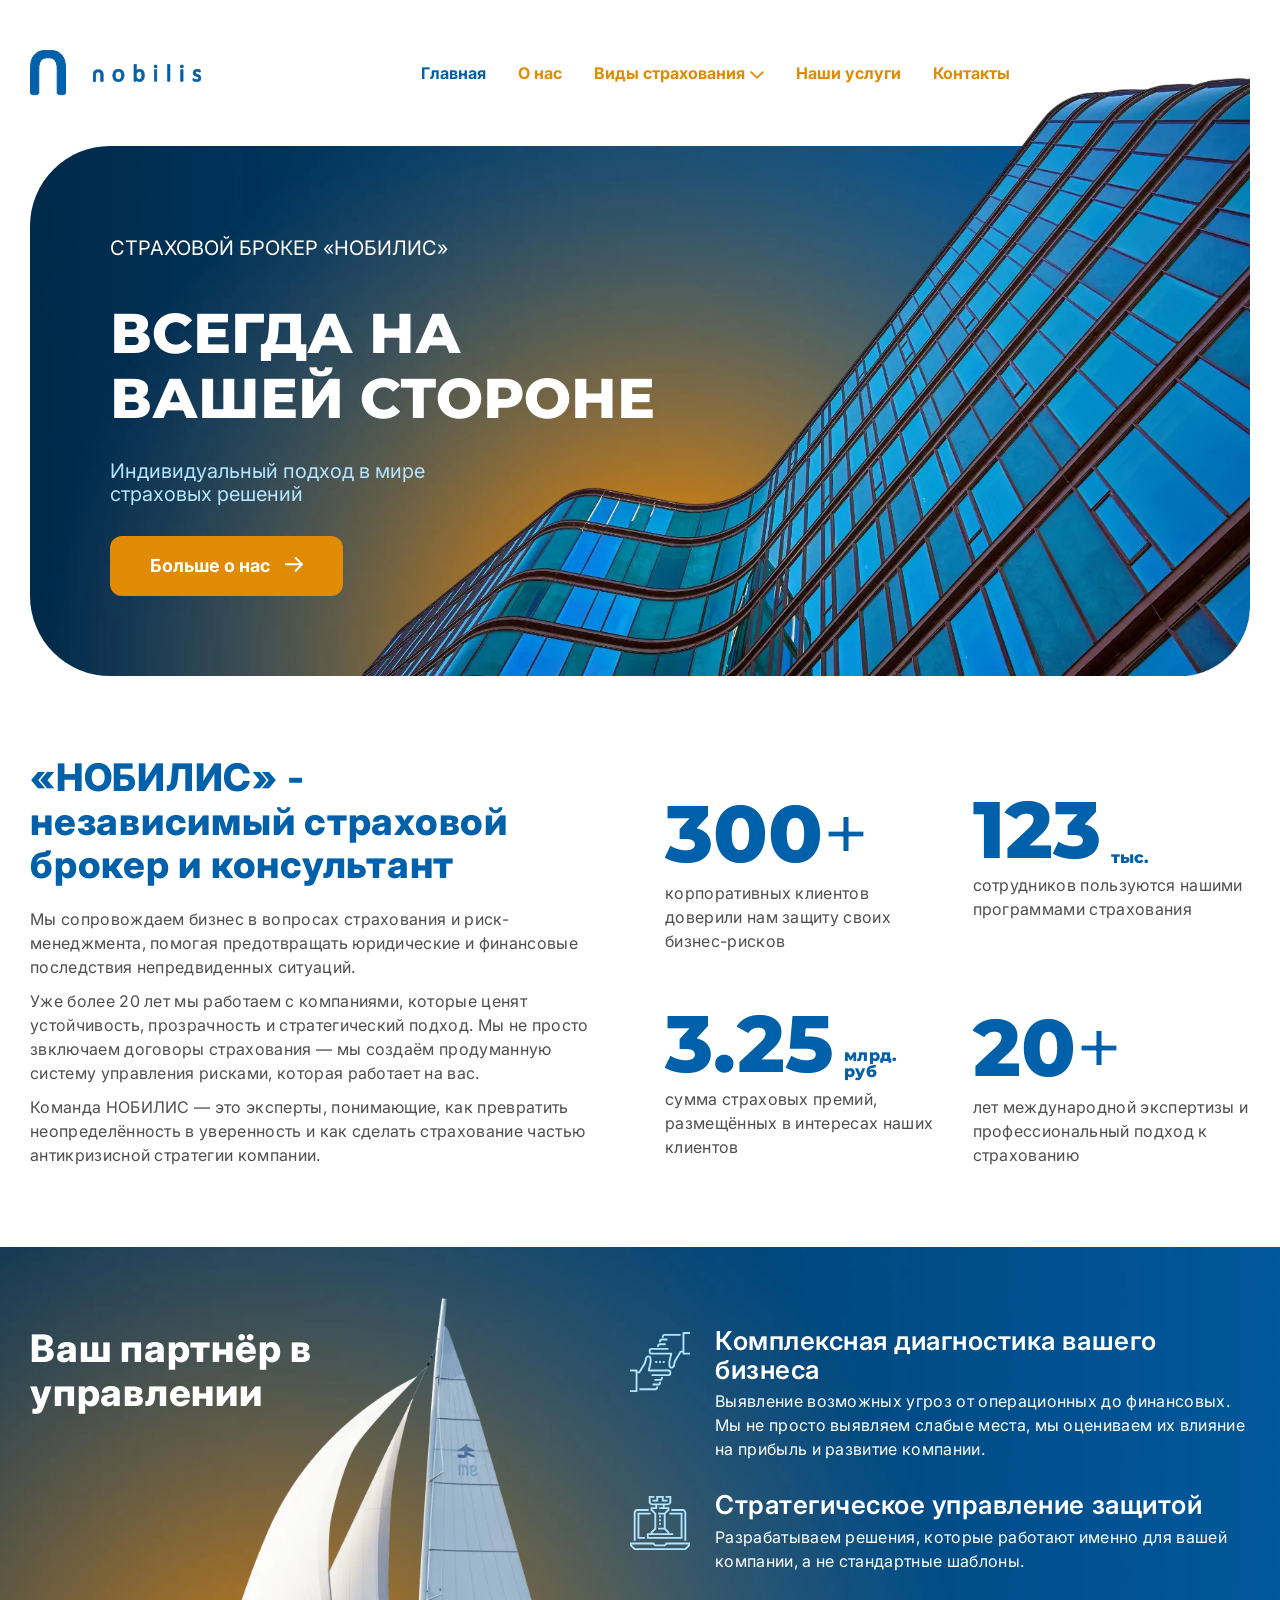
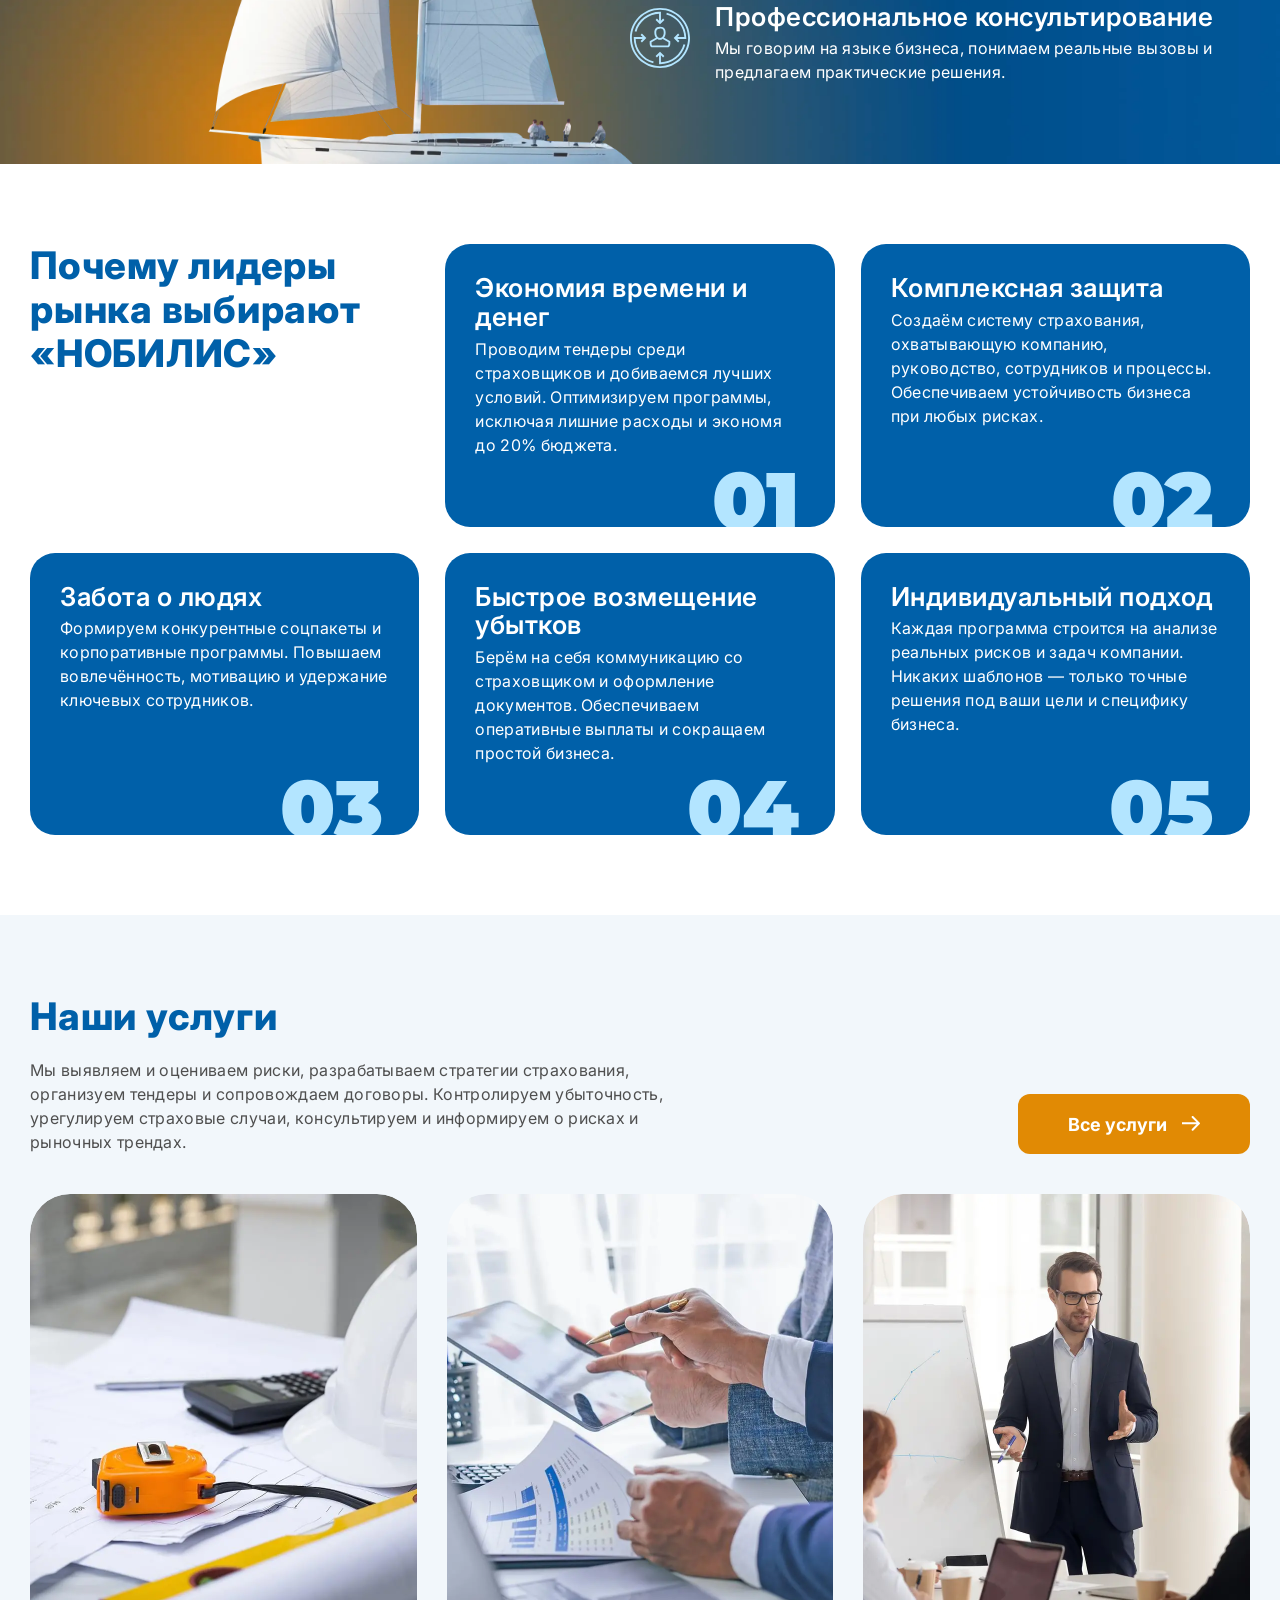
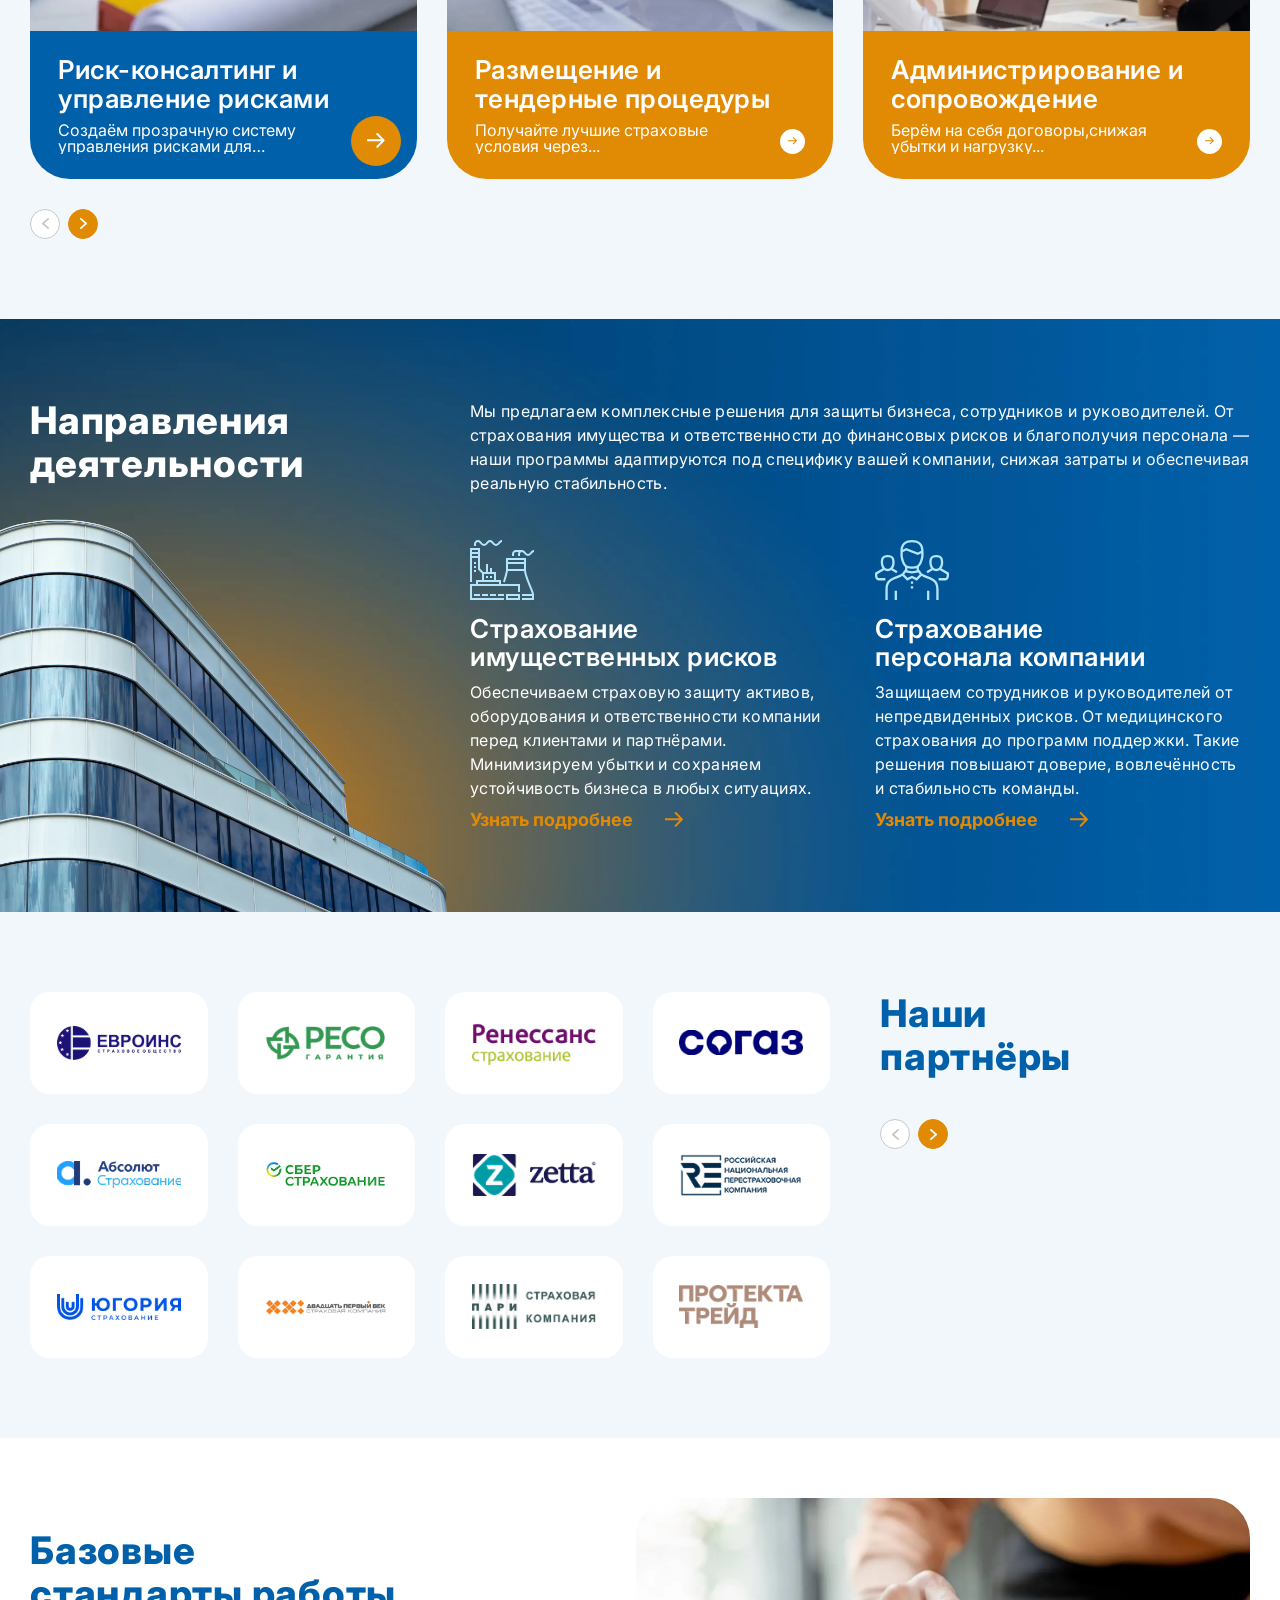
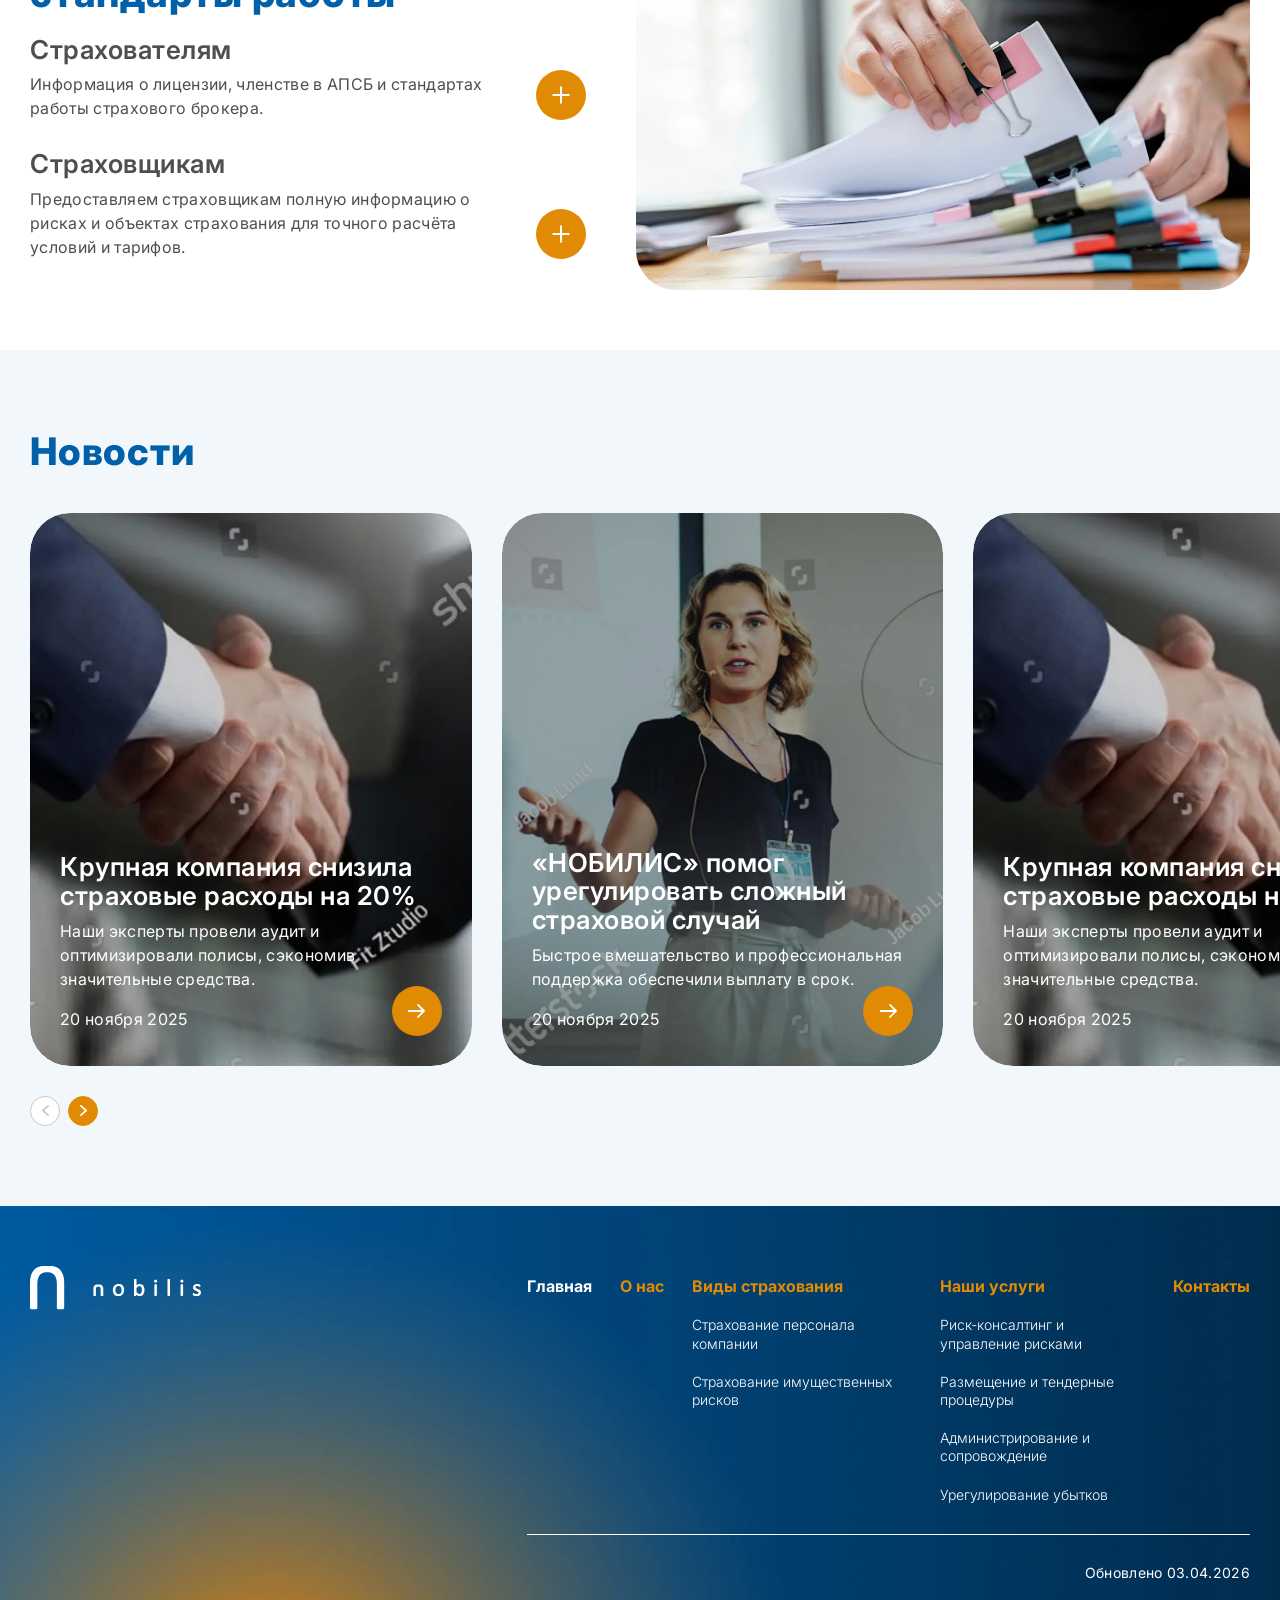
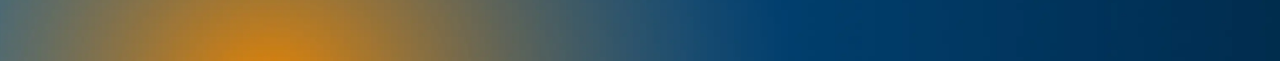
<file: index.html>
<!DOCTYPE html>
<html lang="en">

<head>
	<meta charset="UTF-8">
	<meta name="viewport" content="width=device-width, initial-scale=1.0">
	<meta name="keywords" content="">
	<link rel="stylesheet" href="css/libs.min.css">
	<link rel="stylesheet" href="css/style.min.css">
	<script src="https://api-maps.yandex.ru/2.1/?lang=ru_RU&apikey=9133eb49-3a97-4b2d-90be-6b80a97a5036" type="text/javascript"></script>
	<title>Главная</title>
</head>


<body>
	<div class="wrapper">
		<header class="header">
    <div class="container">
        <div class="header__inner">
            <a class="header__logo" href="index.html">
                <img src="img/logo.svg" alt="">
            </a>
            <ul class="header__list">
                <li><a class="active" href="index.html">Главная</a></li>
                <li><a href="about.html">О нас</a></li>
                <li class="has-dropdown">
                    <a href="#" class="dropdown-show">
                        Виды страхования
                        <span class="dropdown-arrow">
                            <svg width="14" height="8" viewBox="0 0 14 8" fill="none"
                                xmlns="http://www.w3.org/2000/svg">
                                <path d="M7 8L0 1.21555L1.25417 0L7 5.59717L12.7458 0.0282681L14 1.24382L7 8Z"
                                    fill="#E18A04" />
                            </svg>

                        </span>
                    </a>
                    <ul class="dropdown">
                        <li><a href="services2.html">Страхование имущественных рисков</a></li>
                        <li><a href="services3.html">Страхование персонала компании</a></li>
                    </ul>
                </li>
                <li><a href="services.html">Наши услуги</a></li>
                <li><a href="contacts.html">Контакты</a></li>
            </ul>
            <div class="burger">
                <span></span>
                <span></span>
                <span></span>
            </div>
        </div>
    </div>
</header>
		<main class="content">
			<section class="main">
				<div class="container">
					<div class="main__inner">
						<div class="main__desc">
							<div class="main__subtitle">Страховой брокер «Нобилис»</div>
							<h1 class="main__title">всегда на <br> вашей стороне
							</h1>
							<div class="main__text">Индивидуальный подход в мире <br> страховых решений</div>
							<a class="main__btn btn btn-orange" href="">
								<span class="btn-text">Больше о нас</span>
								<span class="btn-icon">
									<svg width="18" height="15" viewBox="0 0 18 15" fill="none" xmlns="http://www.w3.org/2000/svg">
										<path
											d="M17.7071 8.07106C18.0976 7.68054 18.0976 7.04737 17.7071 6.65685L11.3431 0.292885C10.9526 -0.0976396 10.3195 -0.0976396 9.92893 0.292885C9.53841 0.683409 9.53841 1.31657 9.92893 1.7071L15.5858 7.36395L9.92893 13.0208C9.53841 13.4113 9.53841 14.0445 9.92893 14.435C10.3195 14.8255 10.9526 14.8255 11.3431 14.435L17.7071 8.07106ZM0 7.36395V8.36395H17V7.36395V6.36395H0V7.36395Z"
											fill="white" />
									</svg>
								</span>
							</a>
						</div>
						<div class="main__img">
							<img src="img/main-img.webp" alt="">
						</div>
					</div>
				</div>
			</section>
			<section class="info">
				<div class="container">
					<div class="info__inner">
						<div class="info__left">
							<h2 class="info__title h2">«НОБИЛИС» - независимый страховой брокер и консультант</h2>
							<div class="info__text">
								<p>Мы сопровождаем бизнес в вопросах страхования и риск-менеджмента, помогая предотвращать юридические и
									финансовые последствия непредвиденных ситуаций.</p>
								<p>Уже более 20 лет мы работаем с компаниями, которые ценят устойчивость, прозрачность и стратегический
									подход. Мы не просто звключаем договоры страхования — мы создаём продуманную систему управления
									рисками,
									которая работает на вас.</p>
								<p>Команда НОБИЛИС — это эксперты, понимающие, как превратить неопределённость в уверенность и как
									сделать страхование частью антикризисной стратегии компании.</p>
							</div>
						</div>
						<div class="info__right">
							<div class="info__items">
								<div class="info__item">
									<div class="info__item-title">
										<p>300<span class="plus">+</span></p>
									</div>
									<div class="info__item-text">
										<p>корпоративных клиентов доверили нам защиту своих бизнес-рисков</p>
									</div>
								</div>
								<div class="info__item">
									<div class="info__item-title">123 <sup>тыс.</sup></div>
									<div class="info__item-text">
										<p>сотрудников пользуются нашими программами страхования</p>
									</div>
								</div>
								<div class="info__item">
									<div class="info__item-title">3.25 <sup>млрд. <br> руб</sup></div>
									<div class="info__item-text">
										<p>сумма страховых премий, размещённых в интересах наших клиентов</p>
									</div>
								</div>
								<div class="info__item">
									<div class="info__item-title">
										<p>20<span class="plus">+</span></p>
									</div>
									<div class="info__item-text">
										<p>лет международной экспертизы и профессиональный подход к страхованию</p>
									</div>
								</div>
							</div>
						</div>
					</div>
				</div>
			</section>
			<section class="partner">
				<div class="container">
					<div class="partner__inner">
						<h2 class="partner__title h2">Ваш партнёр в <br> управлении</h2>
						<div class="partner__items">
							<div class="partner__item">
								<div class="partner__item-icon">
									<img src="img/partner-icon.svg" alt="">
								</div>
								<div class="partner__item-desc">
									<div class="partner__item-title text26">Комплексная диагностика вашего бизнеса</div>
									<div class="partner__item-text">Выявление возможных угроз от операционных до финансовых. Мы не просто
										выявляем слабые места, мы оцениваем их влияние на прибыль и развитие компании.</div>
								</div>
							</div>
							<div class="partner__item">
								<div class="partner__item-icon">
									<img src="img/partner-icon2.svg" alt="">
								</div>
								<div class="partner__item-desc">
									<div class="partner__item-title text26">Стратегическое управление защитой</div>
									<div class="partner__item-text">Разрабатываем решения, которые работают именно для вашей компании, а
										не стандартные шаблоны.</div>
								</div>
							</div>
							<div class="partner__item">
								<div class="partner__item-icon">
									<img src="img/partner-icon3.svg" alt="">
								</div>
								<div class="partner__item-desc">
									<div class="partner__item-title text26">Профессиональное консультирование</div>
									<div class="partner__item-text">Мы говорим на языке бизнеса, понимаем реальные вызовы и предлагаем
										практические решения.</div>
								</div>
							</div>
						</div>
						<div class="partner__img">
							<img src="img/partner-img--1.webp" alt="">
						</div>
					</div>
				</div>
			</section>
			<section class="advantages">
				<div class="container">
					<div class="advantages__inner">
						<div class="advantages__items">
							<div class="advantages__item">
								<h2 class="advantages__title h2">Почему лидеры <br> рынка выбирают <br> «НОБИЛИС»</h2>
							</div>
							<div class="advantages__item">
								<div class="advantages__item-title text26">Экономия времени и денег</div>
								<div class="advantages__item-text">Проводим тендеры среди страховщиков и добиваемся лучших условий.
									Оптимизируем программы, исключая лишние расходы и экономя до 20% бюджета.</div>
								<div class="advantages__item-number">01</div>
							</div>
							<div class="advantages__item">
								<div class="advantages__item-title text26">Комплексная защита</div>
								<div class="advantages__item-text">Создаём систему страхования, охватывающую компанию, руководство,
									сотрудников и процессы. Обеспечиваем устойчивость бизнеса при любых рисках.</div>
								<div class="advantages__item-number">02</div>
							</div>
							<div class="advantages__item">
								<div class="advantages__item-title text26">Забота о людях</div>
								<div class="advantages__item-text">Формируем конкурентные соцпакеты и корпоративные программы. Повышаем
									вовлечённость, мотивацию и удержание ключевых сотрудников.</div>
								<div class="advantages__item-number">03</div>
							</div>
							<div class="advantages__item">
								<div class="advantages__item-title text26">Быстрое возмещение убытков</div>
								<div class="advantages__item-text">Берём на себя коммуникацию со страховщиком и оформление документов.
									Обеспечиваем оперативные выплаты и сокращаем простой бизнеса.</div>
								<div class="advantages__item-number">04</div>
							</div>
							<div class="advantages__item">
								<div class="advantages__item-title text26">Индивидуальный подход</div>
								<div class="advantages__item-text">Каждая программа строится на анализе реальных рисков и задач
									компании. Никаких шаблонов — только точные решения под ваши цели и специфику бизнеса.</div>
								<div class="advantages__item-number">05</div>
							</div>
						</div>
					</div>
				</div>
			</section>
			<section class="services">
				<div class="container">
					<div class="services__inner">
						<div class="services-top">
							<div class="services__group">
								<h2 class="services__title h2">Наши услуги</h2>
								<div class="services__text">Мы выявляем и оцениваем риски, разрабатываем стратегии страхования,
									организуем тендеры и сопровождаем договоры. Контролируем убыточность, урегулируем страховые случаи,
									консультируем и информируем о рисках и рыночных трендах.</div>
							</div>
							<a class="services__btn btn btn-orange" href="">
								<span class="btn-text">Все услуги</span>
								<span class="btn-icon">
									<svg width="18" height="15" viewBox="0 0 18 15" fill="none" xmlns="http://www.w3.org/2000/svg">
										<path
											d="M17.7071 8.07106C18.0976 7.68054 18.0976 7.04737 17.7071 6.65685L11.3431 0.292885C10.9526 -0.0976396 10.3195 -0.0976396 9.92893 0.292885C9.53841 0.683409 9.53841 1.31657 9.92893 1.7071L15.5858 7.36395L9.92893 13.0208C9.53841 13.4113 9.53841 14.0445 9.92893 14.435C10.3195 14.8255 10.9526 14.8255 11.3431 14.435L17.7071 8.07106ZM0 7.36395V8.36395H17V7.36395V6.36395H0V7.36395Z"
											fill="white"></path>
									</svg>
								</span>
							</a>
						</div>
						<div class="services__slider">
							<div class="swiper mySwiper">
								<div class="swiper-wrapper">
									<div class="swiper-slide service-card">
										<div class="service-card__wrap">
											<a href="" class="service-card__img">
												<img src="img/services-img.webp" alt="">
											</a>
											<div class="service-card__desc">
												<a class="service-card__title text26" href="">Риск-консалтинг и <br> управление рисками</a>
												<div class="service-card__group">
													<div class="service-card__text">Создаём прозрачную систему управления рисками для уверенных
														решений бизнеса.</div>
													<a class="service-card__btn" href="">
														<svg width="9" height="8" viewBox="0 0 9 8" fill="none" xmlns="http://www.w3.org/2000/svg">
															<path
																d="M8.68689 4.03544C8.88215 3.84018 8.88215 3.52359 8.68689 3.32833L5.50491 0.146351C5.30964 -0.0489113 4.99306 -0.0489113 4.7978 0.146351C4.60254 0.341613 4.60254 0.658195 4.7978 0.853458L7.62623 3.68188L4.7978 6.51031C4.60254 6.70557 4.60254 7.02216 4.7978 7.21742C4.99306 7.41268 5.30964 7.41268 5.50491 7.21742L8.68689 4.03544ZM0 3.68188V4.18188H8.33333V3.68188V3.18188H0V3.68188Z"
																fill="#E18A04" />
														</svg>
													</a>
												</div>
											</div>
										</div>
									</div>
									<div class="swiper-slide service-card">
										<div class="service-card__wrap">
											<a href="" class="service-card__img">
												<img src="img/services-img2.webp" alt="">
											</a>
											<div class="service-card__desc">
												<a class="service-card__title text26" href="">Размещение и <br> тендерные процедуры</a>
												<div class="service-card__group">
													<div class="service-card__text">Получайте лучшие страховые условия через...</div>
													<a class="service-card__btn" href="">
														<svg width="9" height="8" viewBox="0 0 9 8" fill="none" xmlns="http://www.w3.org/2000/svg">
															<path
																d="M8.68689 4.03544C8.88215 3.84018 8.88215 3.52359 8.68689 3.32833L5.50491 0.146351C5.30964 -0.0489113 4.99306 -0.0489113 4.7978 0.146351C4.60254 0.341613 4.60254 0.658195 4.7978 0.853458L7.62623 3.68188L4.7978 6.51031C4.60254 6.70557 4.60254 7.02216 4.7978 7.21742C4.99306 7.41268 5.30964 7.41268 5.50491 7.21742L8.68689 4.03544ZM0 3.68188V4.18188H8.33333V3.68188V3.18188H0V3.68188Z"
																fill="#E18A04" />
														</svg>
													</a>
												</div>
											</div>
										</div>
									</div>
									<div class="swiper-slide service-card">
										<div class="service-card__wrap">
											<a href="" class="service-card__img">
												<img src="img/services-img3.webp" alt="">
											</a>
											<div class="service-card__desc">
												<a class="service-card__title text26" href="">Администрирование и сопровождение</a>
												<div class="service-card__group">
													<div class="service-card__text">Берём на себя договоры,снижая убытки и нагрузку...</div>
													<a class="service-card__btn" href="">
														<svg width="9" height="8" viewBox="0 0 9 8" fill="none" xmlns="http://www.w3.org/2000/svg">
															<path
																d="M8.68689 4.03544C8.88215 3.84018 8.88215 3.52359 8.68689 3.32833L5.50491 0.146351C5.30964 -0.0489113 4.99306 -0.0489113 4.7978 0.146351C4.60254 0.341613 4.60254 0.658195 4.7978 0.853458L7.62623 3.68188L4.7978 6.51031C4.60254 6.70557 4.60254 7.02216 4.7978 7.21742C4.99306 7.41268 5.30964 7.41268 5.50491 7.21742L8.68689 4.03544ZM0 3.68188V4.18188H8.33333V3.68188V3.18188H0V3.68188Z"
																fill="#E18A04" />
														</svg>
													</a>
												</div>
											</div>
										</div>
									</div>
									<div class="swiper-slide service-card">
										<div class="service-card__wrap">
											<a href="" class="service-card__img">
												<img src="img/services-img4.webp" alt="">
											</a>
											<div class="service-card__desc">
												<a class="service-card__title text26" href="">Урегулирование <br> убытков</a>
												<div class="service-card__group">
													<div class="service-card__text">Максимальные выплаты без задержек и спорных отказов.</div>
													<a class="service-card__btn" href="">
														<svg width="9" height="8" viewBox="0 0 9 8" fill="none" xmlns="http://www.w3.org/2000/svg">
															<path
																d="M8.68689 4.03544C8.88215 3.84018 8.88215 3.52359 8.68689 3.32833L5.50491 0.146351C5.30964 -0.0489113 4.99306 -0.0489113 4.7978 0.146351C4.60254 0.341613 4.60254 0.658195 4.7978 0.853458L7.62623 3.68188L4.7978 6.51031C4.60254 6.70557 4.60254 7.02216 4.7978 7.21742C4.99306 7.41268 5.30964 7.41268 5.50491 7.21742L8.68689 4.03544ZM0 3.68188V4.18188H8.33333V3.68188V3.18188H0V3.68188Z"
																fill="#E18A04" />
														</svg>
													</a>
												</div>
											</div>
										</div>
									</div>
								</div>
							</div>
						</div>
						<div class="slider-nav">
							<div class="swiper-button-prev">
								<svg width="7" height="11" viewBox="0 0 7 11" fill="none" xmlns="http://www.w3.org/2000/svg">
									<path
										d="M2.2423 5.50074L6.68586 9.38027C6.86322 9.53636 6.97432 9.75973 6.99483 10.0015C7.01534 10.2432 6.94358 10.4836 6.79527 10.67C6.64696 10.8564 6.43419 10.9737 6.20355 10.9961C5.97291 11.0185 5.7432 10.9442 5.56472 10.7895L0.314475 6.20538C0.216029 6.1192 0.136841 6.01143 0.0825019 5.88968C0.0281631 5.76792 -7.03515e-07 5.63515 -7.2114e-07 5.50074C-7.38766e-07 5.36634 0.028163 5.23357 0.0825018 5.11181C0.13684 4.99006 0.216029 4.88229 0.314475 4.79611L5.56472 0.211987C5.74312 0.0565598 5.97311 -0.0183151 6.20416 0.00381007C6.43522 0.0259343 6.64845 0.14325 6.797 0.329984C6.94556 0.516718 7.0173 0.7576 6.99646 0.999716C6.97562 1.24183 6.8639 1.46538 6.68586 1.62125L2.2423 5.50074Z"
										fill="white" />
								</svg>
							</div>
							<div class="swiper-button-next">
								<svg width="7" height="11" viewBox="0 0 7 11" fill="none" xmlns="http://www.w3.org/2000/svg">
									<path
										d="M2.2423 5.50074L6.68586 9.38027C6.86322 9.53636 6.97432 9.75973 6.99483 10.0015C7.01534 10.2432 6.94358 10.4836 6.79527 10.67C6.64696 10.8564 6.43419 10.9737 6.20355 10.9961C5.97291 11.0185 5.7432 10.9442 5.56472 10.7895L0.314475 6.20538C0.216029 6.1192 0.136841 6.01143 0.0825019 5.88968C0.0281631 5.76792 -7.03515e-07 5.63515 -7.2114e-07 5.50074C-7.38766e-07 5.36634 0.028163 5.23357 0.0825018 5.11181C0.13684 4.99006 0.216029 4.88229 0.314475 4.79611L5.56472 0.211987C5.74312 0.0565598 5.97311 -0.0183151 6.20416 0.00381007C6.43522 0.0259343 6.64845 0.14325 6.797 0.329984C6.94556 0.516718 7.0173 0.7576 6.99646 0.999716C6.97562 1.24183 6.8639 1.46538 6.68586 1.62125L2.2423 5.50074Z"
										fill="white" />
								</svg>
							</div>
						</div>
					</div>
				</div>
			</section>
			<section class="areas">
				<div class="container">
					<div class="areas__inner">
						<h2 class="areas__title h2">Направления <br> деятельности</h2>
						<div class="areas__group">
							<div class="areas__text">
								<p>
									Мы предлагаем комплексные решения для защиты бизнеса, сотрудников и руководителей. От страхования
									имущества и
									ответственности до финансовых рисков и благополучия персонала — наши программы адаптируются под
									специфику вашей
									компании, снижая затраты и обеспечивая реальную стабильность.
								</p>
							</div>
							<div class="areas__items">
								<div class="areas__item">
									<div class="areas__item-icon">
										<img src="img/areas-icon.svg" alt="">
									</div>
									<div class="areas__item-title text26">Страхование <br> имущественных рисков</div>
									<div class="areas__item-text">
										<p>
											Обеспечиваем страховую защиту активов, оборудования и ответственности компании перед клиентами и
											партнёрами.
											Минимизируем убытки и сохраняем устойчивость бизнеса в любых ситуациях.
										</p>
									</div>
									<a href="" class="areas__item-link">
										Узнать подробнее
										<svg width="18" height="15" viewBox="0 0 18 15" fill="none" xmlns="http://www.w3.org/2000/svg">
											<path
												d="M17.7071 8.07088C18.0976 7.68035 18.0976 7.04719 17.7071 6.65666L11.3431 0.292702C10.9526 -0.0978227 10.3195 -0.0978227 9.92893 0.292702C9.53841 0.683226 9.53841 1.31639 9.92893 1.70692L15.5858 7.36377L9.92893 13.0206C9.53841 13.4111 9.53841 14.0443 9.92893 14.4348C10.3195 14.8254 10.9526 14.8254 11.3431 14.4348L17.7071 8.07088ZM0 7.36377V8.36377H17V7.36377V6.36377H0V7.36377Z"
												fill="#E18A04" />
										</svg>
									</a>
								</div>
								<div class="areas__item">
									<div class="areas__item-icon">
										<img src="img/areas-icon2.svg" alt="">
									</div>
									<div class="areas__item-title text26">Страхование <br> персонала компании</div>
									<div class="areas__item-text">
										<p>
											Защищаем сотрудников и руководителей от непредвиденных рисков. От медицинского страхования до
											программ поддержки. Такие
											решения повышают доверие, вовлечённость и стабильность команды.
										</p>
									</div>
									<a href="" class="areas__item-link">
										Узнать подробнее
										<svg width="18" height="15" viewBox="0 0 18 15" fill="none" xmlns="http://www.w3.org/2000/svg">
											<path
												d="M17.7071 8.07088C18.0976 7.68035 18.0976 7.04719 17.7071 6.65666L11.3431 0.292702C10.9526 -0.0978227 10.3195 -0.0978227 9.92893 0.292702C9.53841 0.683226 9.53841 1.31639 9.92893 1.70692L15.5858 7.36377L9.92893 13.0206C9.53841 13.4111 9.53841 14.0443 9.92893 14.4348C10.3195 14.8254 10.9526 14.8254 11.3431 14.4348L17.7071 8.07088ZM0 7.36377V8.36377H17V7.36377V6.36377H0V7.36377Z"
												fill="#E18A04" />
										</svg>
									</a>
								</div>
							</div>
						</div>
					</div>
				</div>
				<div class="areas__img">
					<img src="img/areas-img.webp" alt="">
				</div>
			</section>
			<section class="partners">
				<div class="container">
					<div class="partners__inner">
						<div class="partners__group">
							<h2 class="partners__title h2">Наши <br> партнёры</h2>
							<div class="slider-nav">
								<div class="swiper-button-prev">
									<svg width="7" height="11" viewBox="0 0 7 11" fill="none" xmlns="http://www.w3.org/2000/svg">
										<path
											d="M2.2423 5.50074L6.68586 9.38027C6.86322 9.53636 6.97432 9.75973 6.99483 10.0015C7.01534 10.2432 6.94358 10.4836 6.79527 10.67C6.64696 10.8564 6.43419 10.9737 6.20355 10.9961C5.97291 11.0185 5.7432 10.9442 5.56472 10.7895L0.314475 6.20538C0.216029 6.1192 0.136841 6.01143 0.0825019 5.88968C0.0281631 5.76792 -7.03515e-07 5.63515 -7.2114e-07 5.50074C-7.38766e-07 5.36634 0.028163 5.23357 0.0825018 5.11181C0.13684 4.99006 0.216029 4.88229 0.314475 4.79611L5.56472 0.211987C5.74312 0.0565598 5.97311 -0.0183151 6.20416 0.00381007C6.43522 0.0259343 6.64845 0.14325 6.797 0.329984C6.94556 0.516718 7.0173 0.7576 6.99646 0.999716C6.97562 1.24183 6.8639 1.46538 6.68586 1.62125L2.2423 5.50074Z"
											fill="white" />
									</svg>
								</div>
								<div class="swiper-button-next">
									<svg width="7" height="11" viewBox="0 0 7 11" fill="none" xmlns="http://www.w3.org/2000/svg">
										<path
											d="M2.2423 5.50074L6.68586 9.38027C6.86322 9.53636 6.97432 9.75973 6.99483 10.0015C7.01534 10.2432 6.94358 10.4836 6.79527 10.67C6.64696 10.8564 6.43419 10.9737 6.20355 10.9961C5.97291 11.0185 5.7432 10.9442 5.56472 10.7895L0.314475 6.20538C0.216029 6.1192 0.136841 6.01143 0.0825019 5.88968C0.0281631 5.76792 -7.03515e-07 5.63515 -7.2114e-07 5.50074C-7.38766e-07 5.36634 0.028163 5.23357 0.0825018 5.11181C0.13684 4.99006 0.216029 4.88229 0.314475 4.79611L5.56472 0.211987C5.74312 0.0565598 5.97311 -0.0183151 6.20416 0.00381007C6.43522 0.0259343 6.64845 0.14325 6.797 0.329984C6.94556 0.516718 7.0173 0.7576 6.99646 0.999716C6.97562 1.24183 6.8639 1.46538 6.68586 1.62125L2.2423 5.50074Z"
											fill="white" />
									</svg>
								</div>
							</div>
						</div>
						<div class="partners__slider">
							<div class="swiper mySwiper">
								<div class="swiper-wrapper">
									<div class="swiper-slide partner-card">
										<img src="img/partner-img2.png" alt="">
									</div>
									<div class="swiper-slide partner-card">
										<img src="img/partner-img3.png" alt="">
									</div>
									<div class="swiper-slide partner-card">
										<img src="img/partner-img4.png" alt="">
									</div>
									<div class="swiper-slide partner-card">
										<img src="img/partner-img5.png" alt="">
									</div>
									<div class="swiper-slide partner-card">
										<img src="img/partner-img6.png" alt="">
									</div>
									<div class="swiper-slide partner-card">
										<img src="img/partner-img7.png" alt="">
									</div>
									<div class="swiper-slide partner-card">
										<img src="img/partner-img8.png" alt="">
									</div>
									<div class="swiper-slide partner-card">
										<img src="img/partner-img9.png" alt="">
									</div>
									<div class="swiper-slide partner-card">
										<img src="img/partner-img10.png" alt="">
									</div>
									<div class="swiper-slide partner-card">
										<img src="img/partner-img11.png" alt="">
									</div>
									<div class="swiper-slide partner-card">
										<img src="img/partner-img12.png" alt="">
									</div>
									<div class="swiper-slide partner-card">
										<img src="img/partner-img13.png" alt="">
									</div>
									<div class="swiper-slide partner-card">
										<img src="img/partner-img14.png" alt="">
									</div>
									<div class="swiper-slide partner-card">
										<img src="img/partner-img15.png" alt="">
									</div>
									<div class="swiper-slide partner-card">
										<img src="img/partner-img16.png" alt="">
									</div>
									<div class="swiper-slide partner-card">
										<img src="img/partner-img17.png" alt="">
									</div>
									<div class="swiper-slide partner-card">
										<img src="img/partner-img18.png" alt="">
									</div>
									<div class="swiper-slide partner-card">
										<img src="img/partner-img19.png" alt="">
									</div>
									<div class="swiper-slide partner-card">
										<img src="img/partner-img20.png" alt="">
									</div>
									<div class="swiper-slide partner-card">
										<img src="img/partner-img21.png" alt="">
									</div>
									<div class="swiper-slide partner-card">
										<img src="img/partner-img22.png" alt="">
									</div>
									<div class="swiper-slide partner-card">
										<img src="img/partner-img23.png" alt="">
									</div>
									<div class="swiper-slide partner-card">
										<img src="img/partner-img24.png" alt="">
									</div>
									<div class="swiper-slide partner-card">
										<img src="img/partner-img25.png" alt="">
									</div>
									<div class="swiper-slide partner-card">
										<img src="img/partner-img26.png" alt="">
									</div>
								</div>
							</div>
						</div>
					</div>
				</div>
			</section>
			<section class="faq">
				<div class="container">
					<div class="faq__inner">
						<div class="faq__desc">
							<h2 class="faq__title h2">Базовые <br> стандарты работы</h2>
							<div class="faq__items">
								<div class="item">
									<div class="item-show">
										<div class="item-group">
											<div class="item-title text26">Страхователям</div>
											<div class="item-subtitle">Информация о лицензии, членстве в АПСБ и стандартах работы страхового
												брокера.</div>
										</div>
										<div class="item-btn"></div>
									</div>
									<div class="item-hidden">
										<div class="item-text">
											<p>
												ООО «Нобилис Страховые Брокеры» осуществляет деятельность и оказывает услуги в соответствии с
												Законом РФ «Об организации страхового дела в Российской Федерации», Федеральным законом от
												13.07.2014 № 223-ФЗ «О саморегулируемых организациях в сфере финансового рынка и о внесении
												изменений в статьи 2 и 6 Федерального закона «О внесении изменений в отдельные законодательные
												акты Российской Федерации», утвержденными в соответствии с законодательством стандартами
												профессиональной деятельности страховых брокеров.
												<br>
												Информация о компании
												Орган страхового надзора – <a href="">Центральный Банк Российской Федерации.</a>
												ООО «Нобилис Страховые Брокеры» действует на основании <a href="">лицензии ЦБ РФ № 4072 от
													21.04.2023</a> и является членом
												<a href="">Ассоциации Профессиональных Страховых Брокеров (АПСБ).</a>
												<br>
												ООО «Нобилис Страховые брокеры» — независимый страховой посредник, не участвующий в капитале
												какого-либо страховщика (страховщиков) и не осуществляющий страхование в интересах какого-либо
												страховщика (страховщиков). Страховые компании не участвуют в капитале ООО «Нобилис Страховые
												брокеры».
												<br>
												Направить обращение страховому брокеру можно по адресу электронной почты
												office@nobilisbrokers.ru, по телефону +7 495 645 4531 или письменным обращением по почте по
												адресу Москва, 129626, Проспект Мира, 102 стр. 16.
												<br>
												Реквизиты компании
											</p>
										</div>
									</div>
								</div>
								<div class="item">
									<div class="item-show">
										<div class="item-group">
											<div class="item-title text26">Страховщикам</div>
											<div class="item-subtitle">Предоставляем страховщикам полную информацию о рисках и объектах
												страхования для точного расчёта условий и тарифов.</div>
										</div>
										<div class="item-btn"></div>
									</div>
									<div class="item-hidden">
										<div class="item-text">
											<p>Предоставляем страховщикам полную информацию о рисках и объектах страхования для точного
												расчёта условий и тарифов.</p>
											<p>Для формирования и оказания качественных и максимально приспособленных к потребностям клиентов
												условий страхования ООО «Нобилис Страховые брокеры» предоставляет Страховщикам подробную
												информацию о рисках, особенностях объектов страхования, отдельных видах деятельности, структуре
												портфелей по отдельным линиям страхового бизнеса, группам договоров страхования и т.п., в том
												числе, инженерные отчеты, основные показатели экономической деятельности, меры по улучшению
												противопожарной безопасности и условий труда. Мы также готовим обзоры по истории страховых
												случаев и статистику убыточности. По запросу Страховщика мы предоставляем иные информацию и
												документы, связанные с заключением и сопровождением договоров страхования, исполнением
												обязанностей сторонами договора, в порядке и в объеме, которые установлены законодательством
												Российской Федерации и договором между страховщиком и страховым брокером.</p>
										</div>
									</div>
								</div>
							</div>
						</div>
						<div class="faq__img">
							<img src="img/faq-img.webp" alt="">
						</div>
					</div>
				</div>
			</section>
			<section class="news">
				<div class="container">
					<div class="news__inner">
						<h2 class="news__title h2">Новости</h2>
						<div class="news__slider">
							<div class="swiper mySwiper">
								<div class="swiper-wrapper">
									<div class="swiper-slide news-card">
										<a href="" class="news-card__img">
											<img src="img/news-img.webp" alt="">
										</a>
										<div class="news-card__desc">
											<a class="news-card__title text26" href="">Крупная компания снизила страховые расходы на 20%</a>
											<div class="news-card__text">
												<p>Наши эксперты провели аудит и оптимизировали полисы, сэкономив значительные средства.</p>
											</div>
											<div class="news-card__date">20 ноября 2025</div>
											<a class="news-card__btn" href="">
												<svg width="18" height="15" viewBox="0 0 18 15" fill="none" xmlns="http://www.w3.org/2000/svg">
													<path
														d="M17.7071 8.07088C18.0976 7.68035 18.0976 7.04719 17.7071 6.65666L11.3431 0.292702C10.9526 -0.0978227 10.3195 -0.0978227 9.92893 0.292702C9.53841 0.683226 9.53841 1.31639 9.92893 1.70692L15.5858 7.36377L9.92893 13.0206C9.53841 13.4111 9.53841 14.0443 9.92893 14.4348C10.3195 14.8254 10.9526 14.8254 11.3431 14.4348L17.7071 8.07088ZM0 7.36377V8.36377H17V7.36377V6.36377H0V7.36377Z"
														fill="white" />
												</svg>
											</a>
										</div>
									</div>
									<div class="swiper-slide news-card">
										<a href="" class="news-card__img">
											<img src="img/news-img2.webp" alt="">
										</a>
										<div class="news-card__desc">
											<a class="news-card__title text26" href="">«НОБИЛИС» помог урегулировать сложный страховой
												случай</a>
											<div class="news-card__text">
												<p>Быстрое вмешательство и профессиональная поддержка обеспечили выплату в срок.</p>
											</div>
											<div class="news-card__date">20 ноября 2025</div>
											<a class="news-card__btn" href="">
												<svg width="18" height="15" viewBox="0 0 18 15" fill="none" xmlns="http://www.w3.org/2000/svg">
													<path
														d="M17.7071 8.07088C18.0976 7.68035 18.0976 7.04719 17.7071 6.65666L11.3431 0.292702C10.9526 -0.0978227 10.3195 -0.0978227 9.92893 0.292702C9.53841 0.683226 9.53841 1.31639 9.92893 1.70692L15.5858 7.36377L9.92893 13.0206C9.53841 13.4111 9.53841 14.0443 9.92893 14.4348C10.3195 14.8254 10.9526 14.8254 11.3431 14.4348L17.7071 8.07088ZM0 7.36377V8.36377H17V7.36377V6.36377H0V7.36377Z"
														fill="white" />
												</svg>
											</a>
										</div>
									</div>
									<div class="swiper-slide news-card">
										<a href="" class="news-card__img">
											<img src="img/news-img.webp" alt="">
										</a>
										<div class="news-card__desc">
											<a class="news-card__title text26" href="">Крупная компания снизила страховые расходы на 20%</a>
											<div class="news-card__text">
												<p>Наши эксперты провели аудит и оптимизировали полисы, сэкономив значительные средства.</p>
											</div>
											<div class="news-card__date">20 ноября 2025</div>
											<a class="news-card__btn" href="">
												<svg width="18" height="15" viewBox="0 0 18 15" fill="none" xmlns="http://www.w3.org/2000/svg">
													<path
														d="M17.7071 8.07088C18.0976 7.68035 18.0976 7.04719 17.7071 6.65666L11.3431 0.292702C10.9526 -0.0978227 10.3195 -0.0978227 9.92893 0.292702C9.53841 0.683226 9.53841 1.31639 9.92893 1.70692L15.5858 7.36377L9.92893 13.0206C9.53841 13.4111 9.53841 14.0443 9.92893 14.4348C10.3195 14.8254 10.9526 14.8254 11.3431 14.4348L17.7071 8.07088ZM0 7.36377V8.36377H17V7.36377V6.36377H0V7.36377Z"
														fill="white" />
												</svg>
											</a>
										</div>
									</div>
									<div class="swiper-slide news-card">
										<a href="" class="news-card__img">
											<img src="img/news-img2.webp" alt="">
										</a>
										<div class="news-card__desc">
											<a class="news-card__title text26" href="">«НОБИЛИС» помог урегулировать сложный страховой
												случай</a>
											<div class="news-card__text">
												<p>Быстрое вмешательство и профессиональная поддержка обеспечили выплату в срок.</p>
											</div>
											<div class="news-card__date">20 ноября 2025</div>
											<a class="news-card__btn" href="">
												<svg width="18" height="15" viewBox="0 0 18 15" fill="none" xmlns="http://www.w3.org/2000/svg">
													<path
														d="M17.7071 8.07088C18.0976 7.68035 18.0976 7.04719 17.7071 6.65666L11.3431 0.292702C10.9526 -0.0978227 10.3195 -0.0978227 9.92893 0.292702C9.53841 0.683226 9.53841 1.31639 9.92893 1.70692L15.5858 7.36377L9.92893 13.0206C9.53841 13.4111 9.53841 14.0443 9.92893 14.4348C10.3195 14.8254 10.9526 14.8254 11.3431 14.4348L17.7071 8.07088ZM0 7.36377V8.36377H17V7.36377V6.36377H0V7.36377Z"
														fill="white" />
												</svg>
											</a>
										</div>
									</div>
									<div class="swiper-slide news-card">
										<a href="" class="news-card__img">
											<img src="img/news-img.webp" alt="">
										</a>
										<div class="news-card__desc">
											<a class="news-card__title text26" href="">Крупная компания снизила страховые расходы на 20%</a>
											<div class="news-card__text">
												<p>Наши эксперты провели аудит и оптимизировали полисы, сэкономив значительные средства.</p>
											</div>
											<div class="news-card__date">20 ноября 2025</div>
											<a class="news-card__btn" href="">
												<svg width="18" height="15" viewBox="0 0 18 15" fill="none" xmlns="http://www.w3.org/2000/svg">
													<path
														d="M17.7071 8.07088C18.0976 7.68035 18.0976 7.04719 17.7071 6.65666L11.3431 0.292702C10.9526 -0.0978227 10.3195 -0.0978227 9.92893 0.292702C9.53841 0.683226 9.53841 1.31639 9.92893 1.70692L15.5858 7.36377L9.92893 13.0206C9.53841 13.4111 9.53841 14.0443 9.92893 14.4348C10.3195 14.8254 10.9526 14.8254 11.3431 14.4348L17.7071 8.07088ZM0 7.36377V8.36377H17V7.36377V6.36377H0V7.36377Z"
														fill="white" />
												</svg>
											</a>
										</div>
									</div>
									<div class="swiper-slide news-card">
										<a href="" class="news-card__img">
											<img src="img/news-img2.webp" alt="">
										</a>
										<div class="news-card__desc">
											<a class="news-card__title text26" href="">«НОБИЛИС» помог урегулировать сложный страховой
												случай</a>
											<div class="news-card__text">
												<p>Быстрое вмешательство и профессиональная поддержка обеспечили выплату в срок.</p>
											</div>
											<div class="news-card__date">20 ноября 2025</div>
											<a class="news-card__btn" href="">
												<svg width="18" height="15" viewBox="0 0 18 15" fill="none" xmlns="http://www.w3.org/2000/svg">
													<path
														d="M17.7071 8.07088C18.0976 7.68035 18.0976 7.04719 17.7071 6.65666L11.3431 0.292702C10.9526 -0.0978227 10.3195 -0.0978227 9.92893 0.292702C9.53841 0.683226 9.53841 1.31639 9.92893 1.70692L15.5858 7.36377L9.92893 13.0206C9.53841 13.4111 9.53841 14.0443 9.92893 14.4348C10.3195 14.8254 10.9526 14.8254 11.3431 14.4348L17.7071 8.07088ZM0 7.36377V8.36377H17V7.36377V6.36377H0V7.36377Z"
														fill="white" />
												</svg>
											</a>
										</div>
									</div>
								</div>
							</div>
							<div class="slider-nav">
								<div class="swiper-button-prev">
									<svg width="7" height="11" viewBox="0 0 7 11" fill="none" xmlns="http://www.w3.org/2000/svg">
										<path
											d="M2.2423 5.50074L6.68586 9.38027C6.86322 9.53636 6.97432 9.75973 6.99483 10.0015C7.01534 10.2432 6.94358 10.4836 6.79527 10.67C6.64696 10.8564 6.43419 10.9737 6.20355 10.9961C5.97291 11.0185 5.7432 10.9442 5.56472 10.7895L0.314475 6.20538C0.216029 6.1192 0.136841 6.01143 0.0825019 5.88968C0.0281631 5.76792 -7.03515e-07 5.63515 -7.2114e-07 5.50074C-7.38766e-07 5.36634 0.028163 5.23357 0.0825018 5.11181C0.13684 4.99006 0.216029 4.88229 0.314475 4.79611L5.56472 0.211987C5.74312 0.0565598 5.97311 -0.0183151 6.20416 0.00381007C6.43522 0.0259343 6.64845 0.14325 6.797 0.329984C6.94556 0.516718 7.0173 0.7576 6.99646 0.999716C6.97562 1.24183 6.8639 1.46538 6.68586 1.62125L2.2423 5.50074Z"
											fill="white" />
									</svg>
								</div>
								<div class="swiper-button-next">
									<svg width="7" height="11" viewBox="0 0 7 11" fill="none" xmlns="http://www.w3.org/2000/svg">
										<path
											d="M2.2423 5.50074L6.68586 9.38027C6.86322 9.53636 6.97432 9.75973 6.99483 10.0015C7.01534 10.2432 6.94358 10.4836 6.79527 10.67C6.64696 10.8564 6.43419 10.9737 6.20355 10.9961C5.97291 11.0185 5.7432 10.9442 5.56472 10.7895L0.314475 6.20538C0.216029 6.1192 0.136841 6.01143 0.0825019 5.88968C0.0281631 5.76792 -7.03515e-07 5.63515 -7.2114e-07 5.50074C-7.38766e-07 5.36634 0.028163 5.23357 0.0825018 5.11181C0.13684 4.99006 0.216029 4.88229 0.314475 4.79611L5.56472 0.211987C5.74312 0.0565598 5.97311 -0.0183151 6.20416 0.00381007C6.43522 0.0259343 6.64845 0.14325 6.797 0.329984C6.94556 0.516718 7.0173 0.7576 6.99646 0.999716C6.97562 1.24183 6.8639 1.46538 6.68586 1.62125L2.2423 5.50074Z"
											fill="white" />
									</svg>
								</div>
							</div>
						</div>
					</div>
				</div>
			</section>
		</main>
		<footer class="footer">
    <div class="container">
        <div class="footer__inner">
            <a class="footer__logo" href="index.html">
                <img src="img/logo2.svg" alt="">
            </a>
            <div class="footer__group">
                <ul class="footer__list">
                    <li><a class="active" href="index.html">Главная</a></li>
                    <li><a href="about.html">О нас</a></li>
                    <li>
                        <a href="services7.html">Виды страхования</a>
                        <ul>
                            <li><a href="services3.html">Страхование персонала <br> компании</a></li>
                            <li><a href="services2.html">Страхование имущественных рисков</a></li>
                        </ul>
                    </li>
                    <li>
                        <a href="services.html">Наши услуги</a>
                        <ul style="max-width: 205px">
                            <li><a href="services5.html">Риск-консалтинг и управление рисками</a></li>
                            <li><a href="services4.html">Размещение и тендерные процедуры</a></li>
                            <li><a href="services6.html">Администрирование и сопровождение</a></li>
                            <li><a href="services7.html">Урегулирование убытков</a></li>
                        </ul>
                    </li>
                    <li><a href="contacts.html">Контакты</a></li>
                </ul>
                <div class="footer__text">Обновлено 03.04.2026</div>
            </div>
        </div>
    </div>
</footer>
	</div>
	<script src="js/libs.min.js"></script>
<script src="js/main.min.js"></script>

</body>

</html>
</file>
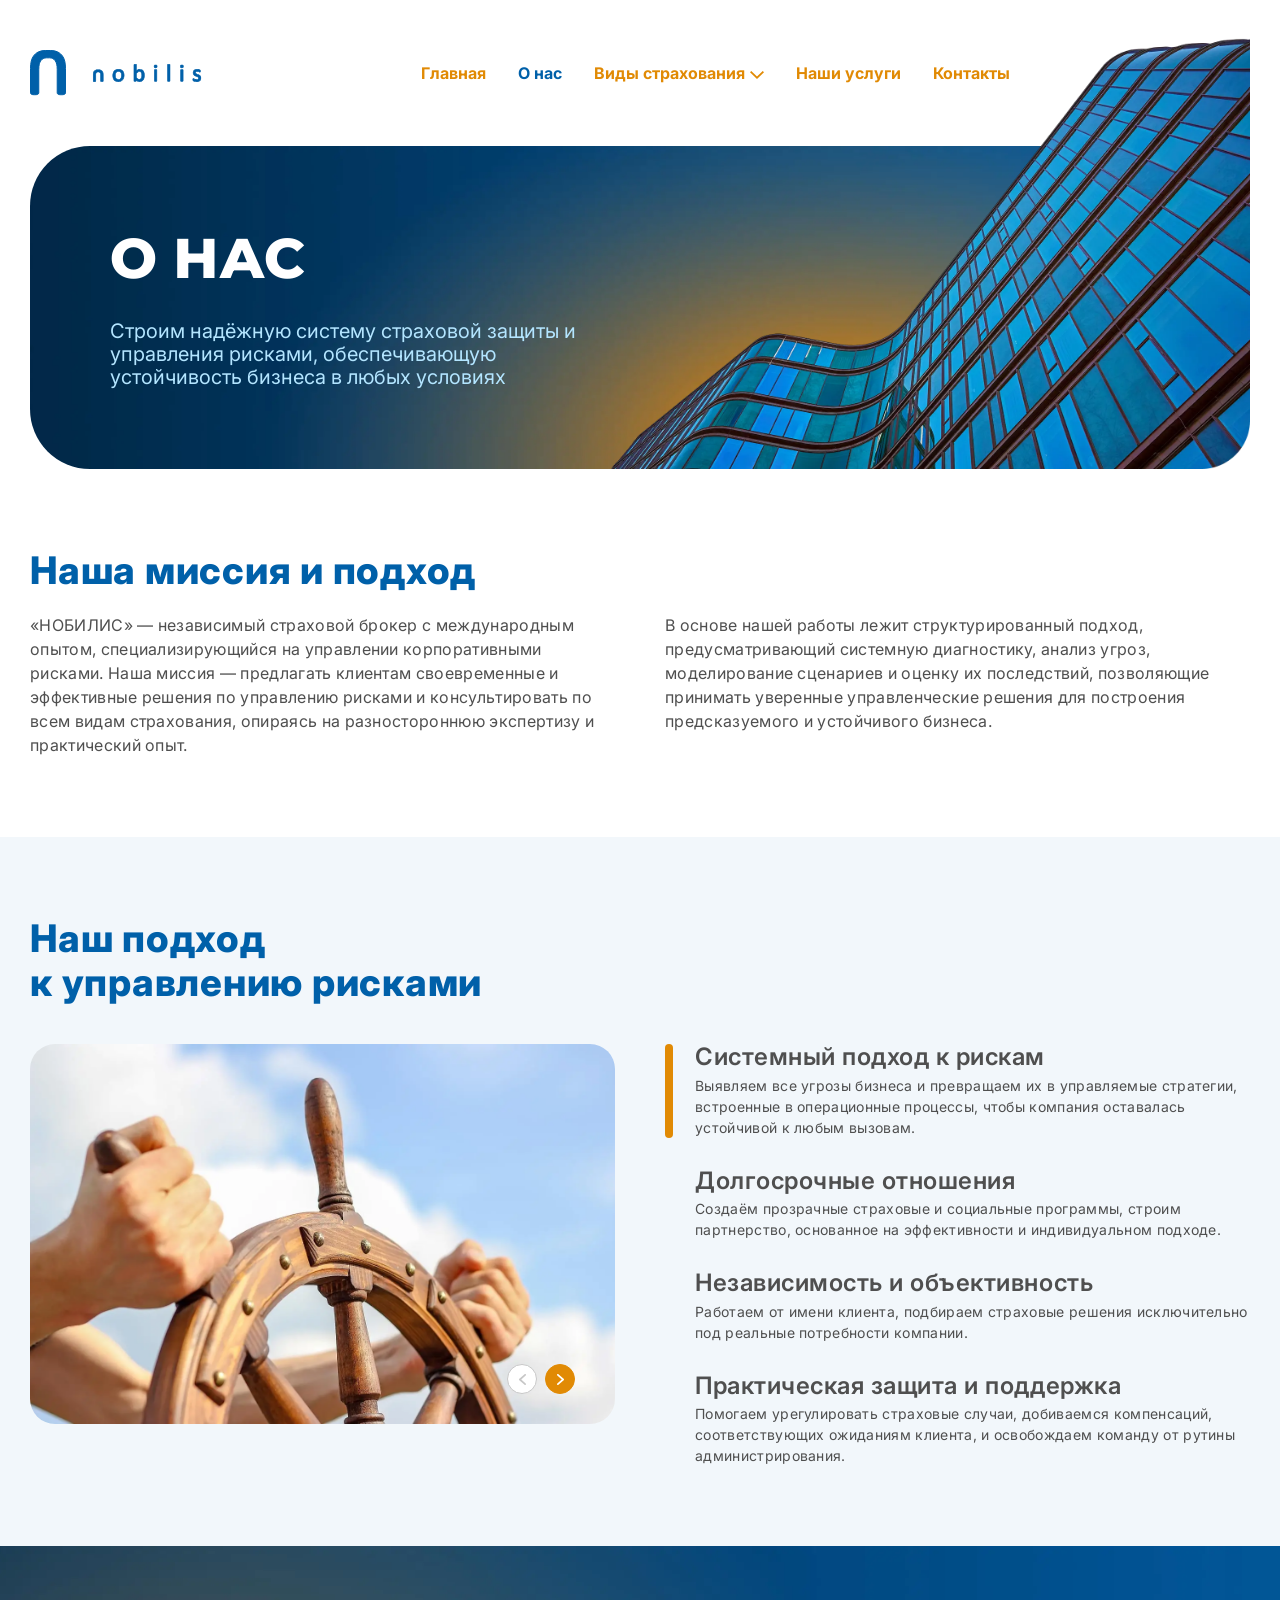
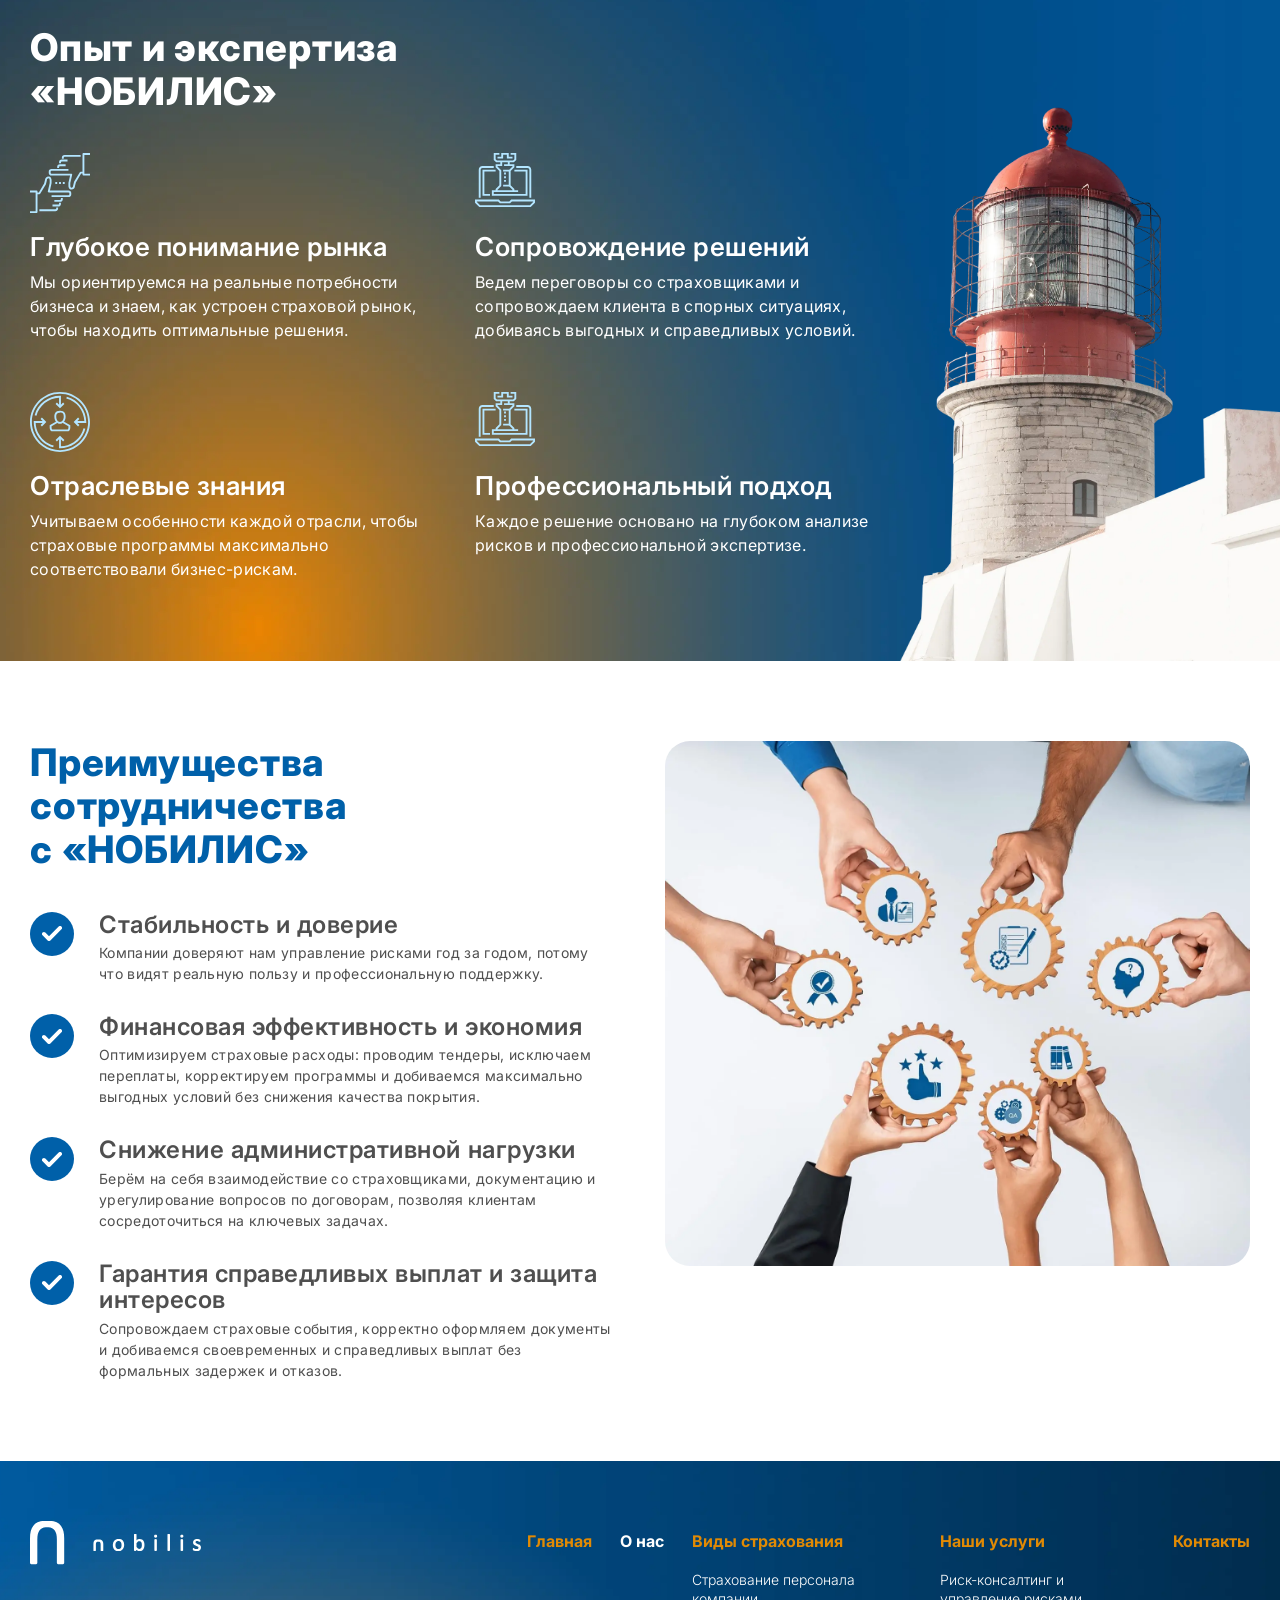
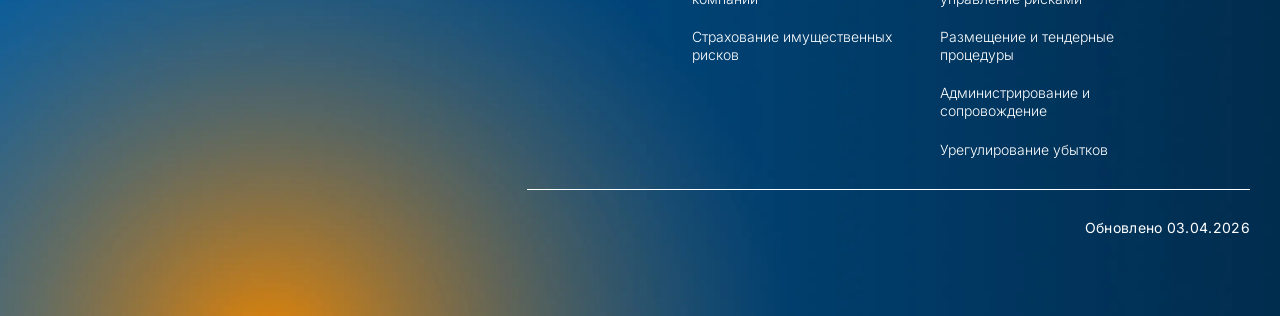
<file: about.html>
<!DOCTYPE html>
<html lang="en">

<head>
	<meta charset="UTF-8">
	<meta name="viewport" content="width=device-width, initial-scale=1.0">
	<meta name="keywords" content="">
	<link rel="stylesheet" href="css/libs.min.css">
	<link rel="stylesheet" href="css/style.min.css">
	<script src="https://api-maps.yandex.ru/2.1/?lang=ru_RU&apikey=9133eb49-3a97-4b2d-90be-6b80a97a5036" type="text/javascript"></script>
	<title>О нас</title>
</head>


<body>
	<div class="wrapper">
		<header class="header">
			<div class="container">
				<div class="header__inner">
					<a class="header__logo" href="index.html">
						<img src="img/logo.svg" alt="">
					</a>
					<ul class="header__list">
						<li><a href="index.html">Главная</a></li>
						<li><a class="active" href="about.html">О нас</a></li>
						<li class="has-dropdown">
							<a href="#" class="dropdown-show">
								Виды страхования
								<span class="dropdown-arrow">
									<svg width="14" height="8" viewBox="0 0 14 8" fill="none" xmlns="http://www.w3.org/2000/svg">
										<path d="M7 8L0 1.21555L1.25417 0L7 5.59717L12.7458 0.0282681L14 1.24382L7 8Z" fill="#E18A04" />
									</svg>

								</span>
							</a>
							<ul class="dropdown">
								<li><a href="services2.html">Страхование имущественных рисков</a></li>
								<li><a href="services3.html">Страхование персонала компании</a></li>
							</ul>
						</li>
						<li><a href="services.html">Наши услуги</a></li>
						<li><a href="contacts.html">Контакты</a></li>
					</ul>
					<div class="burger">
						<span></span>
						<span></span>
						<span></span>
					</div>
				</div>
			</div>
		</header>
		<main class="content">
			<section class="main main--about">
				<div class="container">
					<div class="main__inner">
						<div class="main__desc">
							<h1 class="main__title">О НАС</h1>
							<div class="main__text">Строим надёжную систему страховой защиты и управления рисками, обеспечивающую
								устойчивость бизнеса в любых условиях</div>
						</div>
						<div class="main__img">
							<img src="img/main-img--2.webp" alt="">
						</div>
					</div>
				</div>
			</section>
			<section class="mission">
				<div class="container">
					<div class="mission__inner">
						<h2 class="mission__title h2">Наша миссия и подход</h2>
						<div class="mission__text">
							<p>«НОБИЛИС» — независимый страховой брокер с международным опытом, специализирующийся на управлении
								корпоративными рисками. Наша миссия — предлагать клиентам своевременные и эффективные решения по
								управлению рисками и консультировать по всем видам страхования, опираясь на разностороннюю экспертизу и
								практический опыт.</p>
							<p>
								В основе нашей работы лежит структурированный подход, предусматривающий системную диагностику, анализ
								угроз,
								моделирование сценариев и оценку их последствий, позволяющие принимать уверенные управленческие решения
								для построения
								предсказуемого и устойчивого бизнеса.
							</p>
						</div>
					</div>
				</div>
			</section>
			<section class="risks">
				<div class="container">
					<div class="risks__inner">
						<h2 class="risks__title h2">Наш подход <br> к управлению рисками</h2>
						<div class="risks__sliders">
							<div class="images-slider swiper mySwiper2">
								<div class="swiper-wrapper">
									<div class="swiper-slide">
										<img src="img/risks-img.webp" alt="">
									</div>
									<div class="swiper-slide">
										<img src="img/risks-img2.webp" alt="">
									</div>
									<div class="swiper-slide">
										<img src="img/risks-img3.webp" alt="">
									</div>
									<div class="swiper-slide">
										<img src="img/risks-img4.webp" alt="">
									</div>
								</div>
								<div class="slider-nav">
									<div class="swiper-button-prev">
										<svg width="7" height="11" viewBox="0 0 7 11" fill="none" xmlns="http://www.w3.org/2000/svg">
											<path
												d="M2.2423 5.50074L6.68586 9.38027C6.86322 9.53636 6.97432 9.75973 6.99483 10.0015C7.01534 10.2432 6.94358 10.4836 6.79527 10.67C6.64696 10.8564 6.43419 10.9737 6.20355 10.9961C5.97291 11.0185 5.7432 10.9442 5.56472 10.7895L0.314475 6.20538C0.216029 6.1192 0.136841 6.01143 0.0825019 5.88968C0.0281631 5.76792 -7.03515e-07 5.63515 -7.2114e-07 5.50074C-7.38766e-07 5.36634 0.028163 5.23357 0.0825018 5.11181C0.13684 4.99006 0.216029 4.88229 0.314475 4.79611L5.56472 0.211987C5.74312 0.0565598 5.97311 -0.0183151 6.20416 0.00381007C6.43522 0.0259343 6.64845 0.14325 6.797 0.329984C6.94556 0.516718 7.0173 0.7576 6.99646 0.999716C6.97562 1.24183 6.8639 1.46538 6.68586 1.62125L2.2423 5.50074Z"
												fill="white" />
										</svg>
									</div>
									<div class="swiper-button-next">
										<svg width="7" height="11" viewBox="0 0 7 11" fill="none" xmlns="http://www.w3.org/2000/svg">
											<path
												d="M2.2423 5.50074L6.68586 9.38027C6.86322 9.53636 6.97432 9.75973 6.99483 10.0015C7.01534 10.2432 6.94358 10.4836 6.79527 10.67C6.64696 10.8564 6.43419 10.9737 6.20355 10.9961C5.97291 11.0185 5.7432 10.9442 5.56472 10.7895L0.314475 6.20538C0.216029 6.1192 0.136841 6.01143 0.0825019 5.88968C0.0281631 5.76792 -7.03515e-07 5.63515 -7.2114e-07 5.50074C-7.38766e-07 5.36634 0.028163 5.23357 0.0825018 5.11181C0.13684 4.99006 0.216029 4.88229 0.314475 4.79611L5.56472 0.211987C5.74312 0.0565598 5.97311 -0.0183151 6.20416 0.00381007C6.43522 0.0259343 6.64845 0.14325 6.797 0.329984C6.94556 0.516718 7.0173 0.7576 6.99646 0.999716C6.97562 1.24183 6.8639 1.46538 6.68586 1.62125L2.2423 5.50074Z"
												fill="white" />
										</svg>
									</div>
								</div>
							</div>
							<div thumbsslider="" class="text-slider swiper mySwiper">
								<div class="swiper-wrapper">
									<div class="swiper-slide">
										<h2 class="risks__title2 text26">Системный подход к рискам</h2>
										<div class="risks__text">
											<p>Выявляем все угрозы бизнеса и превращаем их в управляемые стратегии, встроенные в операционные
												процессы, чтобы компания оставалась устойчивой к любым вызовам.</p>
										</div>
									</div>
									<div class="swiper-slide">
										<h2 class="risks__title2 text26">Долгосрочные отношения</h2>
										<div class="risks__text">
											<p>Создаём прозрачные страховые и социальные программы, строим партнерство, основанное на
												эффективности и индивидуальном подходе.</p>
										</div>
									</div>
									<div class="swiper-slide">
										<h2 class="risks__title2 text26">Независимость и объективность</h2>
										<div class="risks__text">
											<p>Работаем от имени клиента, подбираем страховые решения исключительно под реальные потребности
												компании.</p>
										</div>
									</div>
									<div class="swiper-slide">
										<h2 class="risks__title2 text26">Практическая защита и поддержка</h2>
										<div class="risks__text">
											<p>Помогаем урегулировать страховые случаи, добиваемся компенсаций, соответствующих ожиданиям
												клиента, и освобождаем команду от рутины администрирования.</p>
										</div>
									</div>
								</div>
							</div>
						</div>
					</div>
				</div>
			</section>
			<section class="areas areas--2">
				<div class="container">
					<div class="areas__inner">
						<h2 class="areas__title h2">Опыт и экспертиза <br> «НОБИЛИС»</h2>
						<div class="areas__items">
							<div class="areas__item">
								<div class="areas__item-icon">
									<img src="img/areas-icon3.svg" alt="">
								</div>
								<div class="areas__item-title text26">Глубокое понимание рынка</div>
								<div class="areas__item-text">
									<p>Мы ориентируемся на реальные потребности бизнеса и знаем, как устроен страховой рынок, чтобы
										находить оптимальные решения.</p>
								</div>
							</div>
							<div class="areas__item">
								<div class="areas__item-icon">
									<img src="img/areas-icon4.svg" alt="">
								</div>
								<div class="areas__item-title text26">Сопровождение решений</div>
								<div class="areas__item-text">
									<p>Ведем переговоры со страховщиками и сопровождаем клиента в спорных ситуациях, добиваясь выгодных и
										справедливых условий.</p>
								</div>
							</div>
							<div class="areas__item">
								<div class="areas__item-icon">
									<img src="img/areas-icon5.svg" alt="">
								</div>
								<div class="areas__item-title text26">Отраслевые знания</div>
								<div class="areas__item-text">
									<p>Учитываем особенности каждой отрасли, чтобы страховые программы максимально соответствовали
										бизнес-рискам.</p>
								</div>
							</div>
							<div class="areas__item">
								<div class="areas__item-icon">
									<img src="img/areas-icon6.svg" alt="">
								</div>
								<div class="areas__item-title text26">Профессиональный подход</div>
								<div class="areas__item-text">
									<p>Каждое решение основано на глубоком анализе <br> рисков и профессиональной экспертизе.</p>
								</div>
							</div>
						</div>
					</div>
				</div>
				<div class="areas__img2">
					<img src="img/areas-img2.webp" alt="">
				</div>
			</section>
			<section class="advantages2">
				<div class="container">
					<div class="advantages2__inner">
						<div class="advantages2__desc">
							<h2 class="advantages2__title h2">Преимущества <br> сотрудничества <br> с «НОБИЛИС»</h2>
							<div class="advantages2__items">
								<div class="advantages2__item">
									<div class="advantages2__item-icon">
										<img src="img/check.svg" alt="">
									</div>
									<div class="advantages2__item-desc">
										<div class="advantages2__item-title text26">Стабильность и доверие</div>
										<div class="advantages2__item-text">
											<p>Компании доверяют нам управление рисками год за годом, потому что видят реальную пользу и
												профессиональную поддержку.</p>
										</div>
									</div>
								</div>
								<div class="advantages2__item">
									<div class="advantages2__item-icon">
										<img src="img/check.svg" alt="">
									</div>
									<div class="advantages2__item-desc">
										<div class="advantages2__item-title text26">Финансовая эффективность и экономия</div>
										<div class="advantages2__item-text">
											<p>Оптимизируем страховые расходы: проводим тендеры, исключаем переплаты, корректируем программы и
												добиваемся максимально выгодных условий без снижения качества покрытия.</p>
										</div>
									</div>
								</div>
								<div class="advantages2__item">
									<div class="advantages2__item-icon">
										<img src="img/check.svg" alt="">
									</div>
									<div class="advantages2__item-desc">
										<div class="advantages2__item-title text26">Снижение административной нагрузки</div>
										<div class="advantages2__item-text">
											<p>Берём на себя взаимодействие со страховщиками, документацию и урегулирование вопросов по
												договорам, позволяя клиентам сосредоточиться на ключевых задачах.</p>
										</div>
									</div>
								</div>
								<div class="advantages2__item">
									<div class="advantages2__item-icon">
										<img src="img/check.svg" alt="">
									</div>
									<div class="advantages2__item-desc">
										<div class="advantages2__item-title text26">Гарантия справедливых выплат и защита интересов</div>
										<div class="advantages2__item-text">
											<p>Сопровождаем страховые события, корректно оформляем документы и добиваемся своевременных и
												справедливых выплат без формальных задержек и отказов.</p>
										</div>
									</div>
								</div>
							</div>
						</div>
						<div class="advantages2__img">
							<img src="img/advantages2-img.webp" alt="">
						</div>
					</div>
				</div>
			</section>
		</main>
		<footer class="footer">
			<div class="container">
				<div class="footer__inner">
					<a class="footer__logo" href="index.html">
						<img src="img/logo2.svg" alt="">
					</a>
					<div class="footer__group">
						<ul class="footer__list">
							<li><a href="index.html">Главная</a></li>
							<li><a class="active" href="about.html">О нас</a></li>
							<li>
								<a href="services7.html">Виды страхования</a>
								<ul>
									<li><a href="services3.html">Страхование персонала <br> компании</a></li>
									<li><a href="services2.html">Страхование имущественных рисков</a></li>
								</ul>
							</li>
							<li>
								<a href="services.html">Наши услуги</a>
								<ul style="max-width: 205px">
									<li><a href="services5.html">Риск-консалтинг и управление рисками</a></li>
									<li><a href="services4.html">Размещение и тендерные процедуры</a></li>
									<li><a href="services6.html">Администрирование и сопровождение</a></li>
									<li><a href="services7.html">Урегулирование убытков</a></li>
								</ul>
							</li>
							<li><a href="contacts.html">Контакты</a></li>
						</ul>
						<div class="footer__text">Обновлено 03.04.2026</div>
					</div>
				</div>
			</div>
		</footer>
	</div>
	<script src="js/libs.min.js"></script>
<script src="js/main.min.js"></script>

</body>

</html>
</file>
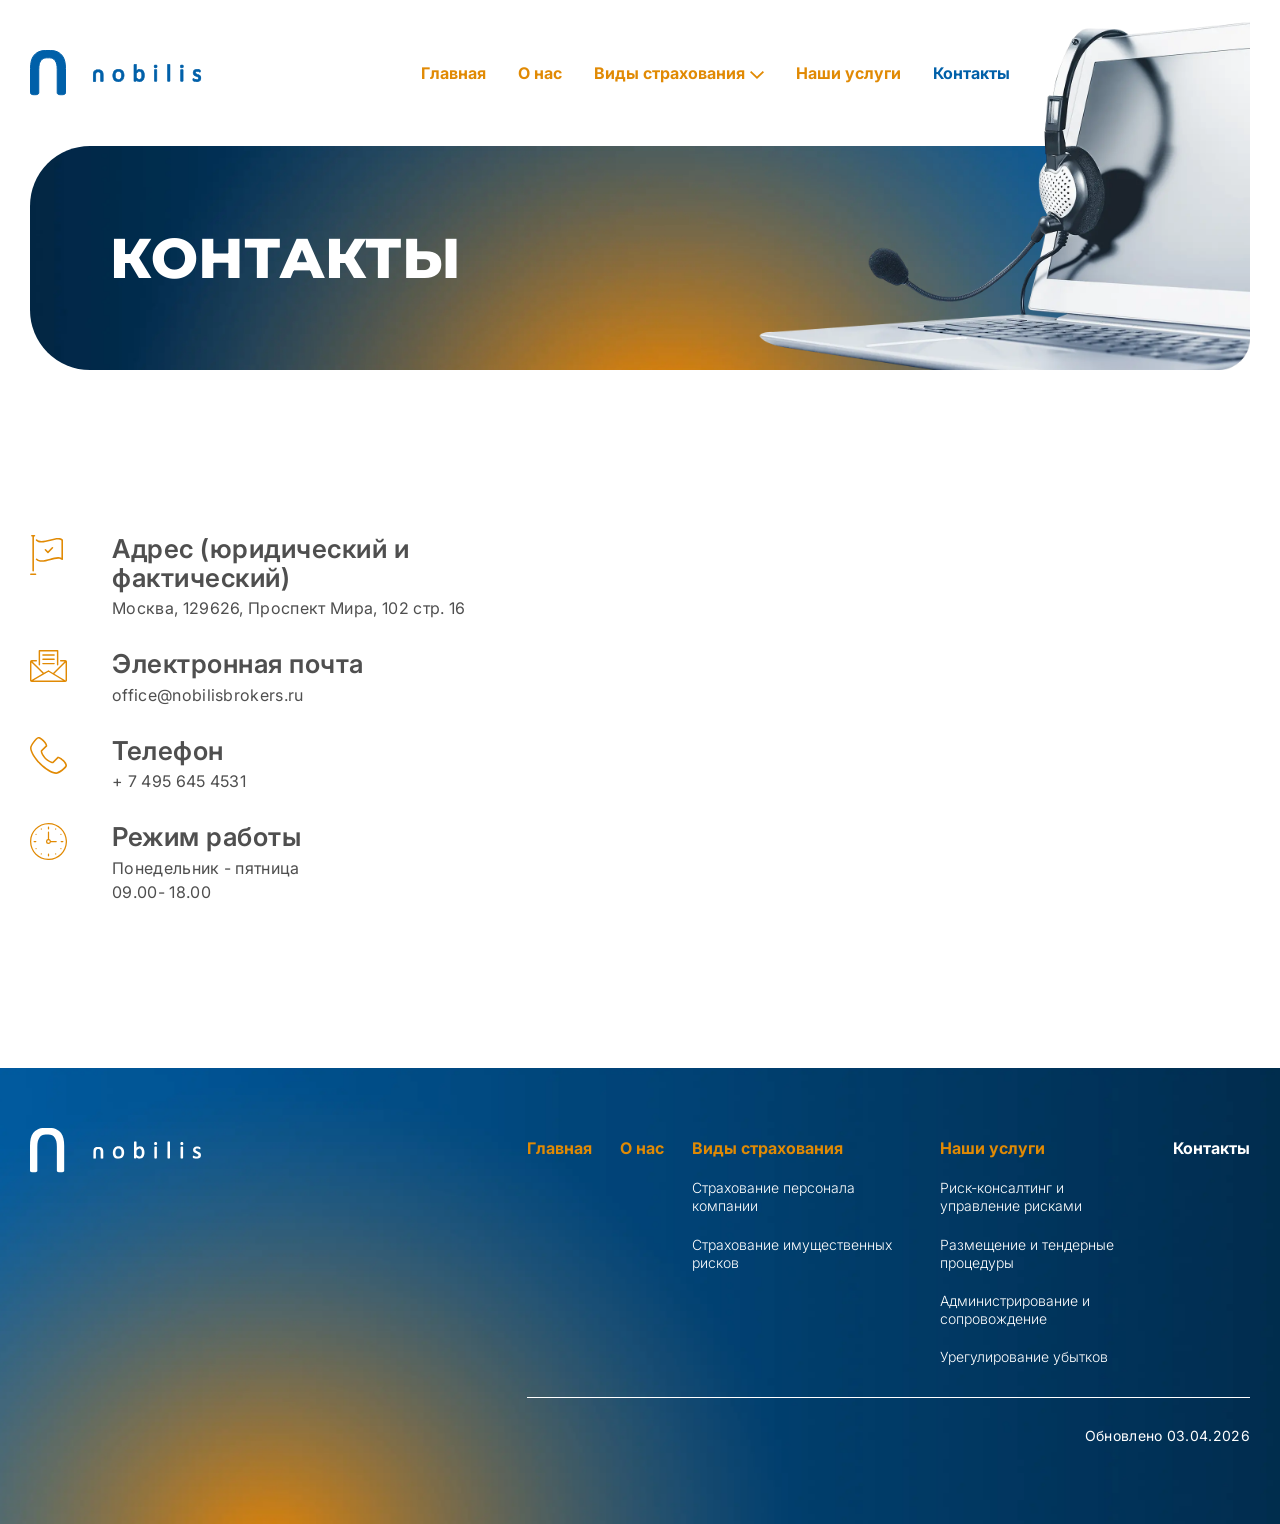
<file: contacts.html>
<!DOCTYPE html>
<html lang="en">

<head>
	<meta charset="UTF-8">
	<meta name="viewport" content="width=device-width, initial-scale=1.0">
	<meta name="keywords" content="">
	<link rel="stylesheet" href="css/libs.min.css">
	<link rel="stylesheet" href="css/style.min.css">
	<script src="https://api-maps.yandex.ru/2.1/?lang=ru_RU&apikey=9133eb49-3a97-4b2d-90be-6b80a97a5036" type="text/javascript"></script>
	<title>Контакты</title>
</head>


<body>
	<div class="wrapper">
		<header class="header">
			<div class="container">
				<div class="header__inner">
					<a class="header__logo" href="index.html">
						<img src="img/logo.svg" alt="">
					</a>
					<ul class="header__list">
						<li><a href="index.html">Главная</a></li>
						<li><a href="about.html">О нас</a></li>
						<li class="has-dropdown">
							<a href="#" class="dropdown-show">
								Виды страхования
								<span class="dropdown-arrow">
									<svg width="14" height="8" viewBox="0 0 14 8" fill="none" xmlns="http://www.w3.org/2000/svg">
										<path d="M7 8L0 1.21555L1.25417 0L7 5.59717L12.7458 0.0282681L14 1.24382L7 8Z" fill="#E18A04" />
									</svg>

								</span>
							</a>
							<ul class="dropdown">
								<li><a href="services2.html">Страхование имущественных рисков</a></li>
								<li><a href="services3.html">Страхование персонала компании</a></li>
							</ul>
						</li>
						<li><a href="services.html">Наши услуги</a></li>
						<li><a class="active" href="contacts.html">Контакты</a></li>
					</ul>
					<div class="burger">
						<span></span>
						<span></span>
						<span></span>
					</div>
				</div>
			</div>
		</header>
		<main class="content">
			<section class="main main--contacts">
				<div class="container">
					<div class="main__inner">
						<div class="main__desc">
							<h1 class="main__title">КОНТАКТЫ</h1>
						</div>
						<div class="main__img">
							<img src="img/main-img--10.webp" alt="">
						</div>
					</div>
				</div>
			</section>
			<section class="contacts">
				<div class="container">
					<div class="contacts__inner">
						<div class="contacts__items">
							<div class="contacts__item">
								<div class="contacts__item-icon">
									<img src="img/location.svg" alt="">
								</div>
								<div class="contacts__item-desc">
									<div class="contacts__item-title text26">Адрес (юридический и фактический)</div>
									<div class="contacts__item-text">Москва, 129626, Проспект Мира, 102 стр. 16</div>
								</div>
							</div>
							<div class="contacts__item">
								<div class="contacts__item-icon">
									<img src="img/mail.svg" alt="">
								</div>
								<div class="contacts__item-desc">
									<div class="contacts__item-title text26">Электронная почта</div>
									<a href="mailto:office@nobilisbrokers.ru"
										class="contacts__item-text mail">office@nobilisbrokers.ru</a>
								</div>
							</div>
							<div class="contacts__item">
								<div class="contacts__item-icon">
									<img src="img/phone.svg" alt="">
								</div>
								<div class="contacts__item-desc">
									<div class="contacts__item-title text26">Телефон</div>
									<a href="tel:+ 74956454531" class="contacts__item-text phone">+ 7 495 645 4531</a>
								</div>
							</div>
							<div class="contacts__item">
								<div class="contacts__item-icon">
									<img src="img/time.svg" alt="">
								</div>
								<div class="contacts__item-desc">
									<div class="contacts__item-title text26">Режим работы</div>
									<div class="contacts__item-text">Понедельник - пятница <br> 09.00- 18.00</div>
								</div>
							</div>
						</div>
						<map id="map"></map>
					</div>
				</div>
			</section>
		</main>
		<footer class="footer">
			<div class="container">
				<div class="footer__inner">
					<a class="footer__logo" href="index.html">
						<img src="img/logo2.svg" alt="">
					</a>
					<div class="footer__group">
						<ul class="footer__list">
							<li><a href="index.html">Главная</a></li>
							<li><a href="about.html">О нас</a></li>
							<li>
								<a href="services7.html">Виды страхования</a>
								<ul>
									<li><a href="services3.html">Страхование персонала <br> компании</a></li>
									<li><a href="services2.html">Страхование имущественных рисков</a></li>
								</ul>
							</li>
							<li>
								<a href="services.html">Наши услуги</a>
								<ul style="max-width: 205px">
									<li><a href="services5.html">Риск-консалтинг и управление рисками</a></li>
									<li><a href="services4.html">Размещение и тендерные процедуры</a></li>
									<li><a href="services6.html">Администрирование и сопровождение</a></li>
									<li><a href="services7.html">Урегулирование убытков</a></li>
								</ul>
							</li>
							<li><a class="active" href="contacts.html">Контакты</a></li>
						</ul>
						<div class="footer__text">Обновлено 03.04.2026</div>
					</div>
				</div>
			</div>
		</footer>
	</div>
	<script src="js/libs.min.js"></script>
<script src="js/main.min.js"></script>


	<script type="text/javascript">
		ymaps.ready(function () {
			var map = new ymaps.Map("map", {
				center: [55.801106, 37.637192],
				zoom: 18
			});

			var myPlacemark = new ymaps.Placemark([55.801106, 37.637192], null, {
				iconImageSize: [45, 60],
				iconImageOffset: [0, -30],
			});
			map.geoObjects.add(myPlacemark);
		});
	</script>
</body>

</html>
</file>
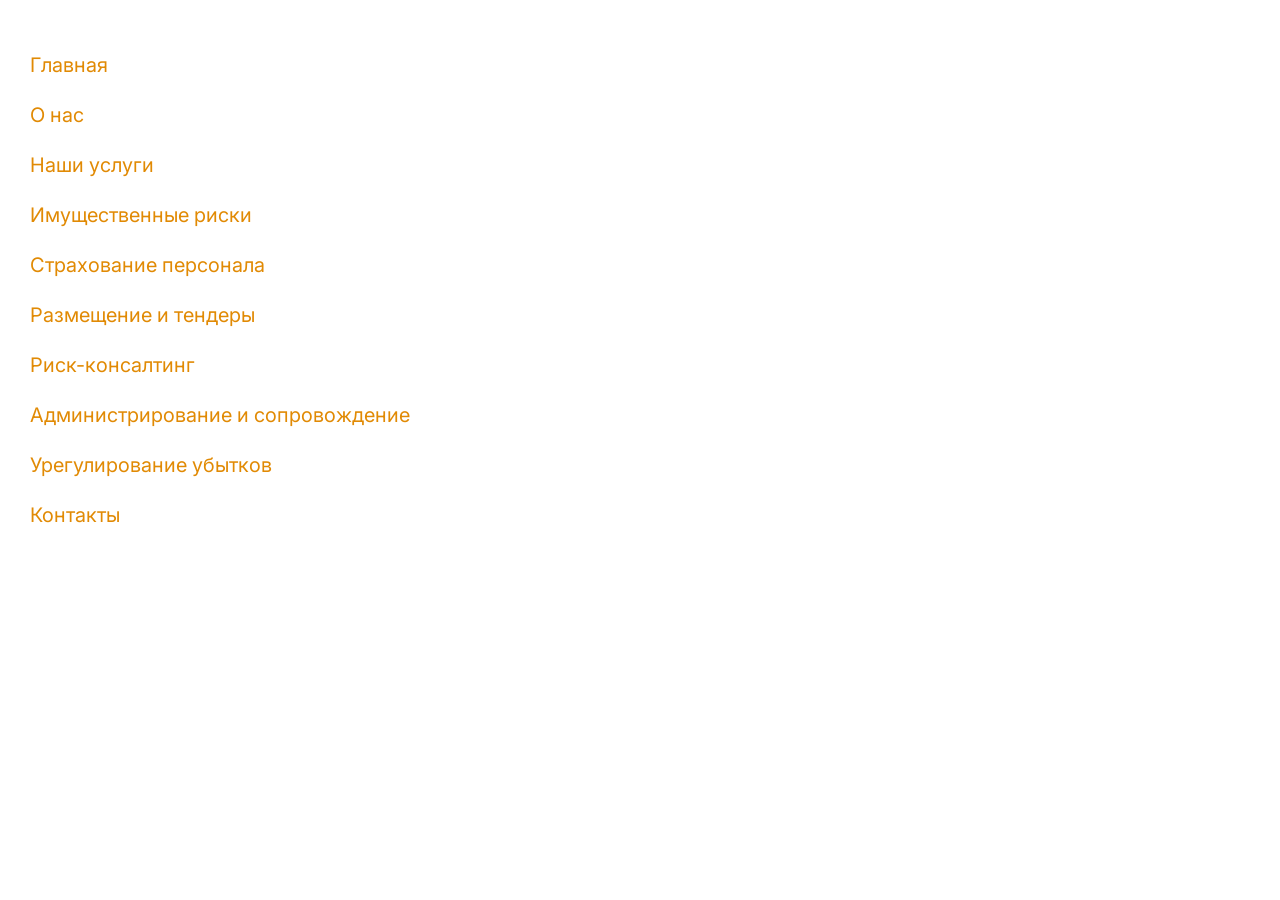
<file: nav.html>
<!DOCTYPE html>
<html lang="en">

<head>
	<meta charset="UTF-8">
	<meta name="viewport" content="width=device-width, initial-scale=1.0">
	<meta name="keywords" content="">
	<link rel="stylesheet" href="css/libs.min.css">
	<link rel="stylesheet" href="css/style.min.css">
	<script src="https://api-maps.yandex.ru/2.1/?lang=ru_RU&apikey=9133eb49-3a97-4b2d-90be-6b80a97a5036" type="text/javascript"></script>
	<title>Навигация</title>
</head>


<body>
	<div class="wrapper">
		<main class="content">
			<section class="navigation">
				<div class="container">
					<ul class="navigation__list">
						<li><a href="index.html">Главная</a></li>
						<li><a href="about.html">О нас</a></li>
						<li><a href="services.html">Наши услуги</a></li>
						<li><a href="services2.html">Имущественные риски</a></li>
						<li><a href="services3.html">Страхование персонала</a></li>
						<li><a href="services4.html">Размещение и тендеры</a></li>
						<li><a href="services5.html">Риск-консалтинг</a></li>
						<li><a href="services6.html">Администрирование и сопровождение</a></li>
						<li><a href="services7.html">Урегулирование убытков</a></li>
						<li><a href="contacts.html">Контакты</a></li>
					</ul>
				</div>
			</section>
		</main>
	</div>
	<script src="js/libs.min.js"></script>
<script src="js/main.min.js"></script>

</body>

</html>

<style>
	.navigation {
		padding: 50px 0;
	}
	.navigation__list {
		display: grid;
		grid-template-columns: 100%;
		gap: 20px;
	}
	.navigation__list li a {
		font-size: 20px;
		line-height: 150%;
		color: #E18A04;
	}
	.navigation__list li a:hover {
		color: #0060A9;
	}
</style>
</file>
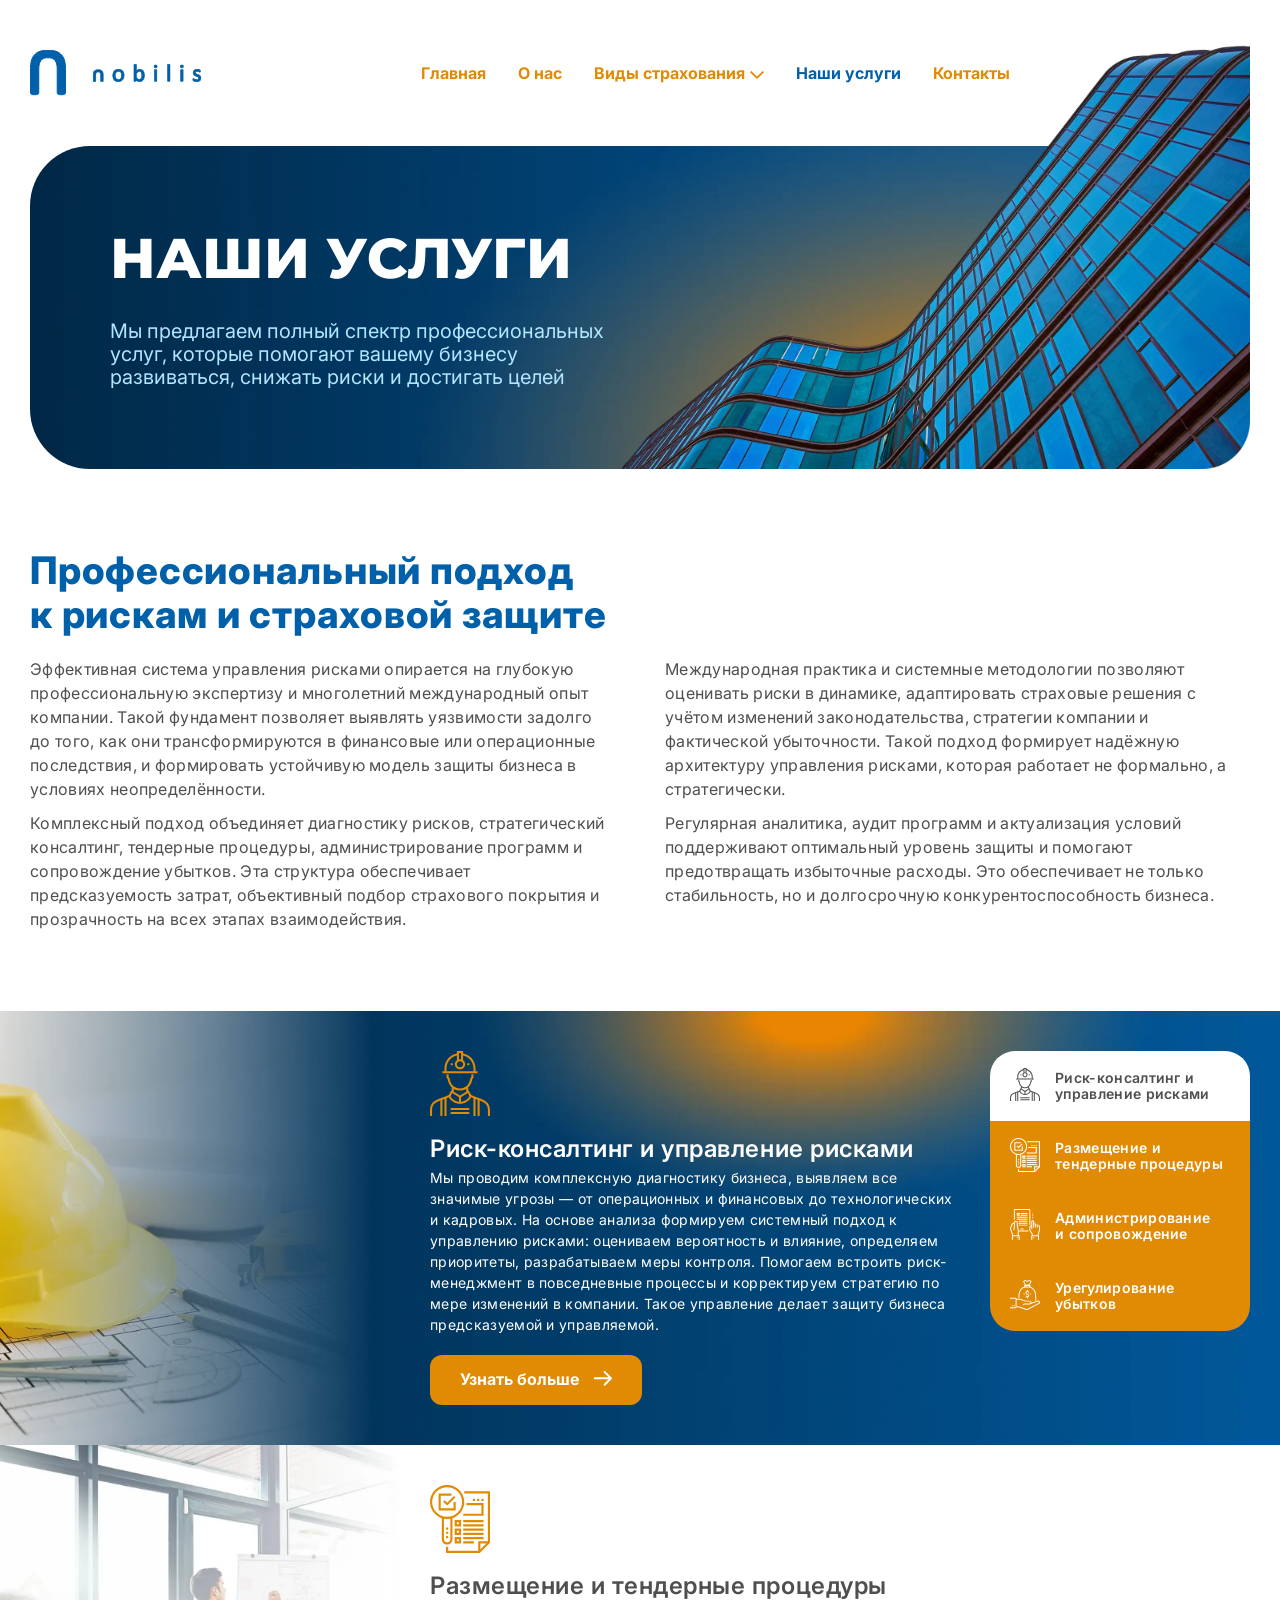
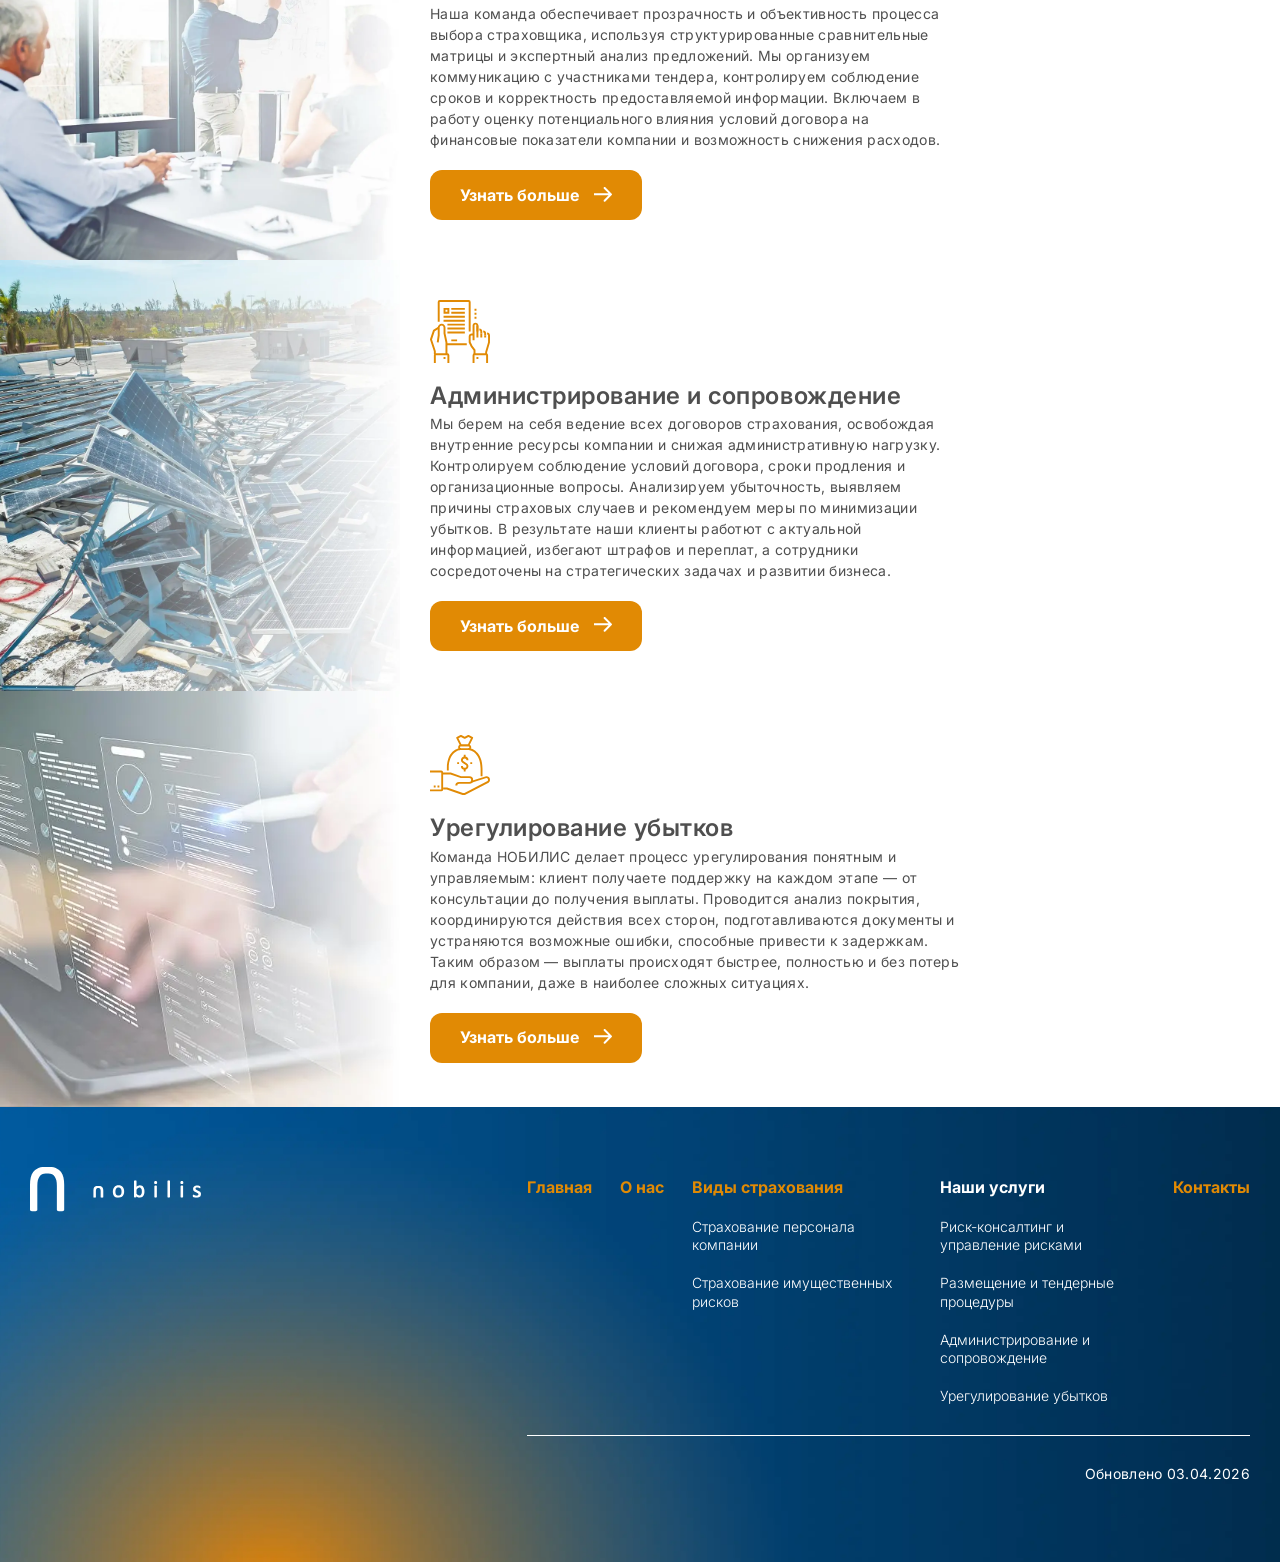
<file: services.html>
<!DOCTYPE html>
<html lang="en">

<head>
	<meta charset="UTF-8">
	<meta name="viewport" content="width=device-width, initial-scale=1.0">
	<meta name="keywords" content="">
	<link rel="stylesheet" href="css/libs.min.css">
	<link rel="stylesheet" href="css/style.min.css">
	<script src="https://api-maps.yandex.ru/2.1/?lang=ru_RU&apikey=9133eb49-3a97-4b2d-90be-6b80a97a5036" type="text/javascript"></script>
	<title>Наши услуги</title>
</head>


<body>
	<div class="wrapper">
		<header class="header">
			<div class="container">
				<div class="header__inner">
					<a class="header__logo" href="index.html">
						<img src="img/logo.svg" alt="">
					</a>
					<ul class="header__list">
						<li><a href="index.html">Главная</a></li>
						<li><a href="about.html">О нас</a></li>
						<li class="has-dropdown">
							<a href="#" class="dropdown-show">
								Виды страхования
								<span class="dropdown-arrow">
									<svg width="14" height="8" viewBox="0 0 14 8" fill="none" xmlns="http://www.w3.org/2000/svg">
										<path d="M7 8L0 1.21555L1.25417 0L7 5.59717L12.7458 0.0282681L14 1.24382L7 8Z" fill="#E18A04" />
									</svg>

								</span>
							</a>
							<ul class="dropdown">
								<li><a href="services2.html">Страхование имущественных рисков</a></li>
								<li><a href="services3.html">Страхование персонала компании</a></li>
							</ul>
						</li>
						<li><a class="active" href="services.html">Наши услуги</a></li>
						<li><a href="contacts.html">Контакты</a></li>
					</ul>
					<div class="burger">
						<span></span>
						<span></span>
						<span></span>
					</div>
				</div>
			</div>
		</header>
		<main class="content">
			<section class="main main--services">
				<div class="container">
					<div class="main__inner main__inner--services">
						<div class="main__desc main__desc--services">
							<h1 class="main__title">Наши услуги</h1>
							<div class="main__text">Мы предлагаем полный спектр профессиональных услуг, которые помогают вашему
								бизнесу развиваться, снижать риски и достигать целей</div>
						</div>
						<div class="main__img main__img--services">
							<img src="img/main-img--3.webp" alt="">
						</div>
					</div>
				</div>
			</section>
			<section class="mission">
				<div class="container">
					<div class="mission__inner">
						<h2 class="mission__title h2">Профессиональный подход <br> к рискам и страховой защите</h2>
						<div class="mission__text">
							<p>
								<span>Эффективная система управления рисками опирается на глубокую профессиональную экспертизу и
									многолетний международный опыт компании. Такой фундамент позволяет выявлять уязвимости задолго до
									того, как они трансформируются в финансовые или операционные последствия, и формировать устойчивую
									модель защиты бизнеса в условиях неопределённости.</span>
								<span>Комплексный подход объединяет диагностику рисков, стратегический консалтинг, тендерные процедуры,
									администрирование программ и сопровождение убытков. Эта структура обеспечивает предсказуемость затрат,
									объективный подбор страхового покрытия и прозрачность на всех этапах взаимодействия.</span>
							</p>
							<p>
								<span>Международная практика и системные методологии позволяют оценивать риски в динамике, адаптировать
									страховые решения с учётом изменений законодательства, стратегии компании и фактической убыточности.
									Такой подход формирует надёжную архитектуру управления рисками, которая работает не формально, а
									стратегически.</span>
								<span>Регулярная аналитика, аудит программ и актуализация условий поддерживают оптимальный уровень
									защиты и помогают предотвращать избыточные расходы. Это обеспечивает не только стабильность, но и
									долгосрочную конкурентоспособность бизнеса.</span>
							</p>
						</div>
					</div>
				</div>
			</section>
			<section class="services-main">
				<div class="services-main__inner">
					<div class="services-main__items">
						<div class="services-main__item active">
							<div class="services-main__img">
								<img src="img/services-main__img.webp" alt="">
								<img src="img/services-main__img--1.webp" alt="">
							</div>
							<div class="services-main__desc">
								<div class="services-main__icon">
									<img src="img/services-main__icon.svg" alt="">
								</div>
								<div class="services-main__title text26">Риск-консалтинг и управление рисками</div>
								<div class="services-main__text">
									<p>Мы проводим комплексную диагностику бизнеса, выявляем все значимые угрозы — от операционных и
										финансовых до технологических и кадровых. На основе анализа формируем системный подход к управлению
										рисками: оцениваем вероятность и влияние, определяем приоритеты, разрабатываем меры контроля.
										Помогаем встроить риск-менеджмент в повседневные процессы и корректируем стратегию по мере изменений
										в компании. Такое управление делает защиту бизнеса предсказуемой и управляемой.</p>
								</div>
								<a class="services-main__btn btn btn-orange" href="">
									<span class="btn-text">Узнать больше</span>
									<span class="btn-icon">
										<svg width="18" height="15" viewBox="0 0 18 15" fill="none" xmlns="http://www.w3.org/2000/svg">
											<path
												d="M17.7071 8.07106C18.0976 7.68054 18.0976 7.04737 17.7071 6.65685L11.3431 0.292885C10.9526 -0.0976396 10.3195 -0.0976396 9.92893 0.292885C9.53841 0.683409 9.53841 1.31657 9.92893 1.7071L15.5858 7.36395L9.92893 13.0208C9.53841 13.4113 9.53841 14.0445 9.92893 14.435C10.3195 14.8255 10.9526 14.8255 11.3431 14.435L17.7071 8.07106ZM0 7.36395V8.36395H17V7.36395V6.36395H0V7.36395Z"
												fill="white" />
										</svg>
									</span>
								</a>
							</div>
						</div>
						<div class="services-main__item">
							<div class="services-main__img">
								<img src="img/services-main__img2.webp" alt="">
								<img src="img/services-main__img2--1.webp" alt="">
							</div>
							<div class="services-main__desc">
								<div class="services-main__icon">
									<img src="img/services-main__icon2.svg" alt="">
								</div>
								<div class="services-main__title text26">Размещение и тендерные процедуры</div>
								<div class="services-main__text">
									<p>Наша команда обеспечивает прозрачность и объективность процесса выбора страховщика, используя
										структурированные сравнительные матрицы и экспертный анализ предложений. Мы организуем коммуникацию
										с участниками тендера, контролируем соблюдение сроков и корректность предоставляемой информации.
										Включаем в работу оценку потенциального влияния условий договора на финансовые показатели компании и
										возможность снижения расходов.</p>
								</div>
								<a class="services-main__btn btn btn-orange" href="">
									<span class="btn-text">Узнать больше</span>
									<span class="btn-icon">
										<svg width="18" height="15" viewBox="0 0 18 15" fill="none" xmlns="http://www.w3.org/2000/svg">
											<path
												d="M17.7071 8.07106C18.0976 7.68054 18.0976 7.04737 17.7071 6.65685L11.3431 0.292885C10.9526 -0.0976396 10.3195 -0.0976396 9.92893 0.292885C9.53841 0.683409 9.53841 1.31657 9.92893 1.7071L15.5858 7.36395L9.92893 13.0208C9.53841 13.4113 9.53841 14.0445 9.92893 14.435C10.3195 14.8255 10.9526 14.8255 11.3431 14.435L17.7071 8.07106ZM0 7.36395V8.36395H17V7.36395V6.36395H0V7.36395Z"
												fill="white" />
										</svg>
									</span>
								</a>
							</div>
						</div>
						<div class="services-main__item">
							<div class="services-main__img">
								<img src="img/services-main__img3.webp" alt="">
								<img src="img/services-main__img3--1.webp" alt="">
							</div>
							<div class="services-main__desc">
								<div class="services-main__icon">
									<img src="img/services-main__icon3.svg" alt="">
								</div>
								<div class="services-main__title text26">Администрирование и сопровождение</div>
								<div class="services-main__text">
									<p>Мы берем на себя ведение всех договоров страхования, освобождая внутренние ресурсы компании и
										снижая административную
										нагрузку. Контролируем соблюдение условий договора, сроки продления и организационные вопросы.
										Анализируем убыточность,
										выявляем причины страховых случаев и рекомендуем меры по минимизации убытков. В результате наши
										клиенты работют с
										актуальной информацией, избегают штрафов и переплат, а сотрудники сосредоточены на стратегических
										задачах и развитии
										бизнеса.</p>
								</div>
								<a class="services-main__btn btn btn-orange" href="">
									<span class="btn-text">Узнать больше</span>
									<span class="btn-icon">
										<svg width="18" height="15" viewBox="0 0 18 15" fill="none" xmlns="http://www.w3.org/2000/svg">
											<path
												d="M17.7071 8.07106C18.0976 7.68054 18.0976 7.04737 17.7071 6.65685L11.3431 0.292885C10.9526 -0.0976396 10.3195 -0.0976396 9.92893 0.292885C9.53841 0.683409 9.53841 1.31657 9.92893 1.7071L15.5858 7.36395L9.92893 13.0208C9.53841 13.4113 9.53841 14.0445 9.92893 14.435C10.3195 14.8255 10.9526 14.8255 11.3431 14.435L17.7071 8.07106ZM0 7.36395V8.36395H17V7.36395V6.36395H0V7.36395Z"
												fill="white" />
										</svg>
									</span>
								</a>
							</div>
						</div>
						<div class="services-main__item">
							<div class="services-main__img">
								<img src="img/services-main__img4.webp" alt="">
								<img src="img/services-main__img4--1.webp" alt="">
							</div>
							<div class="services-main__desc">
								<div class="services-main__icon">
									<img src="img/services-main__icon4.svg" alt="">
								</div>
								<div class="services-main__title text26">Урегулирование убытков</div>
								<div class="services-main__text">
									<p>Команда НОБИЛИС делает процесс урегулирования понятным и управляемым: клиент получаете поддержку на
										каждом этапе — от
										консультации до получения выплаты. Проводится анализ покрытия, координируются действия всех сторон,
										подготавливаются
										документы и устраняются возможные ошибки, способные привести к задержкам. Таким образом — выплаты
										происходят быстрее,
										полностью и без потерь для компании, даже в наиболее сложных ситуациях.</p>
								</div>
								<a class="services-main__btn btn btn-orange" href="">
									<span class="btn-text">Узнать больше</span>
									<span class="btn-icon">
										<svg width="18" height="15" viewBox="0 0 18 15" fill="none" xmlns="http://www.w3.org/2000/svg">
											<path
												d="M17.7071 8.07106C18.0976 7.68054 18.0976 7.04737 17.7071 6.65685L11.3431 0.292885C10.9526 -0.0976396 10.3195 -0.0976396 9.92893 0.292885C9.53841 0.683409 9.53841 1.31657 9.92893 1.7071L15.5858 7.36395L9.92893 13.0208C9.53841 13.4113 9.53841 14.0445 9.92893 14.435C10.3195 14.8255 10.9526 14.8255 11.3431 14.435L17.7071 8.07106ZM0 7.36395V8.36395H17V7.36395V6.36395H0V7.36395Z"
												fill="white" />
										</svg>
									</span>
								</a>
							</div>
						</div>
					</div>
					<div class="services-main__items2">
						<div class="services-main__item2 active">
							<div class="services-main__icon2">
								<svg width="45" height="50" viewBox="0 0 45 50" fill="none" xmlns="http://www.w3.org/2000/svg">
									<g clip-path="url(#clip0_597_137)">
										<path d="M28.706 28.125H27.1543V31.25H28.706V28.125Z" fill="#fff" />
										<path d="M17.8447 28.125H16.293V31.25H17.8447V28.125Z" fill="#fff" />
										<path
											d="M22.5003 30.4688C20.9563 30.4688 18.4425 29.7266 17.3796 28.7578C16.7744 28.3984 14.0356 26.5391 13.2365 21.4609L12.4141 20.6328V17.9688H13.9658V19.9922L14.6951 20.7266L14.7339 20.9844C15.4322 25.9297 18.0856 27.375 18.1942 27.4297L18.3882 27.5703C18.9701 28.1563 21.0649 28.9062 22.4925 28.9062C23.9201 28.9062 26.0227 28.1563 26.5968 27.5703L26.6822 27.4766L26.7985 27.4219C26.9072 27.3672 29.5529 25.9219 30.2589 20.9766L30.2977 20.7188L31.027 19.9844V17.9609H32.5787V20.625L31.7563 21.4531C30.9572 26.5312 28.2184 28.3906 27.6132 28.75C26.5503 29.7188 24.0365 30.4609 22.4925 30.4609L22.5003 30.4688Z"
											fill="#fff" />
										<path
											d="M45 50H43.4483V45.3125C43.4483 40.2422 39.5534 38.8516 35.0457 37.2422C33.6259 36.7344 32.1595 36.2109 30.8172 35.5547C29.8707 38.1562 26.0379 40.625 22.5 40.625C18.9621 40.625 15.1293 38.1562 14.1828 35.5547C12.8405 36.2187 11.3741 36.7344 9.95431 37.2422C5.44655 38.8516 1.55172 40.2422 1.55172 45.3125V50H0V45.3125C0 39.1406 4.79483 37.4297 9.43448 35.7734C11.1336 35.1641 12.8948 34.5391 14.3534 33.6953C14.594 33.5547 14.8888 33.5547 15.1293 33.6953C15.3698 33.8359 15.5172 34.0937 15.5172 34.375C15.5172 36.1406 18.9 39.0625 22.5 39.0625C26.1 39.0625 29.4828 36.1406 29.4828 34.375C29.4828 34.0937 29.6302 33.8359 29.8707 33.6953C30.1112 33.5547 30.406 33.5547 30.6466 33.6953C32.1129 34.5391 33.8664 35.1641 35.5655 35.7734C40.2052 37.4297 45 39.1406 45 45.3125V50Z"
											fill="#fff" />
										<path
											d="M22.4999 35.9375C22.3602 35.9375 22.2128 35.8984 22.0887 35.8203L16.6033 32.3672L15.4318 34.7265L14.043 34.0312L15.5947 30.9062C15.6956 30.7109 15.8662 30.5625 16.0757 30.5C16.2852 30.4453 16.5102 30.4765 16.6964 30.5937L22.4921 34.2422L28.2878 30.5937C28.474 30.4765 28.699 30.4453 28.9085 30.5C29.118 30.5625 29.2964 30.7031 29.3895 30.9062L30.9412 34.0312L29.5525 34.7265L28.3809 32.3672L22.8956 35.8203C22.7714 35.8984 22.624 35.9375 22.4843 35.9375H22.4999Z"
											fill="#fff" />
										<path d="M23.2763 35.1562H21.7246V39.8438H23.2763V35.1562Z" fill="#fff" />
										<path d="M9.30954 37.5H7.75781V50H9.30954V37.5Z" fill="#fff" />
										<path d="M12.4131 35.9375H10.8613V50H12.4131V35.9375Z" fill="#fff" />
										<path d="M34.1377 35.9375H32.5859V50H34.1377V35.9375Z" fill="#fff" />
										<path d="M37.2412 37.5H35.6895V50H37.2412V37.5Z" fill="#fff" />
										<path
											d="M34.1372 17.1875H10.8613V13.2812C10.8613 7.48438 15.1518 2.5 20.8389 1.67969L21.0562 3.22656C16.1294 3.9375 12.4131 8.25781 12.4131 13.2812V15.625H32.5855V13.2812C32.5855 8.25781 28.8691 3.9375 23.9424 3.22656L24.1596 1.67969C29.8467 2.5 34.1372 7.48438 34.1372 13.2812V17.1875Z"
											fill="#fff" />
										<path d="M11.6381 15.625H9.31055V17.1875H11.6381V15.625Z" fill="#fff" />
										<path d="M35.6889 15.625H33.3613V17.1875H35.6889V15.625Z" fill="#fff" />
										<path
											d="M22.5004 14.0625C20.359 14.0625 18.6211 12.3125 18.6211 10.1562C18.6211 8 20.359 6.25 22.5004 6.25C24.6418 6.25 26.3797 8 26.3797 10.1562C26.3797 12.3125 24.6418 14.0625 22.5004 14.0625ZM22.5004 7.8125C21.2202 7.8125 20.1728 8.86719 20.1728 10.1562C20.1728 11.4453 21.2202 12.5 22.5004 12.5C23.7806 12.5 24.828 11.4453 24.828 10.1562C24.828 8.86719 23.7806 7.8125 22.5004 7.8125Z"
											fill="#fff" />
										<path d="M29.4831 46.875H15.5176V48.4375H29.4831V46.875Z" fill="#fff" />
										<path d="M29.4831 43.75H15.5176V45.3125H29.4831V43.75Z" fill="#fff" />
										<path d="M24.827 7.03125H23.2753V1.5625H21.7236V7.03125H20.1719V0H24.827V7.03125Z" fill="#fff" />
										<path d="M29.4834 9.375H27.9316V10.9375H29.4834V9.375Z" fill="#fff" />
										<path d="M17.0693 9.375H15.5176V10.9375H17.0693V9.375Z" fill="#fff" />
									</g>
									<defs>
										<clipPath id="clip0_597_137">
											<rect width="45" height="50" fill="white" />
										</clipPath>
									</defs>
								</svg>
							</div>
							<div class="services-main__title2">Риск-консалтинг и управление рисками</div>
						</div>
						<div class="services-main__item2">
							<div class="services-main__icon2">
								<svg width="44" height="50" viewBox="0 0 44 50" fill="none" xmlns="http://www.w3.org/2000/svg">
									<g clip-path="url(#clip0_597_193)">
										<path
											d="M12.5714 25C5.64143 25 0 19.3906 0 12.5C0 5.60938 5.64143 0 12.5714 0C19.5014 0 25.1429 5.60938 25.1429 12.5C25.1429 19.3906 19.5014 25 12.5714 25ZM12.5714 1.5625C6.50571 1.5625 1.57143 6.46875 1.57143 12.5C1.57143 18.5312 6.50571 23.4375 12.5714 23.4375C18.6371 23.4375 23.5714 18.5312 23.5714 12.5C23.5714 6.46875 18.6371 1.5625 12.5714 1.5625Z"
											fill="white" />
										<path
											d="M12.5711 43.75C10.4026 43.75 8.64258 42 8.64258 39.8438V24.2188H10.214V39.8438C10.214 41.1328 11.2747 42.1875 12.5711 42.1875C13.8676 42.1875 14.9283 41.1328 14.9283 39.8438V24.2188H16.4997V39.8438C16.4997 42 14.7397 43.75 12.5711 43.75Z"
											fill="white" />
										<path d="M13.3566 31.25H11.7852V32.8125H13.3566V31.25Z" fill="white" />
										<path d="M13.3566 34.375H11.7852V35.9375H13.3566V34.375Z" fill="white" />
										<path d="M13.3566 37.5H11.7852V39.0625H13.3566V37.5Z" fill="white" />
										<path
											d="M36.4644 50H11.7852V45.3125H13.3566V48.4375H35.8202L42.428 41.8672V6.25H25.1423V4.6875H43.9994V42.5078L36.4644 50Z"
											fill="white" />
										<path d="M36.9289 49.2188H35.3574V41.4062H43.2146V42.9688H36.9289V49.2188Z" fill="white" />
										<path d="M18.8566 18.75H6.28516V6.25H15.7137V7.8125H7.85658V17.1875H17.2852V12.5H18.8566V18.75Z"
											fill="white" />
										<path
											d="M12.5712 15.1641L9.65625 12.2734L10.772 11.1641L12.5712 12.9609L17.5134 8.03906L18.6291 9.14844L12.5712 15.1641Z"
											fill="white" />
										<path
											d="M22.7866 30.4688H18.0723V25.7812H22.7866V30.4688ZM19.6437 28.9062H21.2151V27.3438H19.6437V28.9062Z"
											fill="white" />
										<path
											d="M22.7866 36.7188H18.0723V32.0312H22.7866V36.7188ZM19.6437 35.1562H21.2151V33.5938H19.6437V35.1562Z"
											fill="white" />
										<path
											d="M22.7866 42.9688H18.0723V38.2812H22.7866V42.9688ZM19.6437 41.4062H21.2151V39.8438H19.6437V41.4062Z"
											fill="white" />
										<path d="M39.286 25.7812H24.3574V27.3438H39.286V25.7812Z" fill="white" />
										<path d="M39.286 28.9062H24.3574V30.4688H39.286V28.9062Z" fill="white" />
										<path d="M39.286 32.0312H24.3574V33.5938H39.286V32.0312Z" fill="white" />
										<path d="M39.286 35.1562H24.3574V36.7188H39.286V35.1562Z" fill="white" />
										<path d="M32.2146 41.4062H24.3574V42.9688H32.2146V41.4062Z" fill="white" />
										<path d="M39.286 38.2812H24.3574V39.8438H39.286V38.2812Z" fill="white" />
										<path d="M39.286 22.6562H24.3574V21.0938H37.7146V14.8438H26.7146V13.2812H39.286V22.6562Z"
											fill="white" />
										<path d="M39.2863 10.1562H37.7148V11.7188H39.2863V10.1562Z" fill="white" />
										<path d="M36.1437 10.1562H34.5723V11.7188H36.1437V10.1562Z" fill="white" />
										<path d="M32.9992 10.1562H31.4277V11.7188H32.9992V10.1562Z" fill="white" />
									</g>
									<defs>
										<clipPath id="clip0_597_193">
											<rect width="44" height="50" fill="white" />
										</clipPath>
									</defs>
								</svg>
							</div>
							<div class="services-main__title2">Размещение и тендерные процедуры</div>
						</div>
						<div class="services-main__item2">
							<div class="services-main__icon2">
								<svg width="48" height="50" viewBox="0 0 48 50" fill="none" xmlns="http://www.w3.org/2000/svg">
									<g clip-path="url(#clip0_597_89)">
										<path d="M21.6764 31.25H17.0312V32.8125H21.6764V31.25Z" fill="white" />
										<path d="M27.87 6.25H17.0312V7.8125H27.87V6.25Z" fill="white" />
										<path d="M27.87 9.375H17.0312V10.9375H27.87V9.375Z" fill="white" />
										<path d="M27.8701 12.5H10.8379V14.0625H27.8701V12.5Z" fill="white" />
										<path d="M27.8701 15.625H10.8379V17.1875H27.8701V15.625Z" fill="white" />
										<path d="M27.871 18.75H13.9355V20.3125H27.871V18.75Z" fill="white" />
										<path d="M27.871 21.875H13.9355V23.4375H27.871V21.875Z" fill="white" />
										<path d="M27.871 25H13.9355V26.5625H27.871V25Z" fill="white" />
										<path d="M15.4831 10.9375H10.8379V6.25H15.4831V10.9375ZM12.3863 9.375H13.9347V7.8125H12.3863V9.375Z"
											fill="white" />
										<path d="M29.4182 34.375H13.1602V35.9375H29.4182V34.375Z" fill="white" />
										<path
											d="M32.5159 25H30.9676V1.5625H7.74175V17.1875H6.19336V1.5625C6.19336 0.703125 6.89013 0 7.74175 0H30.9676C31.8192 0 32.5159 0.703125 32.5159 1.5625V25Z"
											fill="white" />
										<path
											d="M4.64514 42.9687H3.09676V40.75L0.038692 31.5C-0.0155015 31.3359 -0.0155015 31.1641 0.038692 31L2.41547 23.9688C2.4774 23.7969 2.59353 23.6484 2.74837 23.5547L6.58837 21.2109L7.39353 22.5469L3.79353 24.7422L1.59482 31.2578L4.60643 40.3828C4.62966 40.4609 4.64514 40.5469 4.64514 40.6328V42.9766V42.9687Z"
											fill="white" />
										<path
											d="M13.9361 42.9688H12.3877V33.6797L10.8393 26.5625V21.875C10.8393 20.9844 10.2045 20.3125 9.36064 20.3125C8.51677 20.3125 7.74257 21.0312 7.74257 21.875V28.2344L6.96064 33.7031L5.42773 33.4844L6.19419 28.0703V21.875C6.19419 20.1797 7.64967 18.75 9.36064 18.75C11.0716 18.75 12.3877 20.125 12.3877 21.875V26.4766L13.9361 33.5938V42.9688Z"
											fill="white" />
										<path d="M12.3863 45.3125H10.8379V46.875H12.3863V45.3125Z" fill="white" />
										<path
											d="M35.6128 32.0312H34.0645V20.3125C34.0645 19.0234 35.1096 17.9688 36.387 17.9688C37.6645 17.9688 38.7096 19.0234 38.7096 20.3125V25H37.1612V20.3125C37.1612 19.8828 36.8128 19.5312 36.387 19.5312C35.9612 19.5312 35.6128 19.8828 35.6128 20.3125V32.0312Z"
											fill="white" />
										<path
											d="M41.805 26.5625H40.2566V25C40.2566 24.5703 39.9082 24.2188 39.4824 24.2188V22.6562C40.7598 22.6562 41.805 23.7109 41.805 25V26.5625Z"
											fill="white" />
										<path
											d="M44.9027 28.125H43.3543V26.5625C43.3543 26.1328 43.0059 25.7812 42.5801 25.7812V24.2188C43.8575 24.2188 44.9027 25.2734 44.9027 26.5625V28.125Z"
											fill="white" />
										<path
											d="M45.6773 42.9688H44.1289L44.1599 41.1797L46.4515 33.4766V28.125C46.4515 27.6953 46.1031 27.3438 45.6773 27.3438V25.7812C46.9547 25.7812 47.9999 26.8359 47.9999 28.125L47.9689 33.8203L45.6773 41.5234V42.9688Z"
											fill="white" />
										<path d="M38.7085 20.3125H37.1602V29.6875H38.7085V20.3125Z" fill="white" />
										<path d="M41.8062 26.5625H40.2578V29.6875H41.8062V26.5625Z" fill="white" />
										<path d="M44.9019 28.125H43.3535V29.6875H44.9019V28.125Z" fill="white" />
										<path
											d="M36.3862 42.9687H34.8378V40.1016L32.6003 37.0625L30.9668 33.7734V28.8984C30.9668 27.625 32.0662 26.5547 33.3591 26.5547H34.8378V28.1172H33.3591C32.9178 28.1172 32.5152 28.4922 32.5152 28.8984V33.3984L33.9474 36.2969L36.3862 39.5781V42.9609V42.9687Z"
											fill="white" />
										<path d="M38.7105 45.3125H37.1621V46.875H38.7105V45.3125Z" fill="white" />
										<path d="M37.1617 13.2812H35.6133V14.8438H37.1617V13.2812Z" fill="white" />
										<path d="M37.1617 10.1562H35.6133V11.7188H37.1617V10.1562Z" fill="white" />
										<path d="M37.1617 7.03125H35.6133V8.59375H37.1617V7.03125Z" fill="white" />
										<path
											d="M46.4516 50H44.9032V43.75H35.6128V50H34.0645V43.75C34.0645 42.8906 34.7612 42.1875 35.6128 42.1875H44.9032C45.7548 42.1875 46.4516 42.8906 46.4516 43.75V50Z"
											fill="white" />
										<path
											d="M15.4848 50H13.9364V43.75H4.64604V50H3.09766V43.75C3.09766 42.8906 3.79443 42.1875 4.64604 42.1875H13.9364C14.788 42.1875 15.4848 42.8906 15.4848 43.75V50Z"
											fill="white" />
									</g>
									<defs>
										<clipPath id="clip0_597_89">
											<rect width="48" height="50" fill="white" />
										</clipPath>
									</defs>
								</svg>
							</div>
							<div class="services-main__title2">Администрирование <br> и сопровождение</div>
						</div>
						<div class="services-main__item2">
							<div class="services-main__icon2">
								<svg width="50" height="50" viewBox="0 0 50 50" fill="none" xmlns="http://www.w3.org/2000/svg">
									<g clip-path="url(#clip0_597_121)">
										<path
											d="M22.6562 42.1875H21.0938C21.0938 40.4609 22.4922 39.0625 24.2188 39.0625H32.8125C33.6719 39.0625 34.375 38.3594 34.375 37.5C34.375 36.6406 33.6719 35.9375 32.8125 35.9375H25.6406L17.0469 32.8125H10.1562V31.25H17.3281L25.9219 34.375H32.8125C34.5391 34.375 35.9375 35.7734 35.9375 37.5C35.9375 39.2266 34.5391 40.625 32.8125 40.625H24.2188C23.3594 40.625 22.6562 41.3281 22.6562 42.1875Z"
											fill="white" />
										<path
											d="M29.0938 50H27.2109L27.0859 49.9531L13.9297 45.3125H10.9375V43.75H14.1953L14.3203 43.7969L27.4766 48.4375H28.7109L47.9531 38.4297C48.1641 38.1875 48.4297 37.7734 48.4297 37.5C48.4297 36.6719 47.7891 36 46.9766 35.9375L34.6016 39.8047L34.1328 38.3125L46.8672 34.3672C48.5938 34.3672 49.9922 35.7656 49.9922 37.4922C49.9922 38.5625 49.0859 39.5 48.9844 39.6094L48.7891 39.75L29.0859 49.9922L29.0938 50Z"
											fill="white" />
										<path d="M7.8125 42.1875H6.25V43.75H7.8125V42.1875Z" fill="white" />
										<path d="M4.6875 42.1875H3.125V43.75H4.6875V42.1875Z" fill="white" />
										<path
											d="M9.375 46.875H0V45.3125H9.375V31.25H0V29.6875H9.375C10.2344 29.6875 10.9375 30.3906 10.9375 31.25V45.3125C10.9375 46.1719 10.2344 46.875 9.375 46.875Z"
											fill="white" />
										<path
											d="M28.9062 28.9062C27.1797 28.9062 25.7812 27.5078 25.7812 25.7812H27.3438C27.3438 26.6406 28.0469 27.3438 28.9062 27.3438C29.7656 27.3438 30.4688 26.6406 30.4688 25.7812C30.4688 25.2734 29.3594 24.4922 28.5859 24.1484C28.1172 23.9375 25.7812 22.8047 25.7812 21.0938C25.7812 19.3828 27.1797 17.9688 28.9062 17.9688C30.6328 17.9688 32.0312 19.3672 32.0312 21.0938H30.4688C30.4688 20.2344 29.7656 19.5312 28.9062 19.5312C28.0469 19.5312 27.3438 20.2344 27.3438 21.0938C27.3438 21.6016 28.4531 22.3828 29.2266 22.7266C29.6953 22.9375 32.0312 24.0703 32.0312 25.7812C32.0312 27.4922 30.6328 28.9062 28.9062 28.9062Z"
											fill="white" />
										<path d="M29.6875 16.4062H28.125V18.75H29.6875V16.4062Z" fill="white" />
										<path d="M29.6875 28.125H28.125V30.4688H29.6875V28.125Z" fill="white" />
										<path d="M35.1562 22.6562H33.5938V24.2188H35.1562V22.6562Z" fill="white" />
										<path d="M24.2188 22.6562H22.6562V24.2188H24.2188V22.6562Z" fill="white" />
										<path
											d="M32.0314 9.375H25.7813C25.4845 9.375 25.2189 9.21094 25.086 8.94531L21.961 2.69531C21.7657 2.3125 21.922 1.84375 22.3126 1.64844L25.4298 0.0859375C25.6485 -0.0234375 25.9063 -0.0234375 26.1251 0.0859375L28.8985 1.47656L31.672 0.0859375C31.8907 -0.0234375 32.1485 -0.0234375 32.3673 0.0859375L35.4923 1.64844C35.8751 1.84375 36.0314 2.3125 35.8439 2.69531L32.7189 8.94531C32.586 9.21094 32.3126 9.375 32.0235 9.375H32.0314ZM26.2657 7.8125H31.547L34.1095 2.69531L32.0314 1.65625L29.2579 3.04688C29.0392 3.15625 28.7814 3.15625 28.5626 3.04688L25.7892 1.65625L23.711 2.69531L26.2735 7.8125H26.2657Z"
											fill="white" />
										<path
											d="M43.75 34.375H42.1875V28.125C42.1875 15.1484 34.1797 12.5 32.0312 12.5V10.9375C34.5078 10.9375 43.75 13.8516 43.75 28.125V34.375Z"
											fill="white" />
										<path
											d="M15.625 29.6875H14.0625V28.125C14.0625 11.1328 25.6641 10.9375 25.7812 10.9375V12.5C25.6797 12.5 15.625 12.6797 15.625 28.125V29.6875Z"
											fill="white" />
										<path
											d="M32.0312 12.5H25.7812C24.4922 12.5 23.4375 11.4453 23.4375 10.1562C23.4375 8.86719 24.4922 7.8125 25.7812 7.8125H32.0312C33.3203 7.8125 34.375 8.86719 34.375 10.1562C34.375 11.4453 33.3203 12.5 32.0312 12.5ZM25.7812 9.375C25.3516 9.375 25 9.72656 25 10.1562C25 10.5859 25.3516 10.9375 25.7812 10.9375H32.0312C32.4609 10.9375 32.8125 10.5859 32.8125 10.1562C32.8125 9.72656 32.4609 9.375 32.0312 9.375H25.7812Z"
											fill="white" />
									</g>
									<defs>
										<clipPath id="clip0_597_121">
											<rect width="50" height="50" fill="white" />
										</clipPath>
									</defs>
								</svg>
							</div>
							<div class="services-main__title2">Урегулирование убытков</div>
						</div>
					</div>
				</div>
			</section>
		</main>
		<footer class="footer">
			<div class="container">
				<div class="footer__inner">
					<a class="footer__logo" href="index.html">
						<img src="img/logo2.svg" alt="">
					</a>
					<div class="footer__group">
						<ul class="footer__list">
							<li><a href="index.html">Главная</a></li>
							<li><a href="about.html">О нас</a></li>
							<li>
								<a href="services7.html">Виды страхования</a>
								<ul>
									<li><a href="services3.html">Страхование персонала <br> компании</a></li>
									<li><a href="services2.html">Страхование имущественных рисков</a></li>
								</ul>
							</li>
							<li>
								<a class="active" href="services.html">Наши услуги</a>
								<ul style="max-width: 205px">
									<li><a href="services5.html">Риск-консалтинг и управление рисками</a></li>
									<li><a href="services4.html">Размещение и тендерные процедуры</a></li>
									<li><a href="services6.html">Администрирование и сопровождение</a></li>
									<li><a href="services7.html">Урегулирование убытков</a></li>
								</ul>
							</li>
							<li><a href="contacts.html">Контакты</a></li>
						</ul>
						<div class="footer__text">Обновлено 03.04.2026</div>
					</div>
				</div>
			</div>
		</footer>
	</div>
	<script src="js/libs.min.js"></script>
<script src="js/main.min.js"></script>

</body>

</html>
</file>
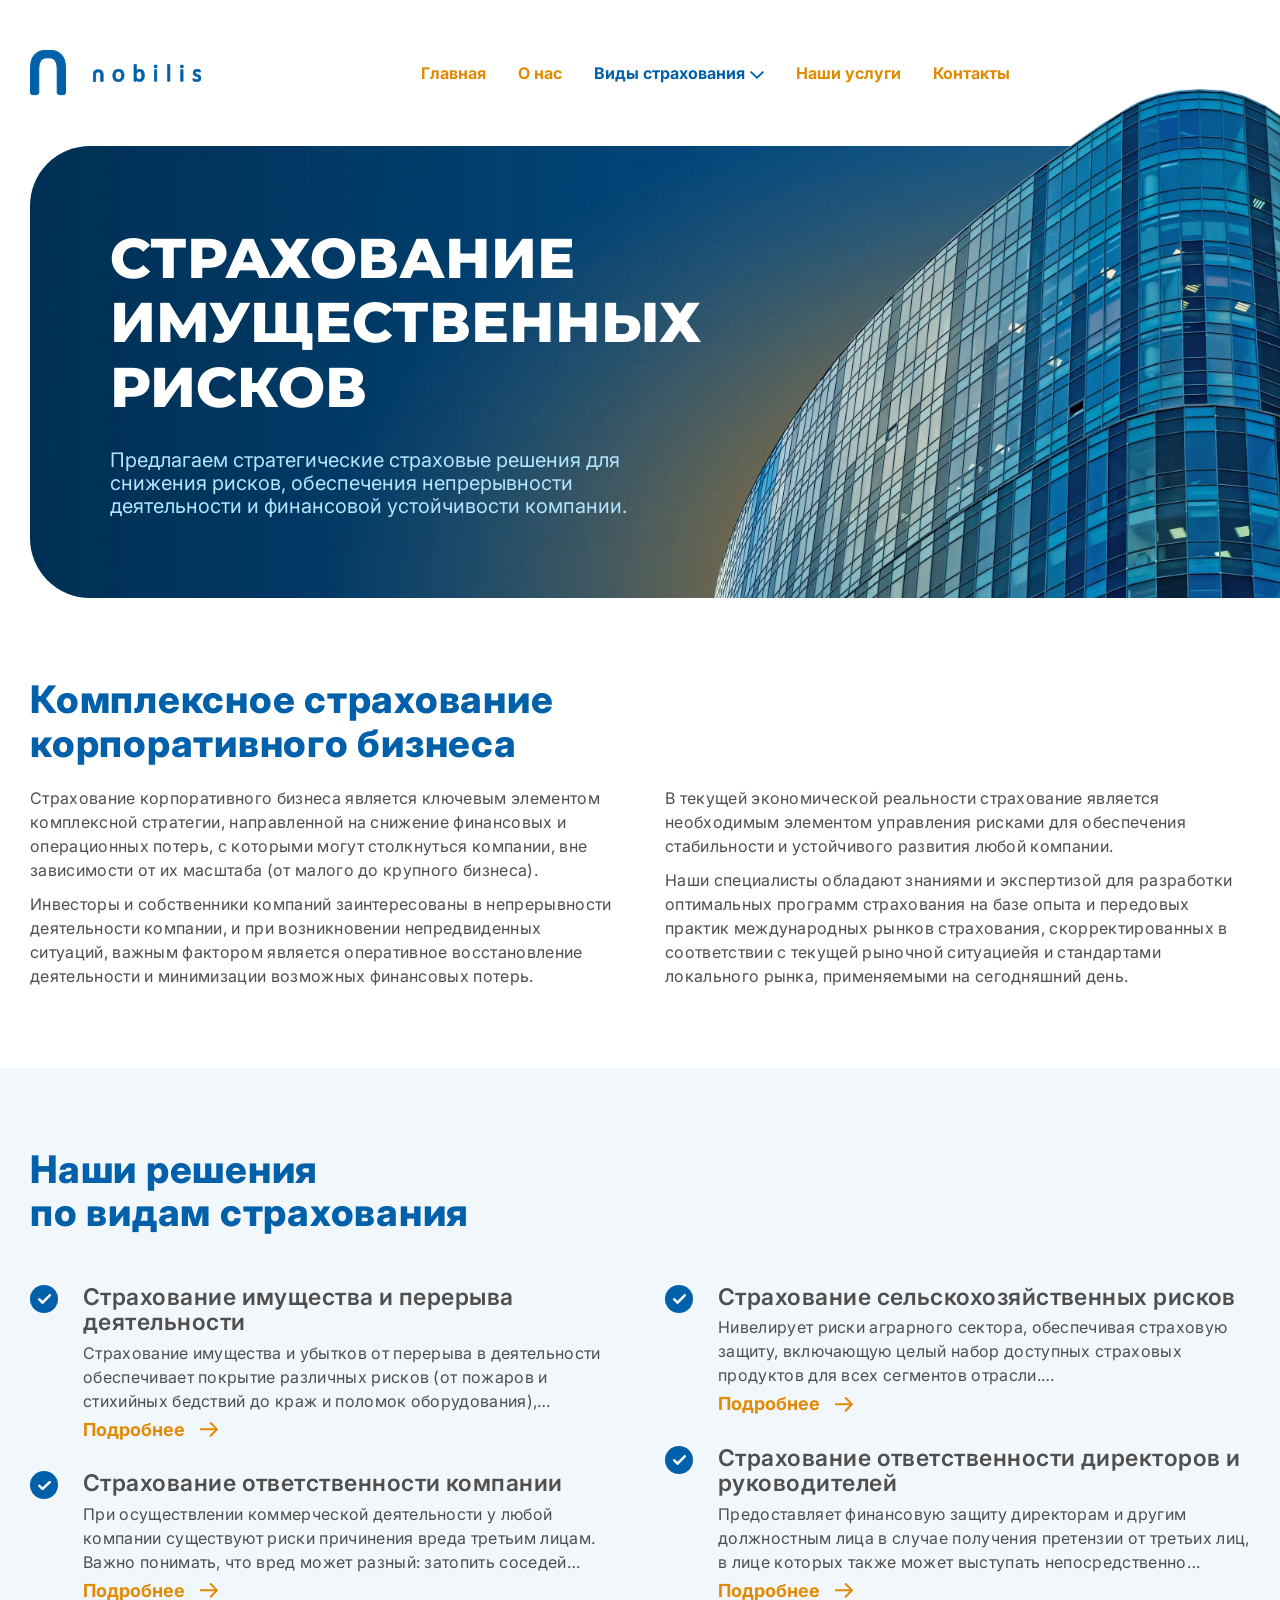
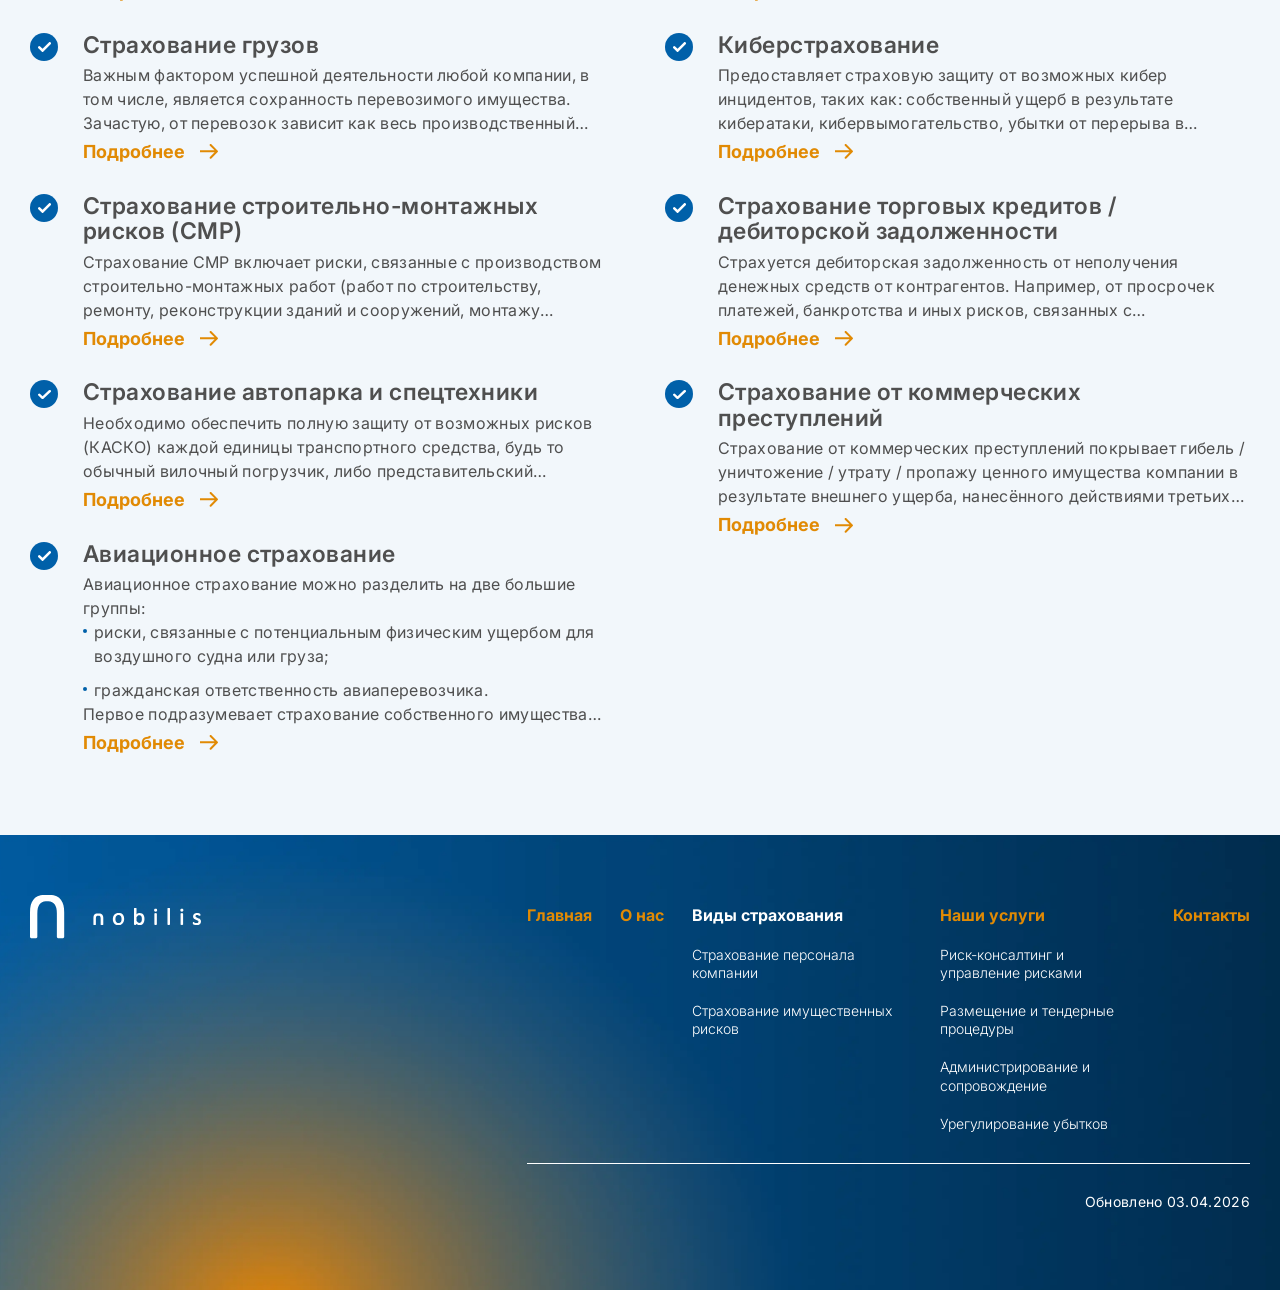
<file: services2.html>
<!DOCTYPE html>
<html lang="en">

<head>
	<meta charset="UTF-8">
	<meta name="viewport" content="width=device-width, initial-scale=1.0">
	<meta name="keywords" content="">
	<link rel="stylesheet" href="css/libs.min.css">
	<link rel="stylesheet" href="css/style.min.css">
	<script src="https://api-maps.yandex.ru/2.1/?lang=ru_RU&apikey=9133eb49-3a97-4b2d-90be-6b80a97a5036" type="text/javascript"></script>
	<title>Имущественные риски</title>
</head>


<body>
	<div class="wrapper">
		<header class="header">
			<div class="container">
				<div class="header__inner">
					<a class="header__logo" href="index.html">
						<img src="img/logo.svg" alt="">
					</a>
					<ul class="header__list">
						<li><a href="index.html">Главная</a></li>
						<li><a href="about.html">О нас</a></li>
						<li class="has-dropdown">
							<a class="dropdown-show active" href="#" class="dropdown-show">
								Виды страхования
								<span class="dropdown-arrow">
									<svg width="14" height="8" viewBox="0 0 14 8" fill="none" xmlns="http://www.w3.org/2000/svg">
										<path d="M7 8L0 1.21555L1.25417 0L7 5.59717L12.7458 0.0282681L14 1.24382L7 8Z" fill="#E18A04" />
									</svg>

								</span>
							</a>
							<ul class="dropdown">
								<li><a href="services2.html">Страхование имущественных рисков</a></li>
								<li><a href="services3.html">Страхование персонала компании</a></li>
							</ul>
						</li>
						<li><a href="services.html">Наши услуги</a></li>
						<li><a href="contacts.html">Контакты</a></li>
					</ul>
					<div class="burger">
						<span></span>
						<span></span>
						<span></span>
					</div>
				</div>
			</div>
		</header>
		<main class="content">
			<section class="main main--services">
				<div class="container">
					<div class="main__inner main__inner--services2">
						<div class="main__desc main__desc--services2">
							<h1 class="main__title">СТРАХОВА&shy;НИЕ <br> ИМУЩЕСТВЕ&shy;ННЫХ <br> РИСКОВ</h1>
							<div class="main__text">Предлагаем стратегические страховые решения для снижения рисков, обеспечения
								непрерывности деятельности и финансовой устойчивости компании.</div>
						</div>
						<div class="main__img main__img--services2">
							<img src="img/main-img--4.webp" alt="">
						</div>
					</div>
				</div>
			</section>
			<section class="mission">
				<div class="container">
					<div class="mission__inner">
						<h2 class="mission__title h2">Комплексное страхование <br> корпоративного бизнеса</h2>
						<div class="mission__text">
							<p>
								<span>Страхование корпоративного бизнеса является ключевым элементом комплексной стратегии, направленной
									на снижение финансовых и операционных потерь, с которыми могут столкнуться компании, вне зависимости
									от их масштаба (от малого до крупного бизнеса).</span>
								<span>Инвесторы и собственники компаний заинтересованы в непрерывности деятельности компании, и при
									возникновении непредвиденных ситуаций, важным фактором является оперативное восстановление
									деятельности и минимизации возможных финансовых потерь.</span>
							</p>
							<p>
								<span>В текущей экономической реальности страхование является необходимым элементом управления рисками
									для обеспечения стабильности и устойчивого развития любой компании.</span>
								<span>Наши специалисты обладают знаниями и экспертизой для разработки оптимальных программ страхования
									на базе опыта и
									передовых практик международных рынков страхования, скорректированных в соответствии с текущей
									рыночной ситуациейя и
									стандартами локального рынка, применяемыми на сегодняшний день.</span>
							</p>
						</div>
					</div>
				</div>
			</section>
			<section class="insurance">
				<div class="container">
					<div class="insurance__inner">
						<h2 class="insurance__title h2">Наши решения <br> по видам страхования</h2>
						<div class="insurance__items">
							<div class="insurance__items-left">
								<div class="item">
									<div class="item-icon">
										<img src="img/check.svg" alt="">
									</div>
									<div class="item-desc">
										<div class="item-title">Страхование имущества и перерыва деятельности</div>
										<div class="item-text">
											<p>
												Страхование имущества и убытков от перерыва в деятельности обеспечивает покрытие различных
												рисков (от пожаров и
												стихийных бедствий до краж и поломок оборудования), связанных с угрозами физическим активам
												компании, а также способным
												привести к вынужденной приостановке деятельности.
											</p>
											<p>
												Правильная оценка реального спектра рисков и фокус на критично важных именно для вашего
												бизнеса видах активов помогает
												выстроить страховую защиту с учетом специфики бизнеса, сложившейся практики страхового рынка и
												доступных страховых продуктов.
											</p>
											<p>
												<span>Результат: защита от угроз, оптимизация расходов на страхование без потери в объеме и
													качестве страхового покрытия.</span>
											</p>
										</div>
										<div class="item-show">
											<span>Подробнее</span>
											<span>Свернуть</span>
											<svg width="18" height="15" viewBox="0 0 18 15" fill="none" xmlns="http://www.w3.org/2000/svg">
												<path
													d="M17.7071 8.07112C18.0976 7.6806 18.0976 7.04743 17.7071 6.65691L11.3431 0.292946C10.9526 -0.0975785 10.3195 -0.0975785 9.92893 0.292946C9.53841 0.68347 9.53841 1.31664 9.92893 1.70716L15.5858 7.36401L9.92893 13.0209C9.53841 13.4114 9.53841 14.0446 9.92893 14.4351C10.3195 14.8256 10.9526 14.8256 11.3431 14.4351L17.7071 8.07112ZM0 7.36401V8.36401H17V7.36401V6.36401H0V7.36401Z"
													fill="#E18A04"></path>
											</svg>
										</div>
									</div>
								</div>
								<div class="item">
									<div class="item-icon">
										<img src="img/check.svg" alt="">
									</div>
									<div class="item-desc">
										<div class="item-title">Страхование ответственности компании</div>
										<div class="item-text">
											<p>
												При осуществлении коммерческой деятельности у любой компании существуют риски причинения вреда
												третьим лицам. Важно
												понимать, что вред может разный: затопить соседей снизу, продать некачественный товар, допустить
												ошибку в проектной
												документации, не соблюсти технику безопасности на производстве и многое другое. При разработке
												программы страхования
												ответственности необходимо определить, какие возможные риски существуют у компании, и, на
												основании этого, разработать
												объем страхового покрытия.
											</p>
											<p>
												<span>Результат: защита от возможных претензий со стороны третьих лиц, для обеспечения
													финансовой устойчивости компании.</span>
											</p>
										</div>
										<div class="item-show">
											<span>Подробнее</span>
											<span>Свернуть</span>
											<svg width="18" height="15" viewBox="0 0 18 15" fill="none" xmlns="http://www.w3.org/2000/svg">
												<path
													d="M17.7071 8.07112C18.0976 7.6806 18.0976 7.04743 17.7071 6.65691L11.3431 0.292946C10.9526 -0.0975785 10.3195 -0.0975785 9.92893 0.292946C9.53841 0.68347 9.53841 1.31664 9.92893 1.70716L15.5858 7.36401L9.92893 13.0209C9.53841 13.4114 9.53841 14.0446 9.92893 14.4351C10.3195 14.8256 10.9526 14.8256 11.3431 14.4351L17.7071 8.07112ZM0 7.36401V8.36401H17V7.36401V6.36401H0V7.36401Z"
													fill="#E18A04"></path>
											</svg>
										</div>
									</div>
								</div>
								<div class="item">
									<div class="item-icon">
										<img src="img/check.svg" alt="">
									</div>
									<div class="item-desc">
										<div class="item-title">Страхование грузов</div>
										<div class="item-text">
											<p>
												Важным фактором успешной деятельности любой компании, в том числе, является сохранность
												перевозимого имущества.
												Зачастую, от перевозок зависит как весь производственный процесс (если речь про сырье или
												материалы), так и коммерческая
												деятельность (если речь про перевозки товаров / готовой продукции). Детальный анализ всех
												логистических цепочек,
												маршрутов следования грузов, регионов перевозок, используемых транспортных средств, может помочь
												минимизировать
												возможные риски гибели груза, а разработанная программа страхового покрытия обеспечит получение
												страхового возмещения в
												максимальном объёме и в минимальные сроки.
											</p>
											<p>
												<span>Результат: быстрое восстановление бизнес процессов, с минимальным сроком задержек в
													поставках товаров и продукции.</span>
											</p>
										</div>
										<div class="item-show">
											<span>Подробнее</span>
											<span>Свернуть</span>
											<svg width="18" height="15" viewBox="0 0 18 15" fill="none" xmlns="http://www.w3.org/2000/svg">
												<path
													d="M17.7071 8.07112C18.0976 7.6806 18.0976 7.04743 17.7071 6.65691L11.3431 0.292946C10.9526 -0.0975785 10.3195 -0.0975785 9.92893 0.292946C9.53841 0.68347 9.53841 1.31664 9.92893 1.70716L15.5858 7.36401L9.92893 13.0209C9.53841 13.4114 9.53841 14.0446 9.92893 14.4351C10.3195 14.8256 10.9526 14.8256 11.3431 14.4351L17.7071 8.07112ZM0 7.36401V8.36401H17V7.36401V6.36401H0V7.36401Z"
													fill="#E18A04"></path>
											</svg>
										</div>
									</div>
								</div>
								<div class="item">
									<div class="item-icon">
										<img src="img/check.svg" alt="">
									</div>
									<div class="item-desc">
										<div class="item-title">Страхование строительно-монтажных рисков (СМР)</div>
										<div class="item-text">
											<p>
												Страхование СМР включает риски, связанные с производством строительно-монтажных работ (работ по
												строительству, ремонту,
												реконструкции зданий и сооружений, монтажу оборудования и т.д.), риски повреждения имущества и
												несения дополнительных
												расходов в связи с выполнением таких работ.
											</p>
											<p>
												Дополнительно могут быть застрахованы риски, связанные с выполнением инженерных изысканий,
												проектных, земляных,
												планировочных и ландшафтных работ, пуско-наладочных работ, испытаний, ввода в эксплуатацию,
												послепускового гарантийного
												обслуживания.
											</p>
											<p>
												<span>Результат: комплексное решение, которое поможет защитить интересы, как Заказчика/
													Инвестора, так и Подрядчика.</span>
											</p>
										</div>
										<div class="item-show">
											<span>Подробнее</span>
											<span>Свернуть</span>
											<svg width="18" height="15" viewBox="0 0 18 15" fill="none" xmlns="http://www.w3.org/2000/svg">
												<path
													d="M17.7071 8.07112C18.0976 7.6806 18.0976 7.04743 17.7071 6.65691L11.3431 0.292946C10.9526 -0.0975785 10.3195 -0.0975785 9.92893 0.292946C9.53841 0.68347 9.53841 1.31664 9.92893 1.70716L15.5858 7.36401L9.92893 13.0209C9.53841 13.4114 9.53841 14.0446 9.92893 14.4351C10.3195 14.8256 10.9526 14.8256 11.3431 14.4351L17.7071 8.07112ZM0 7.36401V8.36401H17V7.36401V6.36401H0V7.36401Z"
													fill="#E18A04"></path>
											</svg>
										</div>
									</div>
								</div>
								<div class="item">
									<div class="item-icon">
										<img src="img/check.svg" alt="">
									</div>
									<div class="item-desc">
										<div class="item-title">Страхование автопарка и спецтехники</div>
										<div class="item-text">
											<p>
												Необходимо обеспечить полную защиту от возможных рисков (КАСКО) каждой единицы транспортного
												средства, будь то обычный
												вилочный погрузчик, либо представительский автомобиль руководителя.
											</p>
											<p>
												<span>Результат: снижение затрат на ремонт / замену транспортных средств, обеспечение
													бесперебойной логистики.</span>
											</p>
										</div>
										<div class="item-show">
											<span>Подробнее</span>
											<span>Свернуть</span>
											<svg width="18" height="15" viewBox="0 0 18 15" fill="none" xmlns="http://www.w3.org/2000/svg">
												<path
													d="M17.7071 8.07112C18.0976 7.6806 18.0976 7.04743 17.7071 6.65691L11.3431 0.292946C10.9526 -0.0975785 10.3195 -0.0975785 9.92893 0.292946C9.53841 0.68347 9.53841 1.31664 9.92893 1.70716L15.5858 7.36401L9.92893 13.0209C9.53841 13.4114 9.53841 14.0446 9.92893 14.4351C10.3195 14.8256 10.9526 14.8256 11.3431 14.4351L17.7071 8.07112ZM0 7.36401V8.36401H17V7.36401V6.36401H0V7.36401Z"
													fill="#E18A04"></path>
											</svg>
										</div>
									</div>
								</div>
								<div class="item">
									<div class="item-icon">
										<img src="img/check.svg" alt="">
									</div>
									<div class="item-desc">
										<div class="item-title">Авиационное страхование</div>
										<div class="item-text">
											<p>
												Авиационное страхование можно разделить на две большие группы:
											<ul>
												<li>риски, связанные с потенциальным физическим ущербом для воздушного судна или груза;</li>
												<li>гражданская ответственность авиаперевозчика.</li>
											</ul>
											</p>
											<p>
												Первое подразумевает страхование собственного имущества владельца воздушного средства. Второе
												направлено на защиту
												страхователя от финансовых потерь по возмещению нанесённого ущерба третьим лицам.
											</p>
											<p>
												<span>Результат: защита воздушных судов и ответственности владельца перед пассажирами и третьими
													лицами, учитывающая высокие
													международные стандарты безопасности полетов.</span>
											</p>
										</div>
										<div class="item-show">
											<span>Подробнее</span>
											<span>Свернуть</span>
											<svg width="18" height="15" viewBox="0 0 18 15" fill="none" xmlns="http://www.w3.org/2000/svg">
												<path
													d="M17.7071 8.07112C18.0976 7.6806 18.0976 7.04743 17.7071 6.65691L11.3431 0.292946C10.9526 -0.0975785 10.3195 -0.0975785 9.92893 0.292946C9.53841 0.68347 9.53841 1.31664 9.92893 1.70716L15.5858 7.36401L9.92893 13.0209C9.53841 13.4114 9.53841 14.0446 9.92893 14.4351C10.3195 14.8256 10.9526 14.8256 11.3431 14.4351L17.7071 8.07112ZM0 7.36401V8.36401H17V7.36401V6.36401H0V7.36401Z"
													fill="#E18A04"></path>
											</svg>
										</div>
									</div>
								</div>
							</div>
							<div class="insurance__items-right">
								<div class="item">
									<div class="item-icon">
										<img src="img/check.svg" alt="">
									</div>
									<div class="item-desc">
										<div class="item-title">Страхование сельскохозяйственных рисков</div>
										<div class="item-text">
											<p>
												Нивелирует риски аграрного сектора, обеспечивая страховую защиту, включающую целый набор
												доступных страховых продуктов
												для всех сегментов отрасли.
											</p>
											<p>
												Программы сельскохозяйственного страхования могут включать страхование урожая от природных
												катастроф, страхование
												животных, страхование сельхозтехники и оборудования, страхование сельхозпродукции на хранении.
											</p>
											<p>
												<span>Результат: даже при наступлении убытка страхование позволит сохранить финансовую
													стабильность.</span>
											</p>
										</div>
										<div class="item-show">
											<span>Подробнее</span>
											<span>Свернуть</span>
											<svg width="18" height="15" viewBox="0 0 18 15" fill="none" xmlns="http://www.w3.org/2000/svg">
												<path
													d="M17.7071 8.07112C18.0976 7.6806 18.0976 7.04743 17.7071 6.65691L11.3431 0.292946C10.9526 -0.0975785 10.3195 -0.0975785 9.92893 0.292946C9.53841 0.68347 9.53841 1.31664 9.92893 1.70716L15.5858 7.36401L9.92893 13.0209C9.53841 13.4114 9.53841 14.0446 9.92893 14.4351C10.3195 14.8256 10.9526 14.8256 11.3431 14.4351L17.7071 8.07112ZM0 7.36401V8.36401H17V7.36401V6.36401H0V7.36401Z"
													fill="#E18A04"></path>
											</svg>
										</div>
									</div>
								</div>
								<div class="item">
									<div class="item-icon">
										<img src="img/check.svg" alt="">
									</div>
									<div class="item-desc">
										<div class="item-title">Страхование ответственности директоров и руководителей</div>
										<div class="item-text">
											<p>
												Предоставляет финансовую защиту директорам и другим должностным лица в случае получения
												претензии от третьих лиц, в лице
												которых также может выступать непосредственно Компания, за ненадлежащее исполнение обязанностей,
												ошибок и упущений.
												Покрывается ответственность не только генерального директора, но и всех лиц, участвующих в
												управлении компании:
												финансовый директор, директор по юридическим вопросам и другие. Природа рисков очень
												разнообразна: это могут быть как
												ненадлежащее управление активами, банкротство и обязательства перед кредиторами, субсидиарная
												ответственность, трудовые
												споры, так и иски по ценным бумагам.
											</p>
											<p>
												<span>Результат: финансовая безопасность и защита должностного лица в процессе управления
													компанией.</span>
											</p>
										</div>
										<div class="item-show">
											<span>Подробнее</span>
											<span>Свернуть</span>
											<svg width="18" height="15" viewBox="0 0 18 15" fill="none" xmlns="http://www.w3.org/2000/svg">
												<path
													d="M17.7071 8.07112C18.0976 7.6806 18.0976 7.04743 17.7071 6.65691L11.3431 0.292946C10.9526 -0.0975785 10.3195 -0.0975785 9.92893 0.292946C9.53841 0.68347 9.53841 1.31664 9.92893 1.70716L15.5858 7.36401L9.92893 13.0209C9.53841 13.4114 9.53841 14.0446 9.92893 14.4351C10.3195 14.8256 10.9526 14.8256 11.3431 14.4351L17.7071 8.07112ZM0 7.36401V8.36401H17V7.36401V6.36401H0V7.36401Z"
													fill="#E18A04"></path>
											</svg>
										</div>
									</div>
								</div>
								<div class="item">
									<div class="item-icon">
										<img src="img/check.svg" alt="">
									</div>
									<div class="item-desc">
										<div class="item-title">Киберстрахование</div>
										<div class="item-text">
											<p>
												Предоставляет страховую защиту от возможных кибер инцидентов, таких как: собственный ущерб в
												результате кибератаки,
												кибервымогательство, убытки от перерыва в деятельности вследствие не только кибератаки, но и
												технического сбоя. Также
												покрываются расходы, связанные с восстановлением систем и долгим временем простоя, которые могут
												стоить бизнесу миллионы
												рублей и репутационных потерь.
											</p>
											<p>
												<span>Результат: финансовая поддержка от страховщика в случае атаки на ИТ-инфраструктуру
													компании, направленная на скорейшее
													восстановление бизнес-процессов.</span>
											</p>
										</div>
										<div class="item-show">
											<span>Подробнее</span>
											<span>Свернуть</span>
											<svg width="18" height="15" viewBox="0 0 18 15" fill="none" xmlns="http://www.w3.org/2000/svg">
												<path
													d="M17.7071 8.07112C18.0976 7.6806 18.0976 7.04743 17.7071 6.65691L11.3431 0.292946C10.9526 -0.0975785 10.3195 -0.0975785 9.92893 0.292946C9.53841 0.68347 9.53841 1.31664 9.92893 1.70716L15.5858 7.36401L9.92893 13.0209C9.53841 13.4114 9.53841 14.0446 9.92893 14.4351C10.3195 14.8256 10.9526 14.8256 11.3431 14.4351L17.7071 8.07112ZM0 7.36401V8.36401H17V7.36401V6.36401H0V7.36401Z"
													fill="#E18A04"></path>
											</svg>
										</div>
									</div>
								</div>
								<div class="item">
									<div class="item-icon">
										<img src="img/check.svg" alt="">
									</div>
									<div class="item-desc">
										<div class="item-title">Страхование торговых кредитов / дебиторской задолженности</div>
										<div class="item-text">
											<p>
												Страхуется дебиторская задолженность от неполучения денежных средств от контрагентов. Например,
												от просрочек платежей,
												банкротства и иных рисков, связанных с платёжеспособностью контрагентов. Страхование торговых
												кредитов может помочь в
												реализации кредитной политики компании, а также является альтернативным решением в сравнении с
												такими финансовыми
												инструментами как: банковская гарантия и факторинг.
											</p>
											<p>
												<span>Результат: экономический эффект при сравнении с факторингом, дополнительная экспертиза со
													стороны страховщика портфеля
													дебиторов и помощь/сопровождение в урегулировании проблемной дебиторской задолженности.</span>
											</p>
										</div>
										<div class="item-show">
											<span>Подробнее</span>
											<span>Свернуть</span>
											<svg width="18" height="15" viewBox="0 0 18 15" fill="none" xmlns="http://www.w3.org/2000/svg">
												<path
													d="M17.7071 8.07112C18.0976 7.6806 18.0976 7.04743 17.7071 6.65691L11.3431 0.292946C10.9526 -0.0975785 10.3195 -0.0975785 9.92893 0.292946C9.53841 0.68347 9.53841 1.31664 9.92893 1.70716L15.5858 7.36401L9.92893 13.0209C9.53841 13.4114 9.53841 14.0446 9.92893 14.4351C10.3195 14.8256 10.9526 14.8256 11.3431 14.4351L17.7071 8.07112ZM0 7.36401V8.36401H17V7.36401V6.36401H0V7.36401Z"
													fill="#E18A04"></path>
											</svg>
										</div>
									</div>
								</div>
								<div class="item">
									<div class="item-icon">
										<img src="img/check.svg" alt="">
									</div>
									<div class="item-desc">
										<div class="item-title">Страхование от коммерческих преступлений</div>
										<div class="item-text">
											<p>
												Страхование от коммерческих преступлений покрывает гибель / уничтожение / утрату / пропажу
												ценного имущества компании в
												результате внешнего ущерба, нанесённого действиями третьих лиц,а также ущерб, нанесённый
												компании из-за
												недобросовестности сотрудников.  Дополнительно покрываются юридические расходы, расходы на
												восстановление данных.
											</p>
											<p>
												<span>Результат: в случае совершения кражи ценностей, подлога, подделки, мошеннического перевода
													и иных видов коммерческих
													преступлений, компания может быть уверена в компенсации таких расходов.</span>
											</p>
										</div>
										<div class="item-show">
											<span>Подробнее</span>
											<span>Свернуть</span>
											<svg width="18" height="15" viewBox="0 0 18 15" fill="none" xmlns="http://www.w3.org/2000/svg">
												<path
													d="M17.7071 8.07112C18.0976 7.6806 18.0976 7.04743 17.7071 6.65691L11.3431 0.292946C10.9526 -0.0975785 10.3195 -0.0975785 9.92893 0.292946C9.53841 0.68347 9.53841 1.31664 9.92893 1.70716L15.5858 7.36401L9.92893 13.0209C9.53841 13.4114 9.53841 14.0446 9.92893 14.4351C10.3195 14.8256 10.9526 14.8256 11.3431 14.4351L17.7071 8.07112ZM0 7.36401V8.36401H17V7.36401V6.36401H0V7.36401Z"
													fill="#E18A04"></path>
											</svg>
										</div>
									</div>
								</div>
							</div>
						</div>
					</div>
				</div>
			</section>
			<!-- <section class="advantages advantages--1">
				<div class="container">
					<div class="advantages__inner">
						<div class="advantages__top">
							<h2 class="advantages__title h2">Страхование <br> финансовых рисков</h2>
						</div>
						<div class="advantages__items">
							<div class="advantages__item">
								<div class="advantages__item-icon">
									<img src="img/advantages-icon4.svg" alt="">
								</div>
								<div class="advantages__item-title text26">Страхование <br> ответственности директоров и руководителей
								</div>
							</div>
							<div class="advantages__item">
								<div class="advantages__item-icon">
									<img src="img/advantages-icon5.svg" alt="">
								</div>
								<div class="advantages__item-title text26">Страхование дебиторской задолженности и торговых кредитов
								</div>
							</div>
							<div class="advantages__item">
								<div class="advantages__item-icon">
									<img src="img/advantages-icon6.svg" alt="">
								</div>
								<div class="advantages__item-title text26">Страхование кибер- <br> рисков</div>
							</div>
						</div>
					</div>
				</div>
			</section> -->
		</main>
		<footer class="footer">
			<div class="container">
				<div class="footer__inner">
					<a class="footer__logo" href="index.html">
						<img src="img/logo2.svg" alt="">
					</a>
					<div class="footer__group">
						<ul class="footer__list">
							<li><a href="index.html">Главная</a></li>
							<li><a href="about.html">О нас</a></li>
							<li>
								<a class="active" href="services7.html">Виды страхования</a>
								<ul>
									<li><a href="services3.html">Страхование персонала <br> компании</a></li>
									<li><a href="services2.html">Страхование имущественных рисков</a></li>
								</ul>
							</li>
							<li>
								<a href="services.html">Наши услуги</a>
								<ul style="max-width: 205px">
									<li><a href="services5.html">Риск-консалтинг и управление рисками</a></li>
									<li><a href="services4.html">Размещение и тендерные процедуры</a></li>
									<li><a href="services6.html">Администрирование и сопровождение</a></li>
									<li><a href="services7.html">Урегулирование убытков</a></li>
								</ul>
							</li>
							<li><a href="contacts.html">Контакты</a></li>
						</ul>
						<div class="footer__text">Обновлено 03.04.2026</div>
					</div>
				</div>
			</div>
		</footer>
	</div>
	<script src="js/libs.min.js"></script>
<script src="js/main.min.js"></script>

</body>

</html>
</file>
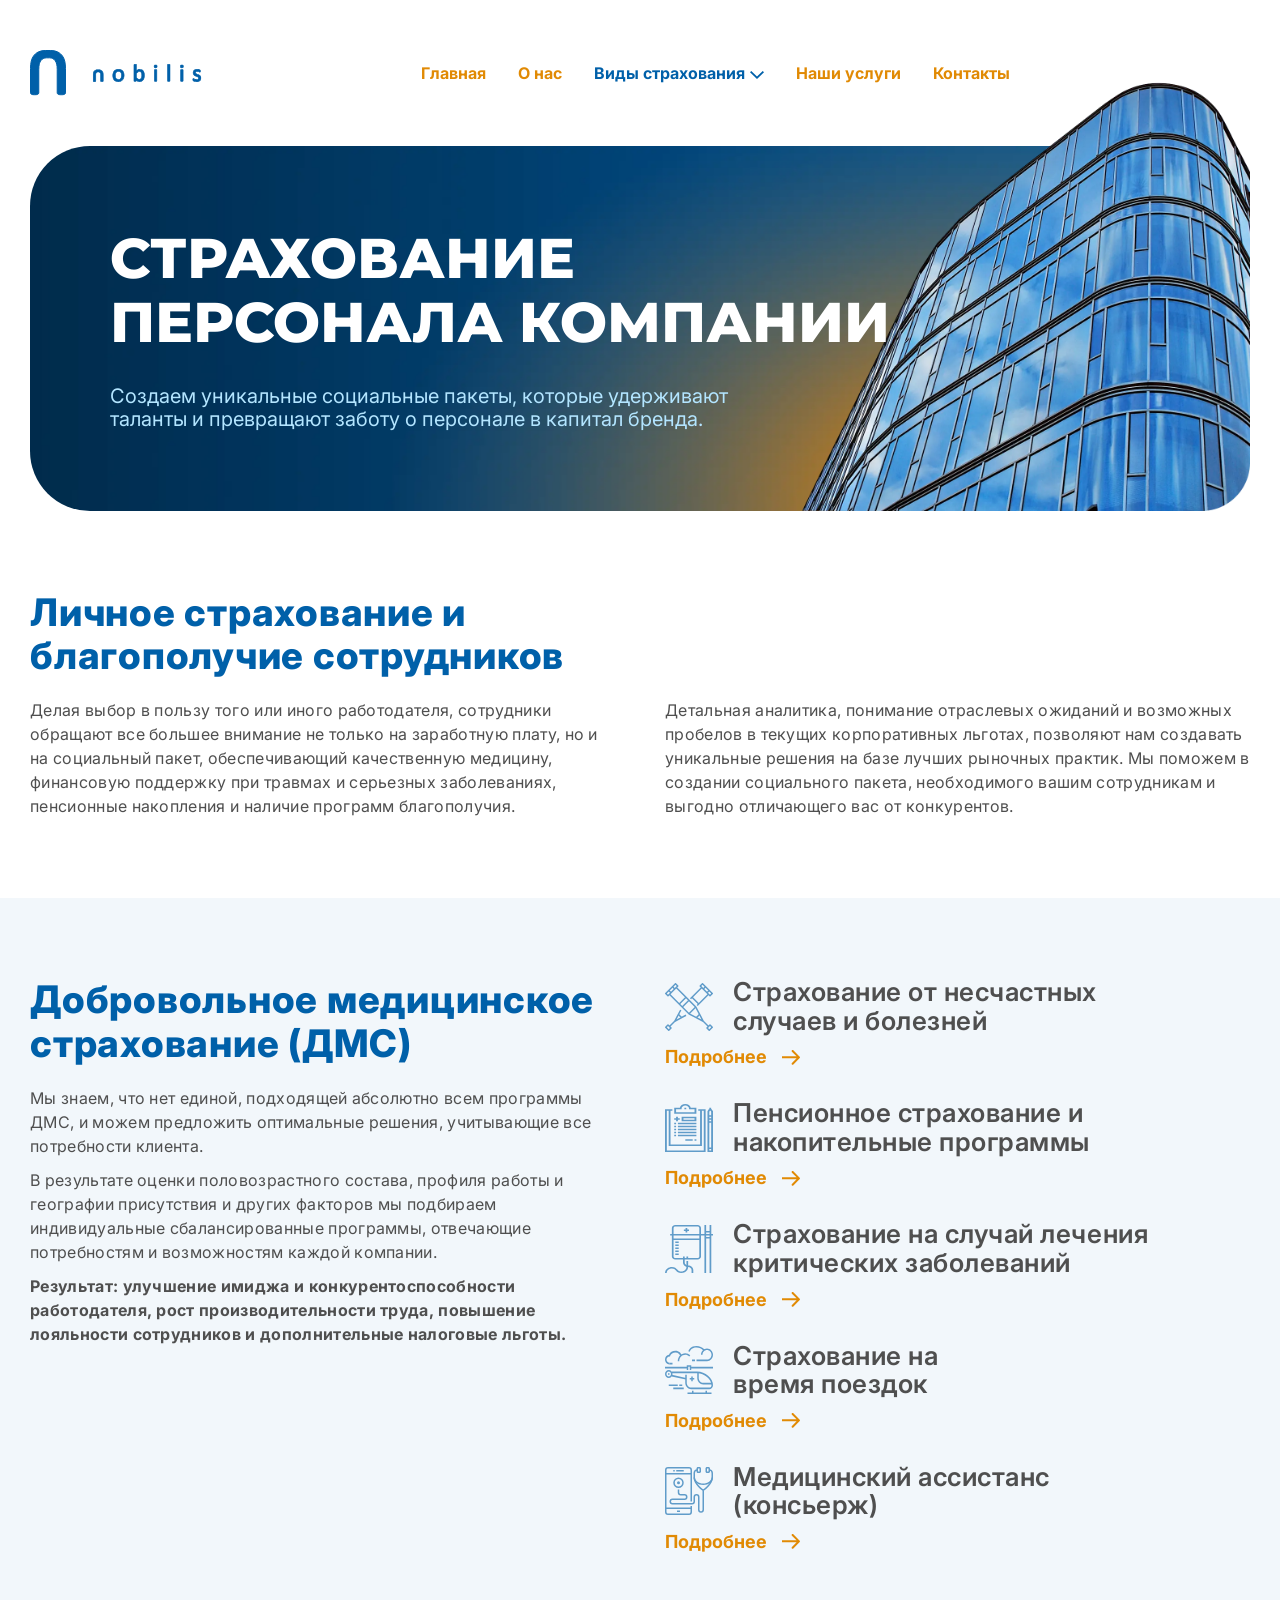
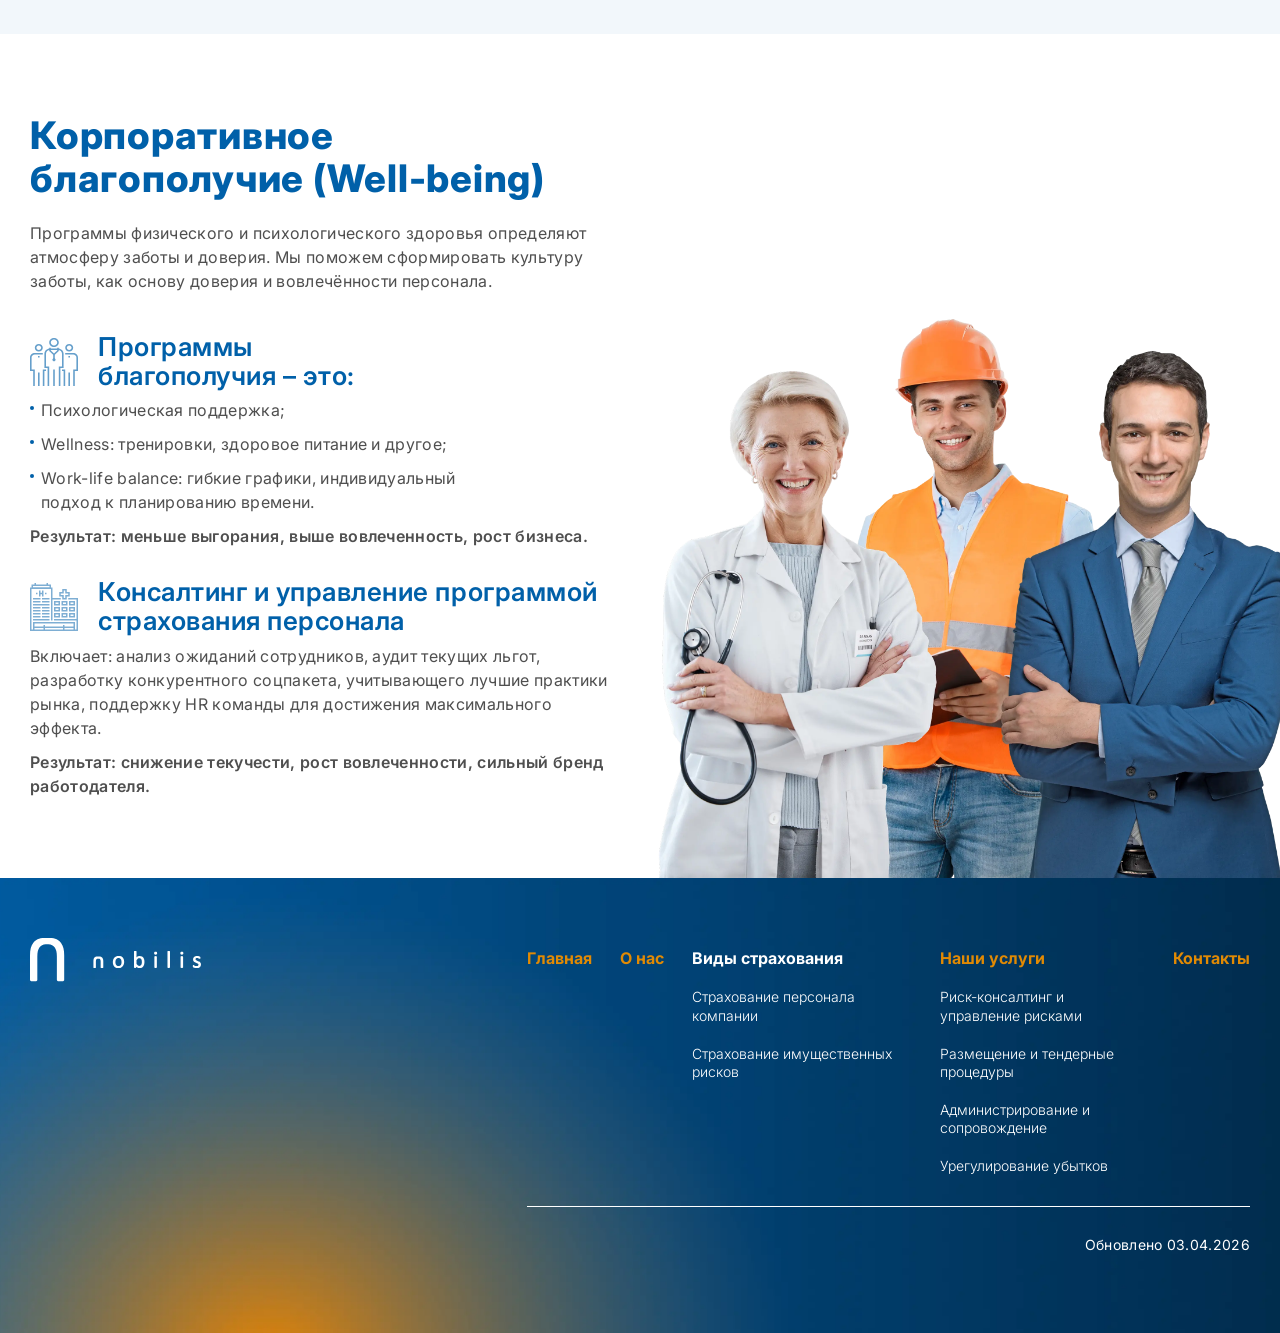
<file: services3.html>
<!DOCTYPE html>
<html lang="en">

<head>
	<meta charset="UTF-8">
	<meta name="viewport" content="width=device-width, initial-scale=1.0">
	<meta name="keywords" content="">
	<link rel="stylesheet" href="css/libs.min.css">
	<link rel="stylesheet" href="css/style.min.css">
	<script src="https://api-maps.yandex.ru/2.1/?lang=ru_RU&apikey=9133eb49-3a97-4b2d-90be-6b80a97a5036" type="text/javascript"></script>
	<title>Страхование персонала</title>
</head>


<body>
	<div class="wrapper">
		<header class="header">
			<div class="container">
				<div class="header__inner">
					<a class="header__logo" href="index.html">
						<img src="img/logo.svg" alt="">
					</a>
					<ul class="header__list">
						<li><a href="index.html">Главная</a></li>
						<li><a href="about.html">О нас</a></li>
						<li class="has-dropdown">
							<a class="dropdown-show active" href="#" class="dropdown-show">
								Виды страхования
								<span class="dropdown-arrow">
									<svg width="14" height="8" viewBox="0 0 14 8" fill="none" xmlns="http://www.w3.org/2000/svg">
										<path d="M7 8L0 1.21555L1.25417 0L7 5.59717L12.7458 0.0282681L14 1.24382L7 8Z" fill="#E18A04" />
									</svg>

								</span>
							</a>
							<ul class="dropdown">
								<li><a href="services2.html">Страхование имущественных рисков</a></li>
								<li><a href="services3.html">Страхование персонала компании</a></li>
							</ul>
						</li>
						<li><a href="services.html">Наши услуги</a></li>
						<li><a href="contacts.html">Контакты</a></li>
					</ul>
					<div class="burger">
						<span></span>
						<span></span>
						<span></span>
					</div>
				</div>
			</div>
		</header>
		<main class="content">
			<section class="main main--services">
				<div class="container">
					<div class="main__inner">
						<div class="main__desc main__desc--services3">
							<h1 class="main__title">СТРАХОВАНИЕ <br> ПЕРСОнала компании</h1>
							<div class="main__text">Создаем уникальные социальные пакеты, которые удерживают таланты и превращают
								заботу о персонале в капитал бренда.</div>
						</div>
						<div class="main__img main__img--services3">
							<img src="img/main-img--5.webp" alt="">
						</div>
					</div>
				</div>
			</section>
			<section class="mission">
				<div class="container">
					<div class="mission__inner">
						<h2 class="mission__title h2">Личное страхование и <br> благополучие сотрудников</h2>
						<div class="mission__text">
							<p>Делая выбор в пользу того или иного работодателя, сотрудники обращают все большее внимание не только на
								заработную плату, но и на социальный пакет, обеспечивающий качественную медицину, финансовую поддержку
								при травмах и серьезных заболеваниях, пенсионные накопления и наличие программ благополучия.</p>
							<p>Детальная аналитика, понимание отраслевых ожиданий и возможных пробелов в текущих корпоративных
								льготах, позволяют нам создавать уникальные решения на базе лучших рыночных практик. Мы поможем в
								создании социального пакета, необходимого вашим сотрудникам и выгодно отличающего вас от конкурентов.
							</p>
						</div>
					</div>
				</div>
			</section>
			<section class="dms">
				<div class="container">
					<div class="dms__inner">
						<div class="dms__group">
							<h2 class="dms__title h2">Добровольное медицинское страхование (ДМС)</h2>
							<div class="dms__text">
								<p>Мы знаем, что нет единой, подходящей абсолютно всем программы ДМС, и можем предложить оптимальные
									решения, учитывающие все потребности клиента.</p>
								<p>В результате оценки половозрастного состава, профиля работы и географии присутствия и других факторов
									мы подбираем индивидуальные сбалансированные программы, отвечающие потребностям и возможностям каждой
									компании.</p>
								<p><span>Результат: улучшение имиджа и конкурентоспособности работодателя, рост производительности
										труда, повышение лояльности сотрудников и дополнительные налоговые льготы.</span></p>
							</div>
						</div>
						<div class="dms__items">
							<div class="item">
								<div class="item-group">
									<div class="item-icon">
										<img src="img/dms-icon.svg" alt="">
									</div>
									<div class="item-title text26">Страхование от несчастных <br> случаев и болезней</div>
								</div>
								<div class="item-text">
									<p>Страхование от несчастных случаев и болезней дает возможность работодателю оказать финансовую
										поддержку сотрудникам в случае временной или постоянной потери трудоспособности, а также оказать
										помощь семьям в случае смерти кормильца.</p>
									<p>
										Понимая, что сотрудники ежедневно подвергаются рискам, мы разрабатываем страховые решения с учетом
										класса опасности, специфики работы и вероятности получения травм или диагностирования болезни.
									</p>
									<p><span>Результат: финансовая защита работников и их семей, уменьшение рисков судебных исков и
											штрафов, повышение доверия сотрудников,  минимизация рисков производственной
											безопасности.</span></p>
								</div>
								<div class="item-show">
									<span>Подробнее</span>
									<span>Свернуть</span>
									<svg width="18" height="15" viewBox="0 0 18 15" fill="none" xmlns="http://www.w3.org/2000/svg">
										<path
											d="M17.7071 8.07112C18.0976 7.6806 18.0976 7.04743 17.7071 6.65691L11.3431 0.292946C10.9526 -0.0975785 10.3195 -0.0975785 9.92893 0.292946C9.53841 0.68347 9.53841 1.31664 9.92893 1.70716L15.5858 7.36401L9.92893 13.0209C9.53841 13.4114 9.53841 14.0446 9.92893 14.4351C10.3195 14.8256 10.9526 14.8256 11.3431 14.4351L17.7071 8.07112ZM0 7.36401V8.36401H17V7.36401V6.36401H0V7.36401Z"
											fill="#E18A04" />
									</svg>
								</div>
							</div>
							<div class="item">
								<div class="item-group">
									<div class="item-icon">
										<img src="img/dms-icon2.svg" alt="">
									</div>
									<div class="item-title text26">Пенсионное страхование и накопительные программы</div>
								</div>
								<div class="item-text">
									<p>Пенсионные и накопительные страховые программы являются одними из лучших способов удержания
										сотрудников. Этот инструмент не только удовлетворяет запрос работников на стабильное финансовое
										будущее, но и позволяет оптимизировать HR-бюджет.</p>
									<p>Наш опыт позволяет формировать программы, обеспечивающие достойный уровень жизни сотрудников
										после выхода на пенсию, а также способствующие удержанию особо ценных сотрудников в компании.</p>
									<p><span>Результат: социальная ответственность работодателя, удержание ключевых сотрудников</span>
									</p>
								</div>
								<div class="item-show">
									<span>Подробнее</span>
									<span>Свернуть</span>
									<svg width="18" height="15" viewBox="0 0 18 15" fill="none" xmlns="http://www.w3.org/2000/svg">
										<path
											d="M17.7071 8.07112C18.0976 7.6806 18.0976 7.04743 17.7071 6.65691L11.3431 0.292946C10.9526 -0.0975785 10.3195 -0.0975785 9.92893 0.292946C9.53841 0.68347 9.53841 1.31664 9.92893 1.70716L15.5858 7.36401L9.92893 13.0209C9.53841 13.4114 9.53841 14.0446 9.92893 14.4351C10.3195 14.8256 10.9526 14.8256 11.3431 14.4351L17.7071 8.07112ZM0 7.36401V8.36401H17V7.36401V6.36401H0V7.36401Z"
											fill="#E18A04" />
									</svg>
								</div>
							</div>
							<div class="item">
								<div class="item-group">
									<div class="item-icon">
										<img src="img/dms-icon3.svg" alt="">
									</div>
									<div class="item-title text26">Страхование на случай лечения критических заболеваний</div>
								</div>
								<div class="item-text">
									<p>Страхование на случай лечения критических заболеваний может существенно расширить действующие
										программы ДМС и обеспечить качественное и своевременное лечение сотрудникам, а также
										психологическую поддержку в случае установки онкологического диагноза или необходимости проведения
										сложных сердечно-сосудистых, нейрохирургических и других операций.</p>
									<p><span>Результат: фокус на выздоровление, демонстрация заботы.</span></p>
								</div>
								<div class="item-show">
									<span>Подробнее</span>
									<span>Свернуть</span>
									<svg width="18" height="15" viewBox="0 0 18 15" fill="none" xmlns="http://www.w3.org/2000/svg">
										<path
											d="M17.7071 8.07112C18.0976 7.6806 18.0976 7.04743 17.7071 6.65691L11.3431 0.292946C10.9526 -0.0975785 10.3195 -0.0975785 9.92893 0.292946C9.53841 0.68347 9.53841 1.31664 9.92893 1.70716L15.5858 7.36401L9.92893 13.0209C9.53841 13.4114 9.53841 14.0446 9.92893 14.4351C10.3195 14.8256 10.9526 14.8256 11.3431 14.4351L17.7071 8.07112ZM0 7.36401V8.36401H17V7.36401V6.36401H0V7.36401Z"
											fill="#E18A04" />
									</svg>
								</div>
							</div>
							<div class="item">
								<div class="item-group">
									<div class="item-icon">
										<img src="img/dms-icon4.svg" alt="">
									</div>
									<div class="item-title text26">Страхование на <br> время поездок</div>
								</div>
								<div class="item-text">
									<p>Во время поездок по России и за рубежом программа страхования обеспечит необходимую медицинскую и
										медико-транспортную помощь вашему сотруднику, включающую консультации врачей, госпитализацию,
										медицинскую эвакуацию, сопровождение на русском языке 24/7.</p>
									<p><span>Результат: уверенность за сотрудников во время командировок.</span></p>
								</div>
								<div class="item-show">
									<span>Подробнее</span>
									<span>Свернуть</span>
									<svg width="18" height="15" viewBox="0 0 18 15" fill="none" xmlns="http://www.w3.org/2000/svg">
										<path
											d="M17.7071 8.07112C18.0976 7.6806 18.0976 7.04743 17.7071 6.65691L11.3431 0.292946C10.9526 -0.0975785 10.3195 -0.0975785 9.92893 0.292946C9.53841 0.68347 9.53841 1.31664 9.92893 1.70716L15.5858 7.36401L9.92893 13.0209C9.53841 13.4114 9.53841 14.0446 9.92893 14.4351C10.3195 14.8256 10.9526 14.8256 11.3431 14.4351L17.7071 8.07112ZM0 7.36401V8.36401H17V7.36401V6.36401H0V7.36401Z"
											fill="#E18A04" />
									</svg>
								</div>
							</div>
							<div class="item">
								<div class="item-group">
									<div class="item-icon">
										<img src="img/dms-icon5.svg" alt="">
									</div>
									<div class="item-title text26">Медицинский ассистанс <br> (консьерж)</div>
								</div>
								<div class="item-text">
									<p>Медицинский ассистанс берет весь стресс, связанный с организацией медицинской помощи, на себя:
										диагностика, запись к врачу, доставка лекарств на дом, сопровождение и психологическая поддержка
										застрахованного.</p>
									<p>Результат: премиум сервис, лояльность работников, рост репутациии работодателя.</p>
								</div>
								<div class="item-show">
									<span>Подробнее</span>
									<span>Свернуть</span>
									<svg width="18" height="15" viewBox="0 0 18 15" fill="none" xmlns="http://www.w3.org/2000/svg">
										<path
											d="M17.7071 8.07112C18.0976 7.6806 18.0976 7.04743 17.7071 6.65691L11.3431 0.292946C10.9526 -0.0975785 10.3195 -0.0975785 9.92893 0.292946C9.53841 0.68347 9.53841 1.31664 9.92893 1.70716L15.5858 7.36401L9.92893 13.0209C9.53841 13.4114 9.53841 14.0446 9.92893 14.4351C10.3195 14.8256 10.9526 14.8256 11.3431 14.4351L17.7071 8.07112ZM0 7.36401V8.36401H17V7.36401V6.36401H0V7.36401Z"
											fill="#E18A04" />
									</svg>
								</div>
							</div>
						</div>
					</div>
				</div>
			</section>
			<section class="wellbeing">
				<div class="container">
					<div class="wellbeing__inner">
						<div class="wellbeing__desc">
							<h2 class="wellbeing__title h2">Корпоративное <br> благополучие (Well-being)</h2>
							<div class="wellbeing__text">
								<p>Программы физического и психологического здоровья определяют атмосферу заботы и доверия. Мы поможем
									сформировать культуру заботы, как основу доверия и вовлечённости персонала.</p>
							</div>
							<div class="wellbeing__items">
								<div class="wellbeing__item">
									<div class="wellbeing__item-group">
										<div class="wellbeing__item-icon">
											<img src="img/wellbeing-icon.svg" alt="">
										</div>
										<div class="wellbeing__item-title text26">Программы <br> благополучия – это:</div>
									</div>
									<div class="wellbeing__item-text">
										<ul class="wellbeing__item-list">
											<li>Психологическая поддержка;</li>
											<li>Wellness: тренировки, здоровое питание и другое;</li>
											<li>Work-life balance: гибкие графики, индивидуальный подход к планированию времени.</li>
										</ul>
										<p><span>Результат: меньше выгорания, выше вовлеченность, рост бизнеса.</span></p>
									</div>
								</div>
								<div class="wellbeing__item">
									<div class="wellbeing__item-group">
										<div class="wellbeing__item-icon">
											<img src="img/wellbeing-icon2.svg" alt="">
										</div>
										<div class="wellbeing__item-title text26">Консалтинг и управление программой страхования персонала
										</div>
									</div>
									<div class="wellbeing__item-text">
										<p>Включает: анализ ожиданий сотрудников, аудит текущих льгот, разработку конкурентного соцпакета,
											учитывающего лучшие практики рынка, поддержку HR команды для достижения максимального эффекта.</p>
										<p><span>Результат: снижение текучести, рост вовлеченности, сильный бренд работодателя.</span></p>
									</div>
								</div>
							</div>
						</div>
						<div class="wellbeing__img">
							<img src="img/wellbeing-img.webp" alt="">
						</div>
					</div>
				</div>
			</section>
		</main>
		<footer class="footer">
			<div class="container">
				<div class="footer__inner">
					<a class="footer__logo" href="index.html">
						<img src="img/logo2.svg" alt="">
					</a>
					<div class="footer__group">
						<ul class="footer__list">
							<li><a href="index.html">Главная</a></li>
							<li><a href="about.html">О нас</a></li>
							<li>
								<a class="active" href="services7.html">Виды страхования</a>
								<ul>
									<li><a href="services3.html">Страхование персонала <br> компании</a></li>
									<li><a href="services2.html">Страхование имущественных рисков</a></li>
								</ul>
							</li>
							<li>
								<a href="services.html">Наши услуги</a>
								<ul style="max-width: 205px">
									<li><a href="services5.html">Риск-консалтинг и управление рисками</a></li>
									<li><a href="services4.html">Размещение и тендерные процедуры</a></li>
									<li><a href="services6.html">Администрирование и сопровождение</a></li>
									<li><a href="services7.html">Урегулирование убытков</a></li>
								</ul>
							</li>
							<li><a href="contacts.html">Контакты</a></li>
						</ul>
						<div class="footer__text">Обновлено 03.04.2026</div>
					</div>
				</div>
			</div>
		</footer>
	</div>
	<script src="js/libs.min.js"></script>
<script src="js/main.min.js"></script>

</body>

</html>
</file>
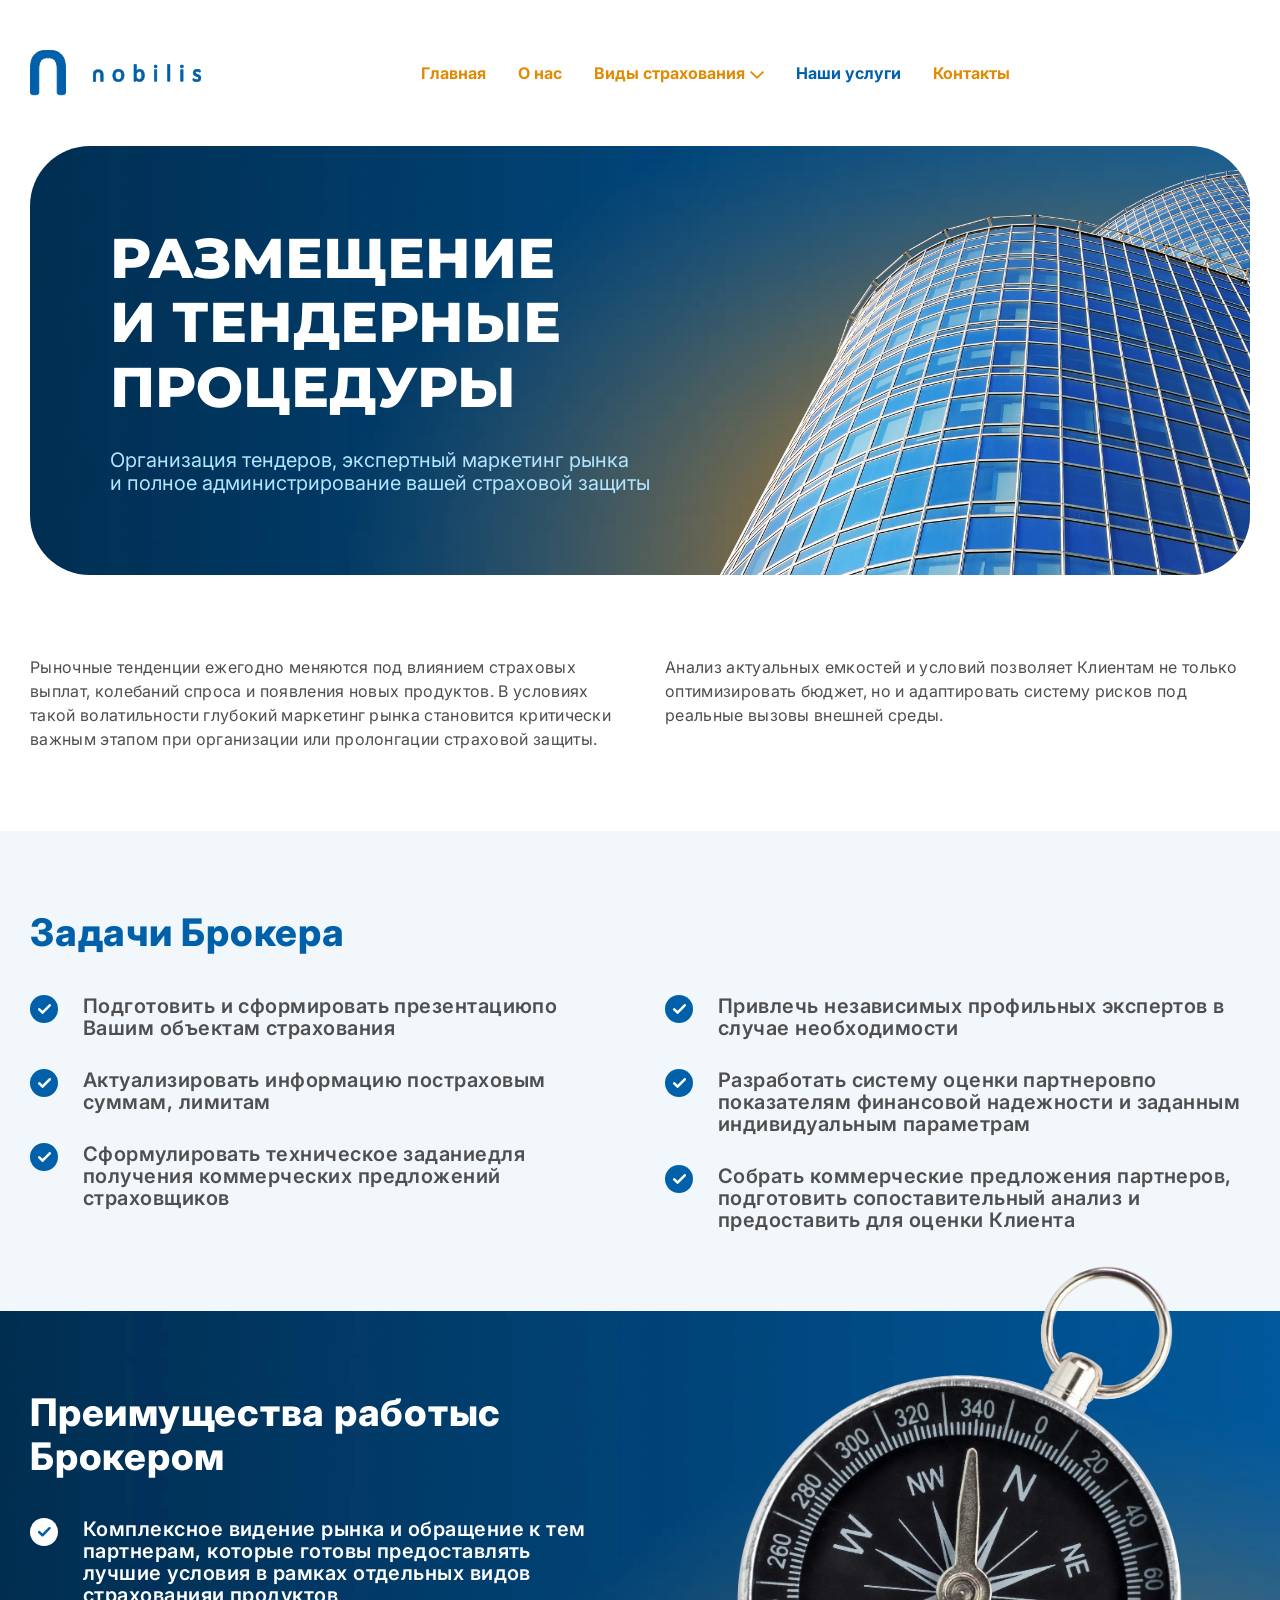
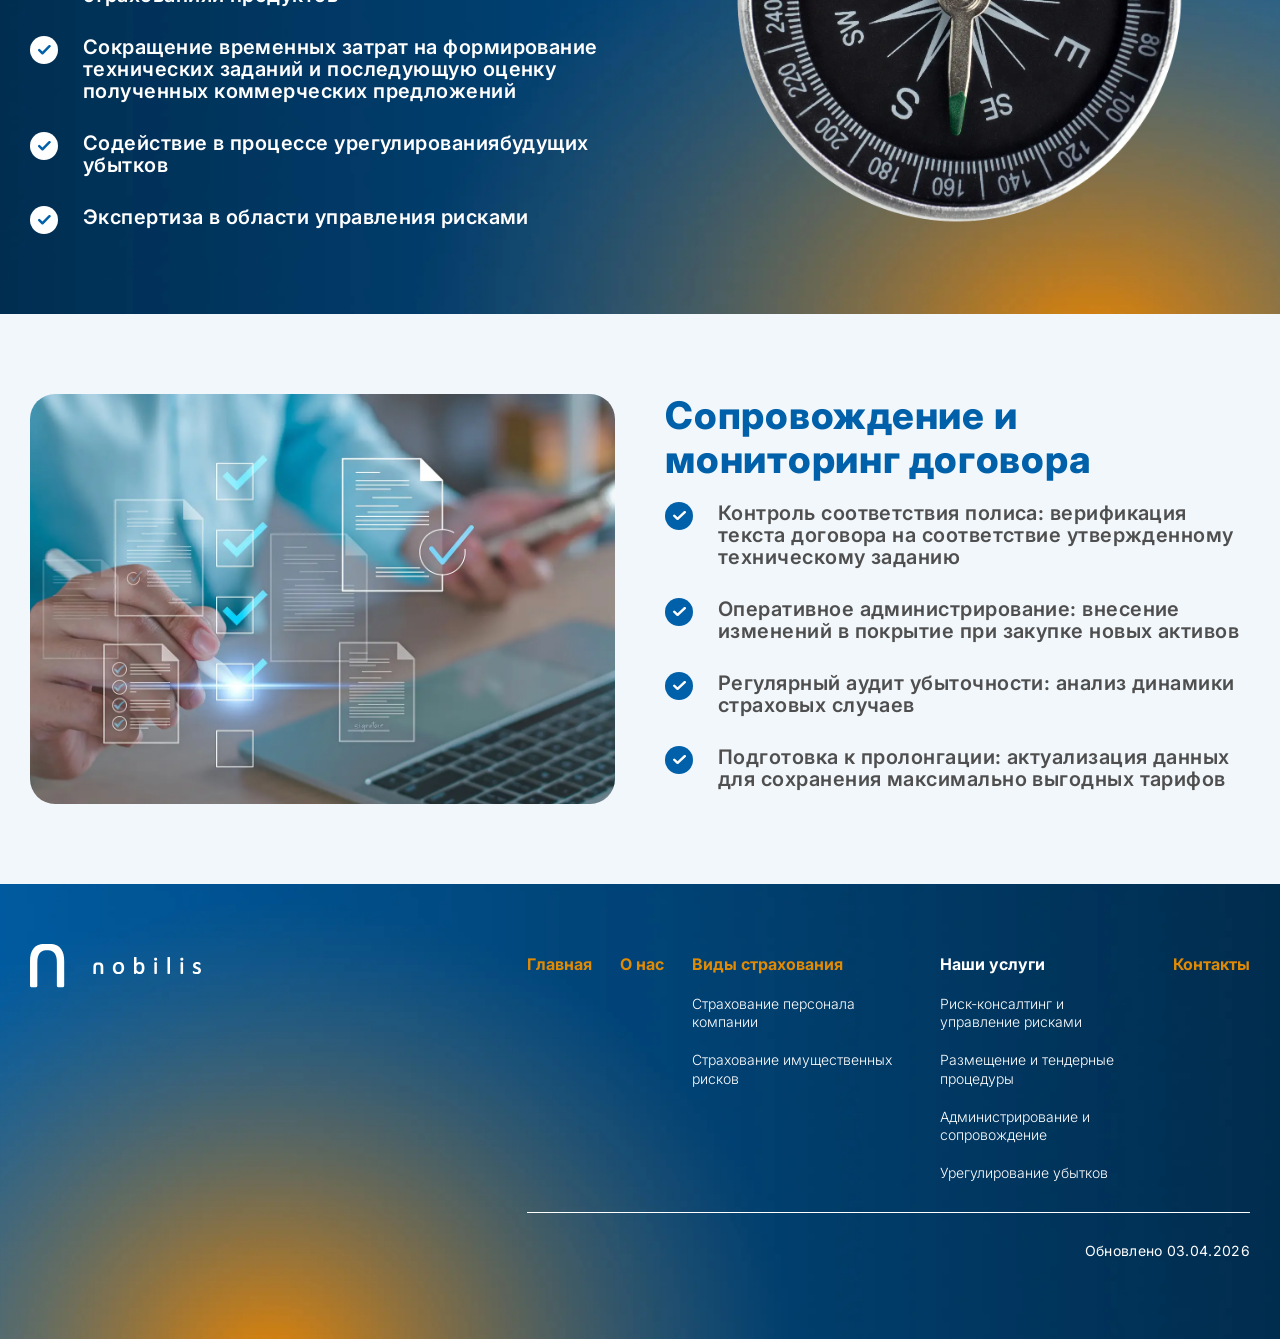
<file: services4.html>
<!DOCTYPE html>
<html lang="en">

<head>
	<meta charset="UTF-8">
	<meta name="viewport" content="width=device-width, initial-scale=1.0">
	<meta name="keywords" content="">
	<link rel="stylesheet" href="css/libs.min.css">
	<link rel="stylesheet" href="css/style.min.css">
	<script src="https://api-maps.yandex.ru/2.1/?lang=ru_RU&apikey=9133eb49-3a97-4b2d-90be-6b80a97a5036" type="text/javascript"></script>
	<title>Размещение и тендеры</title>
</head>


<body>
	<div class="wrapper">
		<header class="header">
			<div class="container">
				<div class="header__inner">
					<a class="header__logo" href="index.html">
						<img src="img/logo.svg" alt="">
					</a>
					<ul class="header__list">
						<li><a href="index.html">Главная</a></li>
						<li><a href="about.html">О нас</a></li>
						<li class="has-dropdown">
							<a href="#" class="dropdown-show">
								Виды страхования
								<span class="dropdown-arrow">
									<svg width="14" height="8" viewBox="0 0 14 8" fill="none" xmlns="http://www.w3.org/2000/svg">
										<path d="M7 8L0 1.21555L1.25417 0L7 5.59717L12.7458 0.0282681L14 1.24382L7 8Z" fill="#E18A04" />
									</svg>

								</span>
							</a>
							<ul class="dropdown">
								<li><a href="services2.html">Страхование имущественных рисков</a></li>
								<li><a href="services3.html">Страхование персонала компании</a></li>
							</ul>
						</li>
						<li><a class="active" href="services.html">Наши услуги</a></li>
						<li><a href="contacts.html">Контакты</a></li>
					</ul>
					<div class="burger">
						<span></span>
						<span></span>
						<span></span>
					</div>
				</div>
			</div>
		</header>
		<main class="content">
			<section class="main main--services">
				<div class="container">
					<div class="main__inner main__inner--services4">
						<div class="main__desc main__desc--services4">
							<h1 class="main__title">размещение <br> и тендерные <br> процедуры</h1>
							<div class="main__text">Организация тендеров, экспертный маркетинг рынка <br> и полное администрирование
								вашей страховой защиты</div>
						</div>
						<div class="main__img main__img--services4">
							<img src="img/main-img--6.webp" alt="">
						</div>
					</div>
				</div>
			</section>
			<section class="mission">
				<div class="container">
					<div class="mission__inner">
						<div class="mission__text">
							<p>Рыночные тенденции ежегодно меняются под влиянием страховых выплат, колебаний спроса и появления новых
								продуктов. В условиях такой волатильности глубокий маркетинг рынка становится критически важным этапом
								при организации или пролонгации страховой защиты.</p>
							<p>Анализ актуальных емкостей и условий позволяет Клиентам не только оптимизировать бюджет, но и
								адаптировать систему рисков под реальные вызовы внешней среды.</p>
						</div>
					</div>
				</div>
			</section>
			<section class="support">
				<div class="container">
					<div class="support__inner">
						<h2 class="support__title h2">Задачи Брокера</h2>
						<div class="support__items">
							<div class="support__items-left">
								<div class="support__item">
									<div class="support__item-icon">
										<img src="img/check.svg" alt="">
									</div>
									<div class="support__item-text">Подготовить и сформировать презентациюпо Вашим объектам страхования
									</div>
								</div>
								<div class="support__item">
									<div class="support__item-icon">
										<img src="img/check.svg" alt="">
									</div>
									<div class="support__item-text">Актуализировать информацию постраховым суммам, лимитам</div>
								</div>
								<div class="support__item">
									<div class="support__item-icon">
										<img src="img/check.svg" alt="">
									</div>
									<div class="support__item-text">Сформулировать техническое заданиедля получения коммерческих
										предложений страховщиков</div>
								</div>
							</div>
							<div class="support__items-right">
								<div class="support__item">
									<div class="support__item-icon">
										<img src="img/check.svg" alt="">
									</div>
									<div class="support__item-text">Привлечь независимых профильных экспертов в случае необходимости
									</div>
								</div>
								<div class="support__item">
									<div class="support__item-icon">
										<img src="img/check.svg" alt="">
									</div>
									<div class="support__item-text">Разработать систему оценки партнеровпо показателям финансовой
										надежности и заданным индивидуальным параметрам</div>
								</div>
								<div class="support__item">
									<div class="support__item-icon">
										<img src="img/check.svg" alt="">
									</div>
									<div class="support__item-text">Собрать коммерческие предложения партнеров, подготовить
										сопоставительный анализ и предоставить для оценки Клиента</div>
								</div>
							</div>
						</div>
					</div>
				</div>
			</section>
			<section class="advantages2 advantages2-2">
				<div class="container">
					<div class="advantages2__inner">
						<div class="advantages2__desc">
							<h2 class="advantages2__title h2">Преимущества работыс Брокером</h2>
							<div class="advantages2__items">
								<div class="advantages2__item advantages2__item2">
									<div class="advantages2__item-icon">
										<img src="img/check2.svg" alt="">
									</div>
									<div class="advantages2__item-title2">Комплексное видение рынка и обращение к тем партнерам, которые
										готовы предоставлять лучшие условия в рамках отдельных видов страхованияи продуктов</div>
								</div>
								<div class="advantages2__item advantages2__item2">
									<div class="advantages2__item-icon">
										<img src="img/check2.svg" alt="">
									</div>
									<div class="advantages2__item-title2">Сокращение временных затрат на формирование технических заданий
										и последующую оценку полученных коммерческих предложений</div>
								</div>
								<div class="advantages2__item advantages2__item2">
									<div class="advantages2__item-icon">
										<img src="img/check2.svg" alt="">
									</div>
									<div class="advantages2__item-title2">Содействие в процессе урегулированиябудущих убытков</div>
								</div>
								<div class="advantages2__item advantages2__item2">
									<div class="advantages2__item-icon">
										<img src="img/check2.svg" alt="">
									</div>
									<div class="advantages2__item-title2">Экспертиза в области управления рисками</div>
								</div>
							</div>
						</div>
						<div class="advantages2__img">
							<img src="img/advantages2-img4.webp" alt="">
						</div>
					</div>
				</div>
			</section>
			<section class="advantages2 advantages2--1">
				<div class="container">
					<div class="advantages2__inner">
						<div class="advantages2__img">
							<img src="img/advantages2-img5.webp" alt="">
						</div>
						<div class="advantages2__desc">
							<h2 class="advantages2__title h2">Сопровождение и <br> мониторинг договора</h2>
							<div class="advantages2__items">
								<div class="advantages2__item advantages2__item2">
									<div class="advantages2__item-icon">
										<img src="img/check.svg" alt="">
									</div>
									<div class="advantages2__item-title2">Контроль соответствия полиса: верификация текста договора на
										соответствие утвержденному техническому заданию</div>
								</div>
								<div class="advantages2__item advantages2__item2">
									<div class="advantages2__item-icon">
										<img src="img/check.svg" alt="">
									</div>
									<div class="advantages2__item-title2">Оперативное администрирование: внесение изменений в покрытие при
										закупке новых активов</div>
								</div>
								<div class="advantages2__item advantages2__item2">
									<div class="advantages2__item-icon">
										<img src="img/check.svg" alt="">
									</div>
									<div class="advantages2__item-title2">Регулярный аудит убыточности: анализ динамики страховых случаев
									</div>
								</div>
								<div class="advantages2__item advantages2__item2">
									<div class="advantages2__item-icon">
										<img src="img/check.svg" alt="">
									</div>
									<div class="advantages2__item-title2">Подготовка к пролонгации: актуализация данных для сохранения
										максимально выгодных тарифов</div>
								</div>
							</div>
						</div>
					</div>
				</div>
			</section>
		</main>
		<footer class="footer">
			<div class="container">
				<div class="footer__inner">
					<a class="footer__logo" href="index.html">
						<img src="img/logo2.svg" alt="">
					</a>
					<div class="footer__group">
						<ul class="footer__list">
							<li><a href="index.html">Главная</a></li>
							<li><a href="about.html">О нас</a></li>
							<li>
								<a href="services7.html">Виды страхования</a>
								<ul>
									<li><a href="services3.html">Страхование персонала <br> компании</a></li>
									<li><a href="services2.html">Страхование имущественных рисков</a></li>
								</ul>
							</li>
							<li>
								<a class="active" href="services.html">Наши услуги</a>
								<ul style="max-width: 205px">
									<li><a href="services5.html">Риск-консалтинг и управление рисками</a></li>
									<li><a href="services4.html">Размещение и тендерные процедуры</a></li>
									<li><a href="services6.html">Администрирование и сопровождение</a></li>
									<li><a href="services7.html">Урегулирование убытков</a></li>
								</ul>
							</li>
							<li><a href="contacts.html">Контакты</a></li>
						</ul>
						<div class="footer__text">Обновлено 03.04.2026</div>
					</div>
				</div>
			</div>
		</footer>
	</div>
	<script src="js/libs.min.js"></script>
<script src="js/main.min.js"></script>

</body>

</html>
</file>
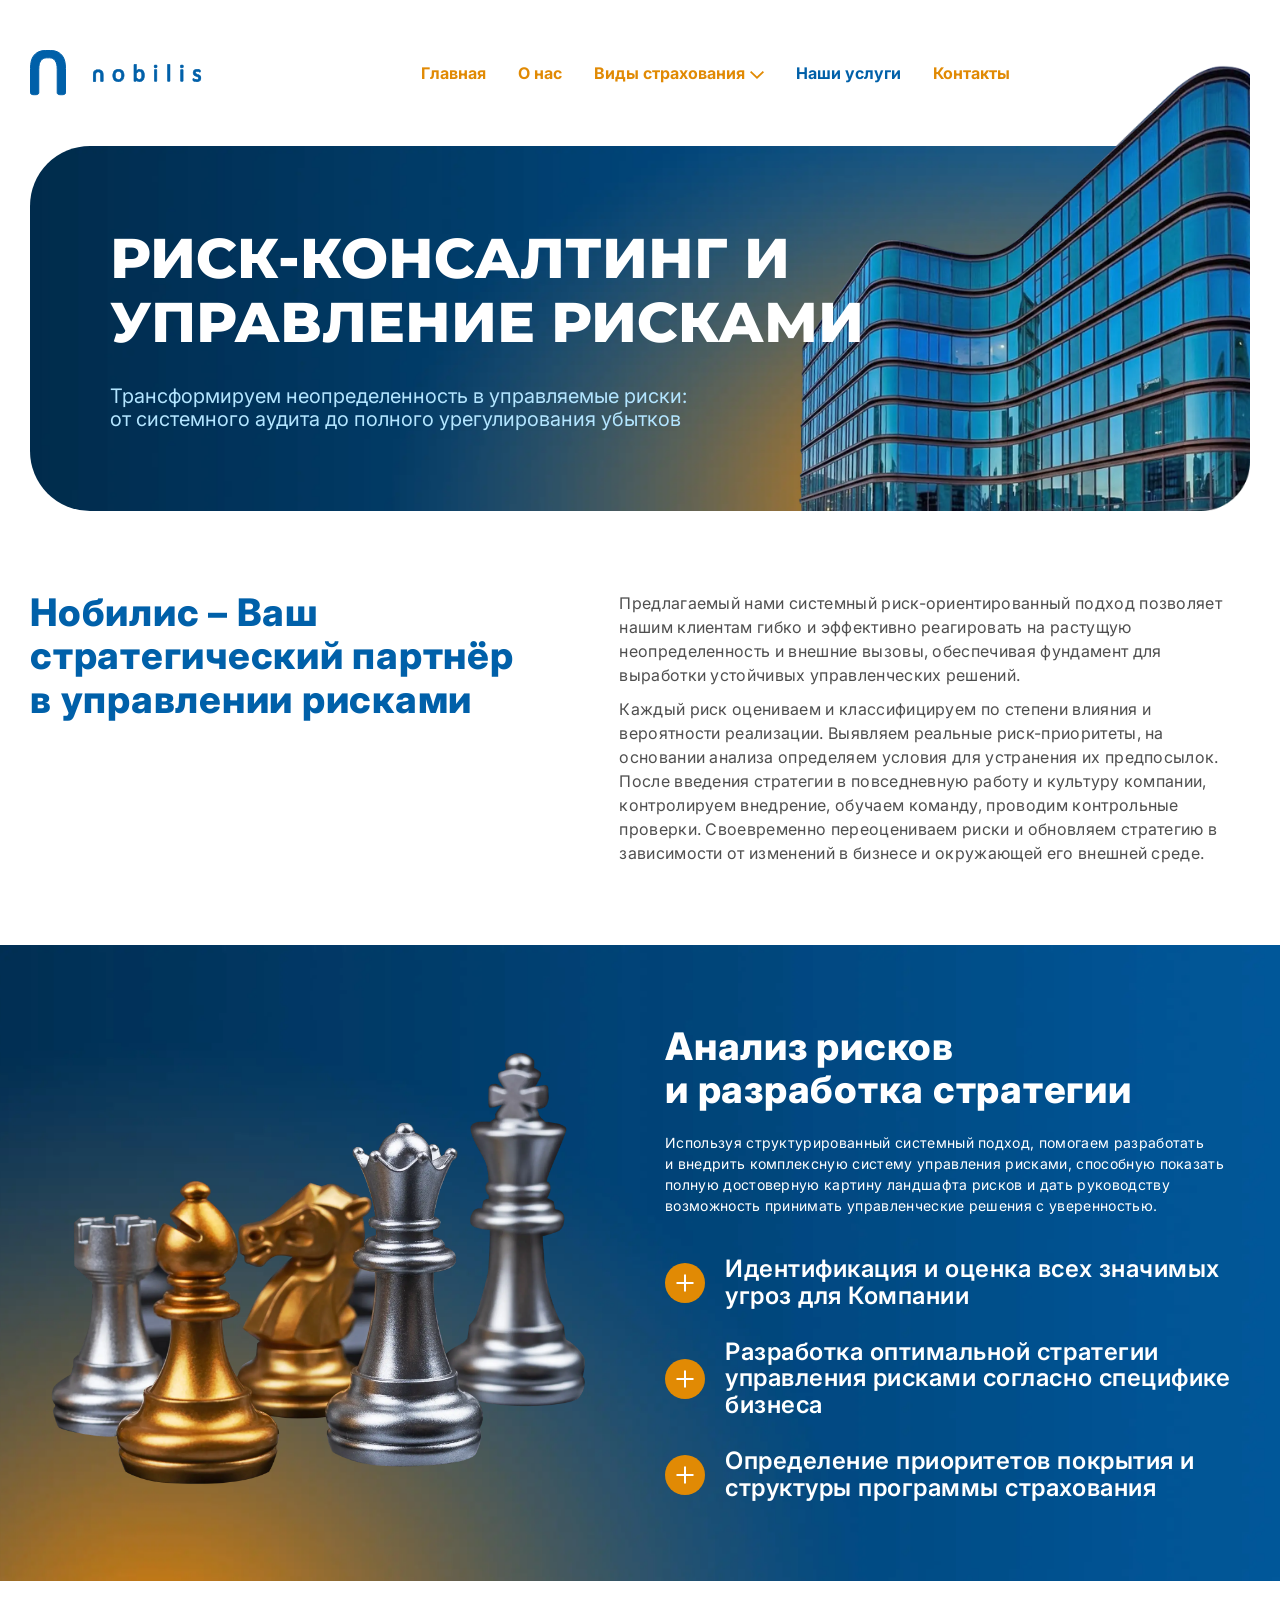
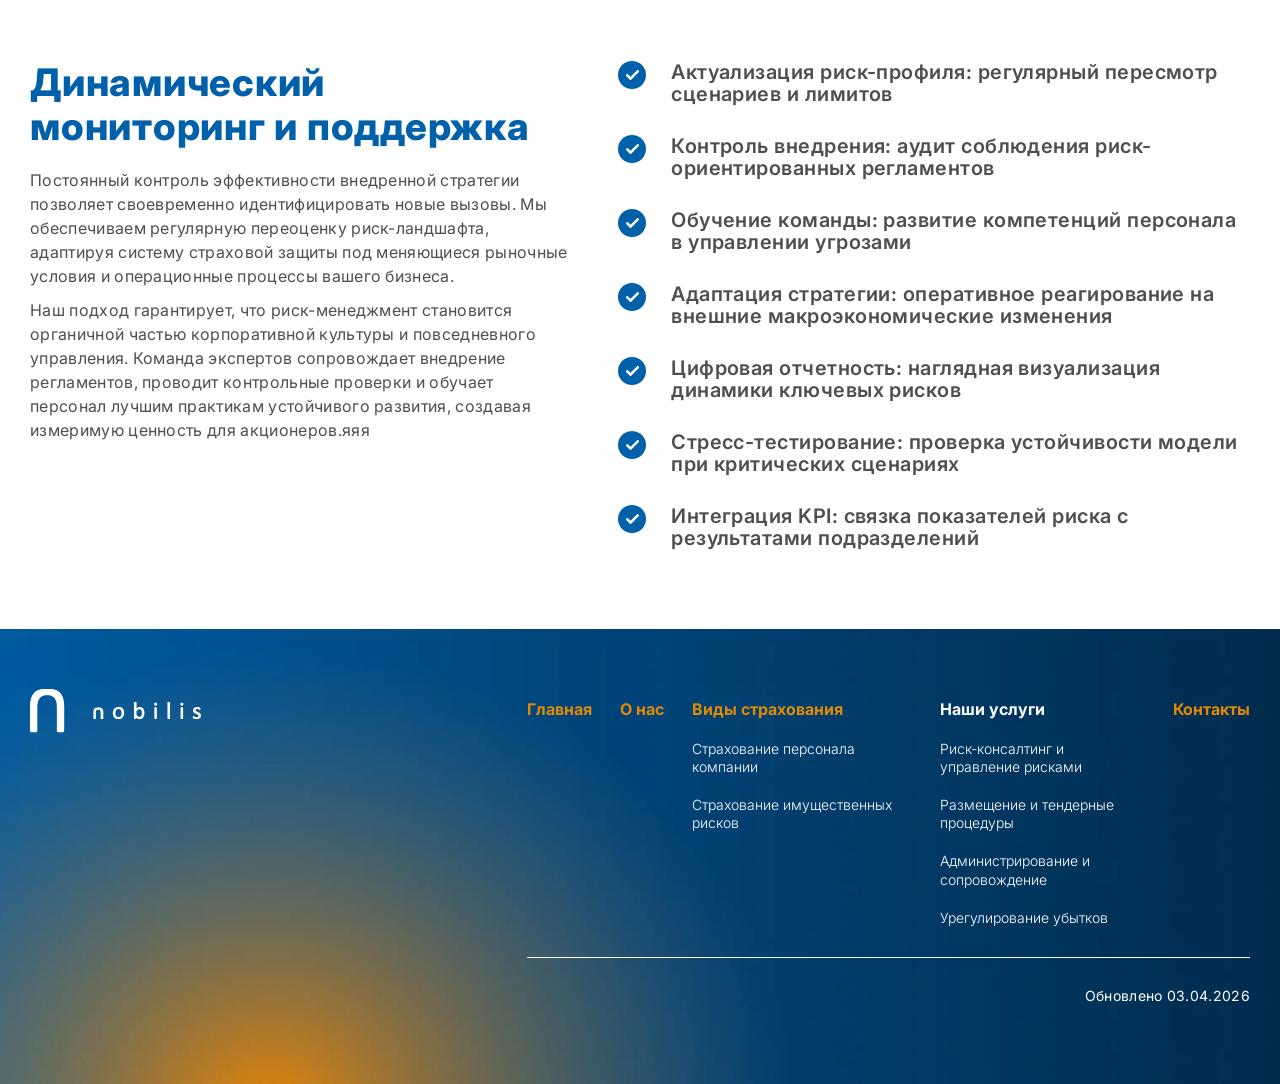
<file: services5.html>
<!DOCTYPE html>
<html lang="en">

<head>
	<meta charset="UTF-8">
	<meta name="viewport" content="width=device-width, initial-scale=1.0">
	<meta name="keywords" content="">
	<link rel="stylesheet" href="css/libs.min.css">
	<link rel="stylesheet" href="css/style.min.css">
	<script src="https://api-maps.yandex.ru/2.1/?lang=ru_RU&apikey=9133eb49-3a97-4b2d-90be-6b80a97a5036" type="text/javascript"></script>
	<title>Риск-консалтинг</title>
</head>


<body>
	<div class="wrapper">
		<header class="header">
			<div class="container">
				<div class="header__inner">
					<a class="header__logo" href="index.html">
						<img src="img/logo.svg" alt="">
					</a>
					<ul class="header__list">
						<li><a href="index.html">Главная</a></li>
						<li><a href="about.html">О нас</a></li>
						<li class="has-dropdown">
							<a href="#" class="dropdown-show">
								Виды страхования
								<span class="dropdown-arrow">
									<svg width="14" height="8" viewBox="0 0 14 8" fill="none" xmlns="http://www.w3.org/2000/svg">
										<path d="M7 8L0 1.21555L1.25417 0L7 5.59717L12.7458 0.0282681L14 1.24382L7 8Z" fill="#E18A04" />
									</svg>

								</span>
							</a>
							<ul class="dropdown">
								<li><a href="services2.html">Страхование имущественных рисков</a></li>
								<li><a href="services3.html">Страхование персонала компании</a></li>
							</ul>
						</li>
						<li><a class="active" href="services.html">Наши услуги</a></li>
						<li><a href="contacts.html">Контакты</a></li>
					</ul>
					<div class="burger">
						<span></span>
						<span></span>
						<span></span>
					</div>
				</div>
			</div>
		</header>
		<main class="content">
			<section class="main main--services">
				<div class="container">
					<div class="main__inner">
						<div class="main__desc main__desc--services5">
							<h1 class="main__title">Риск-консалтинг и управление рисками</h1>
							<div class="main__text">Трансформируем неопределенность в управляемые риски: <br> от системного аудита до
								полного урегулирования убытков</div>
						</div>
						<div class="main__img main__img--services5">
							<img src="img/main-img--7.webp" alt="">
						</div>
					</div>
				</div>
			</section>
			<section class="mission mission--1">
				<div class="container">
					<div class="mission__inner">
						<div class="mission__text">
							<h2 class="mission__title h2">Нобилис – Ваш <br> стратегический партнёр <br> в управлении рисками</h2>
							<p>
								<span>Предлагаемый нами системный риск-ориентированный подход позволяет нашим клиентам гибко и
									эффективно реагировать на растущую неопределенность и внешние вызовы, обеспечивая фундамент для
									выработки устойчивых управленческих решений.</span>
								<span>Каждый риск оцениваем и классифицируем по степени влияния и вероятности реализации. Выявляем
									реальные риск-приоритеты, на основании анализа определяем условия для устранения их предпосылок. После
									введения стратегии в повседневную работу и культуру компании, контролируем внедрение, обучаем команду,
									проводим контрольные проверки. Своевременно переоцениваем риски и обновляем стратегию в зависимости от
									изменений в бизнесе и окружающей его внешней среде.</span>
							</p>
						</div>
					</div>
				</div>
			</section>
			<section class="analysis">
				<div class="container">
					<div class="analysis__inner">
						<div class="analysis__img">
							<img src="img/analysis-img.webp" alt="">
						</div>
						<div class="analysis__desc">
							<h2 class="analysis__title h2">Анализ рисков <br> и разработка стратегии</h2>
							<div class="analysis__text">
								<p>Используя структурированный системный подход, помогаем разработать <br> и внедрить комплексную
									систему управления рисками, способную показать полную достоверную картину ландшафта рисков и дать
									руководству возможность принимать управленческие решения с уверенностью.</p>
							</div>
							<div class="analysis__items">
								<div class="item">
									<div class="item-show">
										<div class="item-btn"></div>
										<div class="item-title text26">Идентификация и оценка всех значимых угроз для Компании</div>
									</div>
									<div class="item-hidden">
										<ul class="item-list">
											<li>Проведение риск-инженерных страховых осмотров как собственной внутренней службой, так и с
												привлечением независимых сюрвейеров.</li>
											<li>Системная диагностика, анализ ключевых угроз, моделирование сценариев и возможных последствий.
												Оценка размера максимального вероятного убытка. Разработка рекомендаций по снижению степени
												риска.</li>
											<li>Применение наиболее эффективных методов экспертных оценок либо математического моделирования
												для количественной или качественной оценки выявленных рисков.</li>
										</ul>
									</div>
								</div>
								<div class="item">
									<div class="item-show">
										<div class="item-btn"></div>
										<div class="item-title text26">Разработка оптимальной стратегии управления рисками согласно
											специфике бизнеса</div>
									</div>
									<div class="item-hidden">
										<ul class="item-list">
											<li>Изучение и анализ применяемых на предприятии правил и процедур.</li>
											<li>Адаптация их к условиям выявленных рисков.</li>
											<li>Содействие клиентам в обучении персонала лучшим практикам риск-ориентированных подходов к
												ведению повседневной деятельности.</li>
										</ul>
									</div>
								</div>
								<div class="item">
									<div class="item-show">
										<div class="item-btn"></div>
										<div class="item-title text26">Определение приоритетов покрытия и структуры программы страхования
										</div>
									</div>
									<div class="item-hidden">
										<ul class="item-list">
											<li>Определение тех рисков и угроз, минимизировать которые до приемлемого уровня не представляется
												возможным либо экономически целесообразным.</li>
											<li>Определение экономического потенциала влияния от их реализации на деятельность компании:
												размеров максимальных вероятных убытков от ущерба имуществу, простоя производства, претензий
												третьих лиц и т.п.</li>
											<li>Разработка оптимальной стратегии страховой защиты под специфику выявленных рисков и потенциала
												их влияния на бизнес страхователя.</li>
										</ul>
									</div>
								</div>
							</div>
						</div>
					</div>
				</div>
			</section>
			<section class="support support--1">
				<div class="container">
					<div class="support__inner">
						<div class="support__group">
							<h2 class="support__title h2">Динамический <br> мониторинг и поддержка</h2>
							<div class="support__text">
								<p>Постоянный контроль эффективности внедренной стратегии позволяет своевременно идентифицировать новые
									вызовы. Мы
									обеспечиваем регулярную переоценку риск-ландшафта, адаптируя систему страховой защиты под меняющиеся
									рыночные условия и
									операционные процессы вашего бизнеса.</p>
								<p>Наш подход гарантирует, что риск-менеджмент становится органичной частью корпоративной культуры и
									повседневного
									управления. Команда экспертов сопровождает внедрение регламентов, проводит контрольные проверки и
									обучает персонал
									лучшим практикам устойчивого развития, создавая измеримую ценность для акционеров.яяя</p>
							</div>
						</div>
						<div class="support__items">
							<div class="support__item">
								<div class="support__item-icon">
									<img src="img/check.svg" alt="">
								</div>
								<div class="support__item-text">Актуализация риск-профиля: регулярный пересмотр сценариев и лимитов
								</div>
							</div>
							<div class="support__item">
								<div class="support__item-icon">
									<img src="img/check.svg" alt="">
								</div>
								<div class="support__item-text">Контроль внедрения: аудит соблюдения риск-ориентированных регламентов
								</div>
							</div>
							<div class="support__item">
								<div class="support__item-icon">
									<img src="img/check.svg" alt="">
								</div>
								<div class="support__item-text">Обучение команды: развитие компетенций персонала в управлении угрозами
								</div>
							</div>
							<div class="support__item">
								<div class="support__item-icon">
									<img src="img/check.svg" alt="">
								</div>
								<div class="support__item-text">Адаптация стратегии: оперативное реагирование на внешние
									макроэкономические изменения</div>
							</div>
							<div class="support__item">
								<div class="support__item-icon">
									<img src="img/check.svg" alt="">
								</div>
								<div class="support__item-text">Цифровая отчетность: наглядная визуализация динамики ключевых рисков
								</div>
							</div>
							<div class="support__item">
								<div class="support__item-icon">
									<img src="img/check.svg" alt="">
								</div>
								<div class="support__item-text">Стресс-тестирование: проверка устойчивости модели при критических
									сценариях</div>
							</div>
							<div class="support__item">
								<div class="support__item-icon">
									<img src="img/check.svg" alt="">
								</div>
								<div class="support__item-text">Интеграция KPI: связка показателей риска с результатами подразделений
								</div>
							</div>
						</div>
					</div>
				</div>
			</section>
		</main>
		<footer class="footer">
			<div class="container">
				<div class="footer__inner">
					<a class="footer__logo" href="index.html">
						<img src="img/logo2.svg" alt="">
					</a>
					<div class="footer__group">
						<ul class="footer__list">
							<li><a href="index.html">Главная</a></li>
							<li><a href="about.html">О нас</a></li>
							<li>
								<a href="services7.html">Виды страхования</a>
								<ul>
									<li><a href="services3.html">Страхование персонала <br> компании</a></li>
									<li><a href="services2.html">Страхование имущественных рисков</a></li>
								</ul>
							</li>
							<li>
								<a class="active" href="services.html">Наши услуги</a>
								<ul style="max-width: 205px">
									<li><a href="services5.html">Риск-консалтинг и управление рисками</a></li>
									<li><a href="services4.html">Размещение и тендерные процедуры</a></li>
									<li><a href="services6.html">Администрирование и сопровождение</a></li>
									<li><a href="services7.html">Урегулирование убытков</a></li>
								</ul>
							</li>
							<li><a href="contacts.html">Контакты</a></li>
						</ul>
						<div class="footer__text">Обновлено 03.04.2026</div>
					</div>
				</div>
			</div>
		</footer>
	</div>
	<script src="js/libs.min.js"></script>
<script src="js/main.min.js"></script>

</body>

</html>
</file>
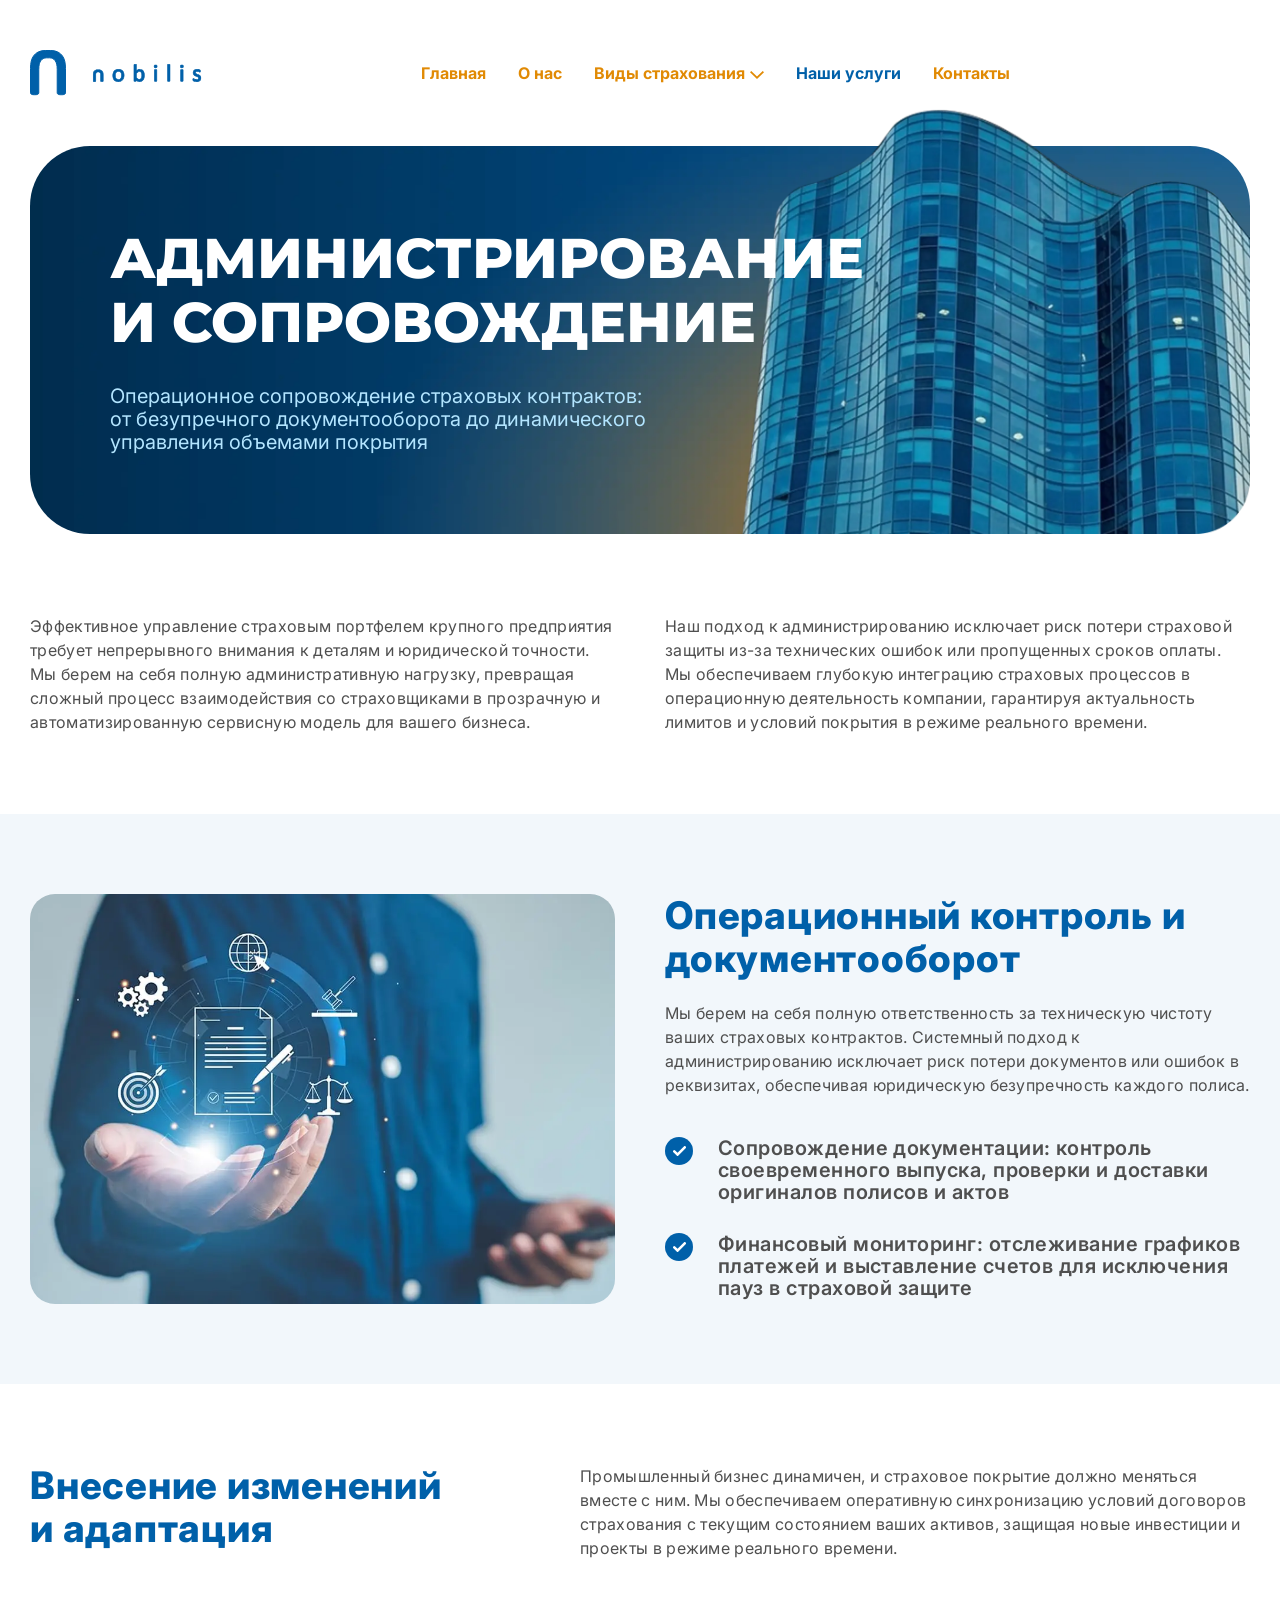
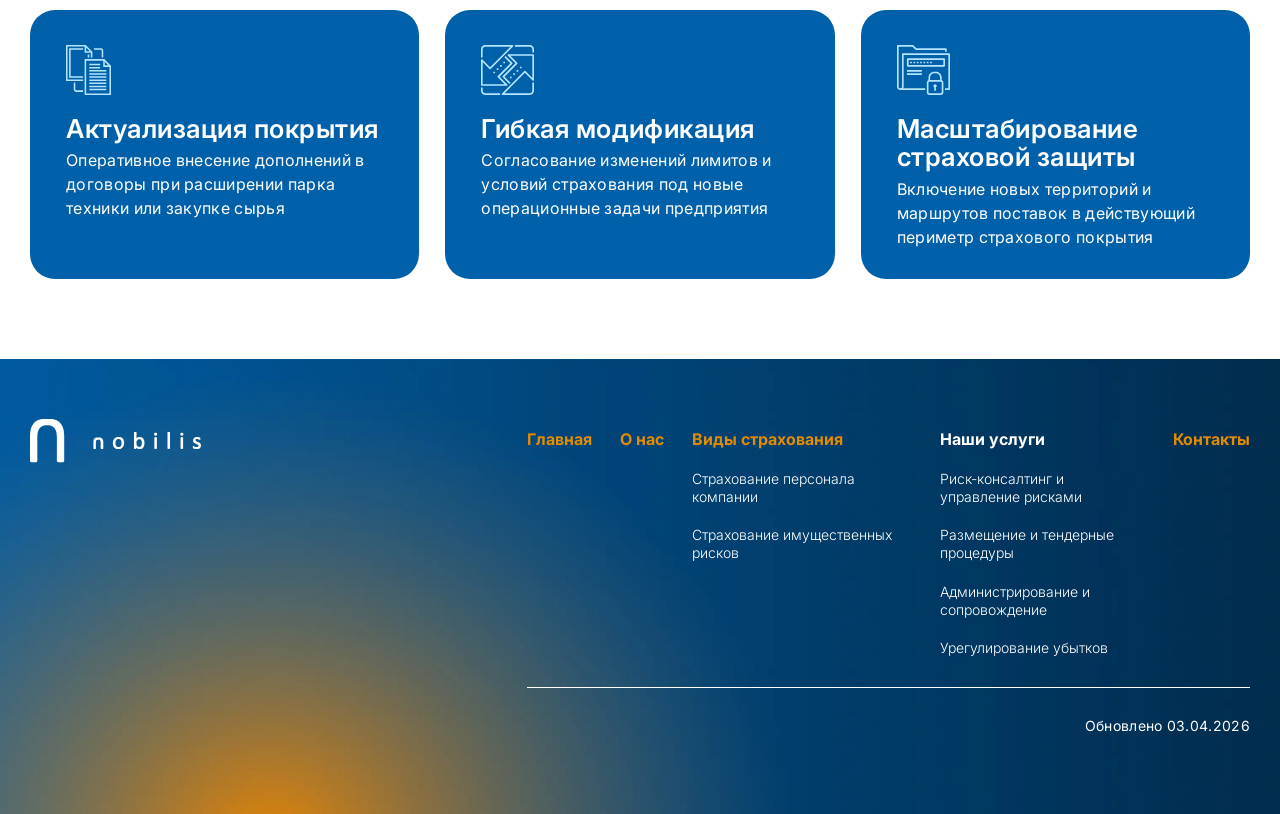
<file: services6.html>
<!DOCTYPE html>
<html lang="en">

<head>
	<meta charset="UTF-8">
	<meta name="viewport" content="width=device-width, initial-scale=1.0">
	<meta name="keywords" content="">
	<link rel="stylesheet" href="css/libs.min.css">
	<link rel="stylesheet" href="css/style.min.css">
	<script src="https://api-maps.yandex.ru/2.1/?lang=ru_RU&apikey=9133eb49-3a97-4b2d-90be-6b80a97a5036" type="text/javascript"></script>
	<title>Администрирование и сопровождение</title>
</head>


<body>
	<div class="wrapper">
		<header class="header">
			<div class="container">
				<div class="header__inner">
					<a class="header__logo" href="index.html">
						<img src="img/logo.svg" alt="">
					</a>
					<ul class="header__list">
						<li><a href="index.html">Главная</a></li>
						<li><a href="about.html">О нас</a></li>
						<li class="has-dropdown">
							<a href="#" class="dropdown-show">
								Виды страхования
								<span class="dropdown-arrow">
									<svg width="14" height="8" viewBox="0 0 14 8" fill="none" xmlns="http://www.w3.org/2000/svg">
										<path d="M7 8L0 1.21555L1.25417 0L7 5.59717L12.7458 0.0282681L14 1.24382L7 8Z" fill="#E18A04" />
									</svg>

								</span>
							</a>
							<ul class="dropdown">
								<li><a href="services2.html">Страхование имущественных рисков</a></li>
								<li><a href="services3.html">Страхование персонала компании</a></li>
							</ul>
						</li>
						<li><a class="active" href="services.html">Наши услуги</a></li>
						<li><a href="contacts.html">Контакты</a></li>
					</ul>
					<div class="burger">
						<span></span>
						<span></span>
						<span></span>
					</div>
				</div>
			</div>
		</header>
		<main class="content">
			<section class="main main--services">
				<div class="container">
					<div class="main__inner">
						<div class="main__desc main__desc--services6">
							<h1 class="main__title">Администри&shy;рование <br> и сопро&shy;вождение</h1>
							<div class="main__text">Операционное сопровождение страховых контрактов: от безупречного документооборота
								до динамического управления объемами покрытия</div>
						</div>
						<div class="main__img main__img--services6">
							<img src="img/main-img--8.webp" alt="">
						</div>
					</div>
				</div>
			</section>
			<section class="mission">
				<div class="container">
					<div class="mission__inner">
						<div class="mission__text">
							<p>Эффективное управление страховым портфелем крупного предприятия требует непрерывного внимания к деталям
								и юридической точности. Мы берем на себя полную административную нагрузку, превращая сложный процесс
								взаимодействия со страховщиками в прозрачную и автоматизированную сервисную модель для вашего бизнеса.
							</p>
							<p>Наш подход к администрированию исключает риск потери страховой защиты из-за технических ошибок или
								пропущенных сроков оплаты. Мы обеспечиваем глубокую интеграцию страховых процессов в операционную
								деятельность компании, гарантируя актуальность лимитов и условий покрытия в режиме реального времени.
							</p>
						</div>
					</div>
				</div>
			</section>
			<section class="advantages2 advantages2--1">
				<div class="container">
					<div class="advantages2__inner">
						<div class="advantages2__img advantages2__img2">
							<img src="img/advantages2-img3.webp" alt="">
						</div>
						<div class="advantages2__desc">
							<h2 class="advantages2__title h2">Операционный контроль и документооборот</h2>
							<div class="advantages2__text">
								<p>Мы берем на себя полную ответственность за техническую чистоту ваших страховых контрактов. Системный
									подход к администрированию исключает риск потери документов или ошибок в реквизитах, обеспечивая
									юридическую безупречность каждого полиса.</p>
							</div>
							<div class="advantages2__items">
								<div class="advantages2__item advantages2__item2">
									<div class="advantages2__item-icon">
										<img src="img/check.svg" alt="">
									</div>
									<div class="advantages2__item-title2">Сопровождение документации: контроль своевременного выпуска,
										проверки и доставки оригиналов полисов и актов</div>
								</div>
								<div class="advantages2__item advantages2__item2">
									<div class="advantages2__item-icon">
										<img src="img/check.svg" alt="">
									</div>
									<div class="advantages2__item-title2">Финансовый мониторинг: отслеживание графиков платежей и
										выставление счетов для исключения пауз в страховой защите</div>
								</div>
							</div>
						</div>
					</div>
				</div>
			</section>
			<section class="advantages advantages--1">
				<div class="container">
					<div class="advantages__inner">
						<div class="advantages__top">
							<h2 class="advantages__title h2">Внесение изменений <br> и адаптация</h2>
							<div class="advantages__text">
								<p>Промышленный бизнес динамичен, и страховое покрытие должно меняться вместе с ним. Мы обеспечиваем
									оперативную
									синхронизацию условий договоров страхования с текущим состоянием ваших активов, защищая новые
									инвестиции и проекты в
									режиме реального времени.</p>
							</div>
						</div>
						<div class="advantages__items">
							<div class="advantages__item">
								<div class="advantages__item-icon">
									<img src="img/advantages-icon.svg" alt="">
								</div>
								<div class="advantages__item-title text26">Актуализация покрытия</div>
								<div class="advantages__item-text">Оперативное внесение дополнений в договоры при расширении парка
									техники или закупке сырья</div>
							</div>
							<div class="advantages__item">
								<div class="advantages__item-icon">
									<img src="img/advantages-icon2.svg" alt="">
								</div>
								<div class="advantages__item-title text26">Гибкая модификация</div>
								<div class="advantages__item-text">Согласование изменений лимитов и условий страхования под новые
									операционные задачи предприятия</div>
							</div>
							<div class="advantages__item">
								<div class="advantages__item-icon">
									<img src="img/advantages-icon3.svg" alt="">
								</div>
								<div class="advantages__item-title text26">Масштабирование страховой защиты</div>
								<div class="advantages__item-text">Включение новых территорий и маршрутов поставок в действующий
									периметр страхового покрытия</div>
							</div>
						</div>
					</div>
				</div>
			</section>
		</main>
		<footer class="footer">
			<div class="container">
				<div class="footer__inner">
					<a class="footer__logo" href="index.html">
						<img src="img/logo2.svg" alt="">
					</a>
					<div class="footer__group">
						<ul class="footer__list">
							<li><a href="index.html">Главная</a></li>
							<li><a href="about.html">О нас</a></li>
							<li>
								<a href="services7.html">Виды страхования</a>
								<ul>
									<li><a href="services3.html">Страхование персонала <br> компании</a></li>
									<li><a href="services2.html">Страхование имущественных рисков</a></li>
								</ul>
							</li>
							<li>
								<a class="active" href="services.html">Наши услуги</a>
								<ul style="max-width: 205px">
									<li><a href="services5.html">Риск-консалтинг и управление рисками</a></li>
									<li><a href="services4.html">Размещение и тендерные процедуры</a></li>
									<li><a href="services6.html">Администрирование и сопровождение</a></li>
									<li><a href="services7.html">Урегулирование убытков</a></li>
								</ul>
							</li>
							<li><a href="contacts.html">Контакты</a></li>
						</ul>
						<div class="footer__text">Обновлено 03.04.2026</div>
					</div>
				</div>
			</div>
		</footer>
	</div>
	<script src="js/libs.min.js"></script>
<script src="js/main.min.js"></script>

</body>

</html>
</file>
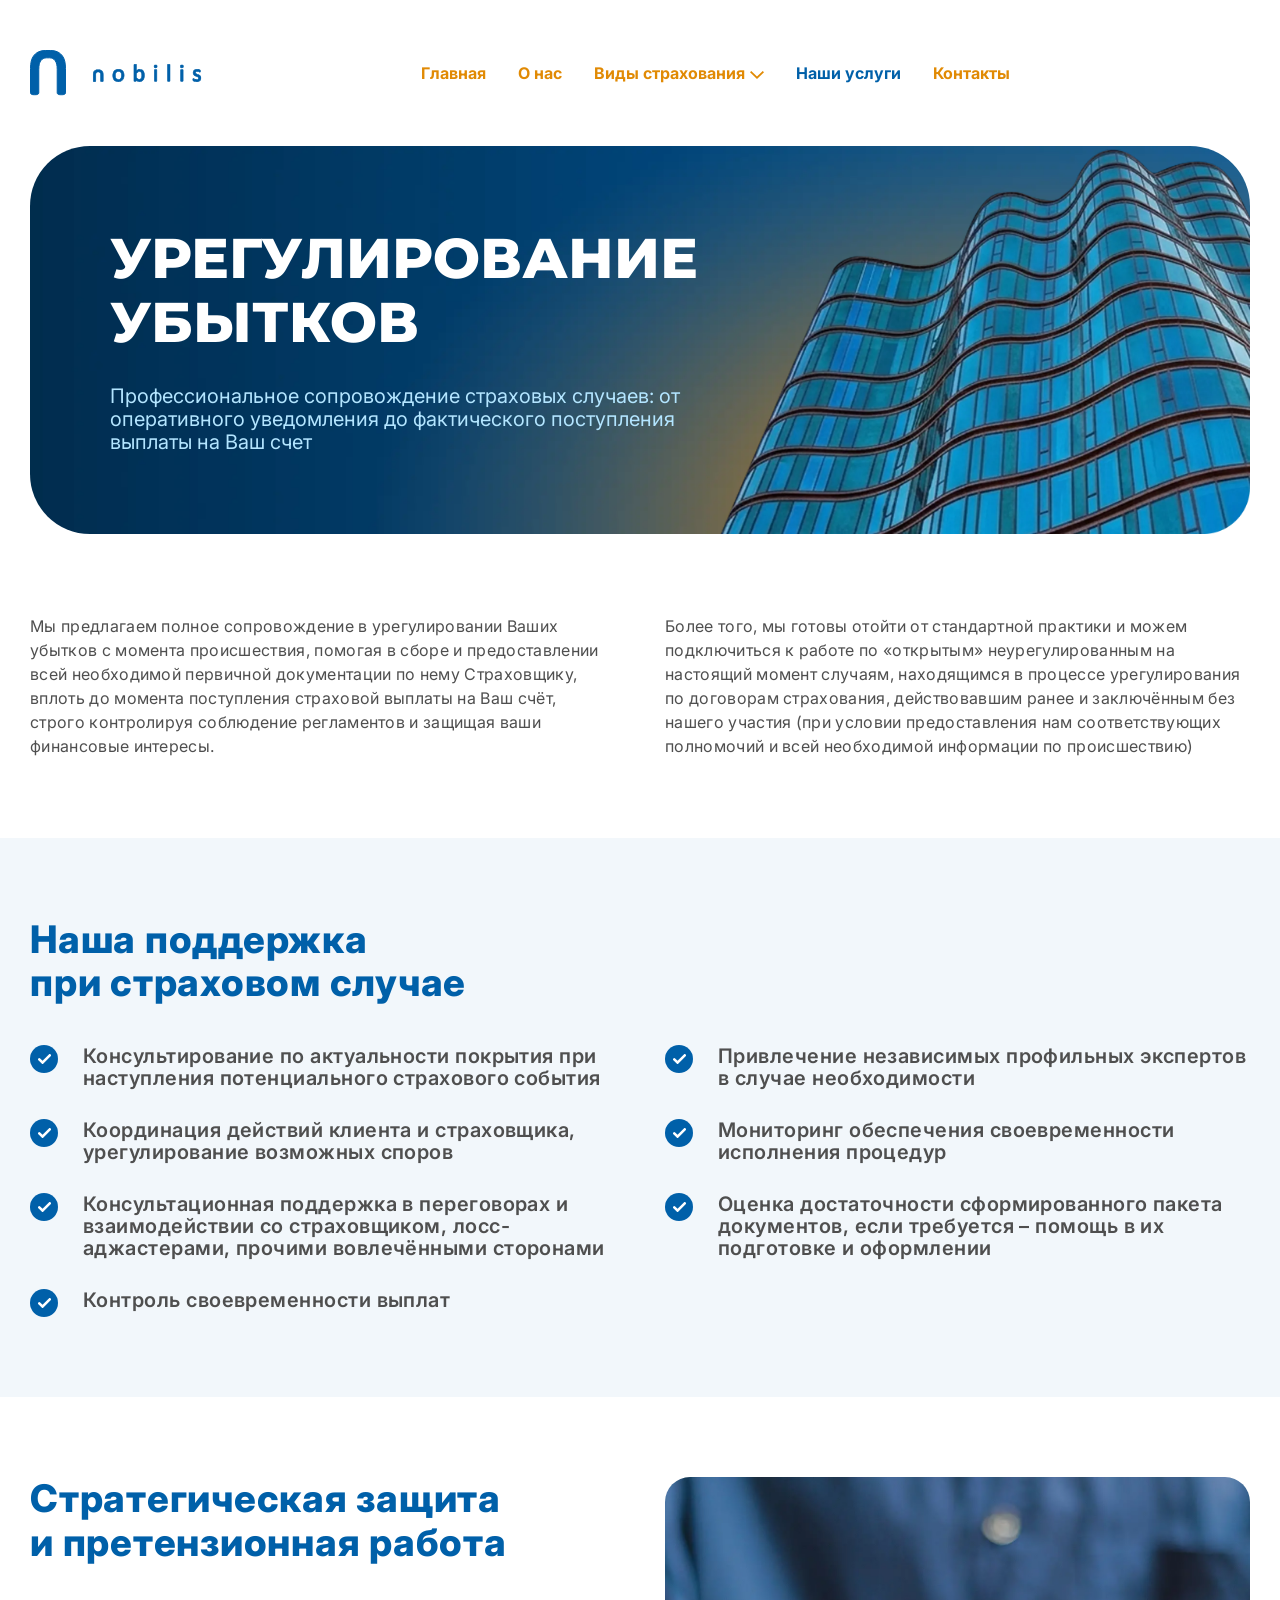
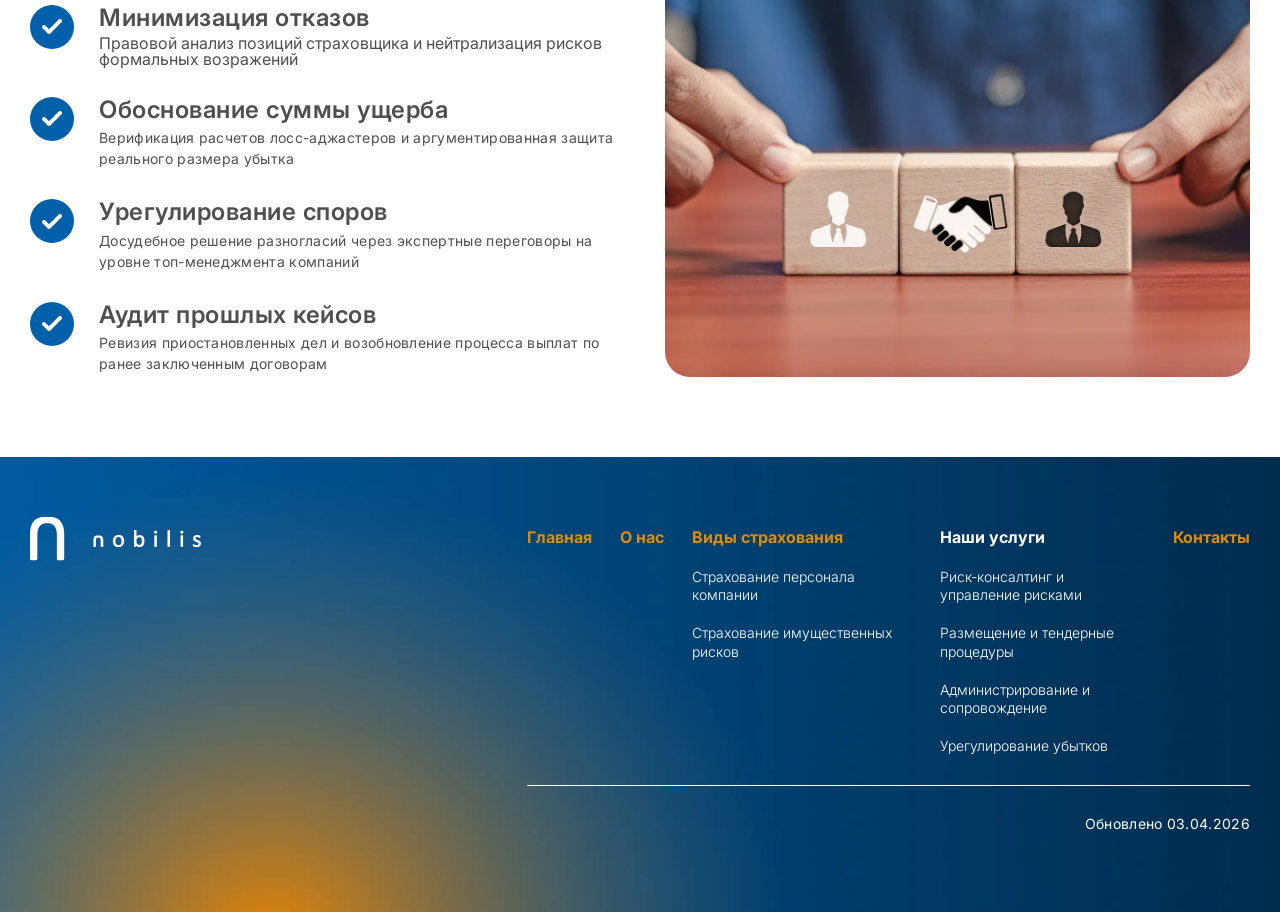
<file: services7.html>
<!DOCTYPE html>
<html lang="en">

<head>
	<meta charset="UTF-8">
	<meta name="viewport" content="width=device-width, initial-scale=1.0">
	<meta name="keywords" content="">
	<link rel="stylesheet" href="css/libs.min.css">
	<link rel="stylesheet" href="css/style.min.css">
	<script src="https://api-maps.yandex.ru/2.1/?lang=ru_RU&apikey=9133eb49-3a97-4b2d-90be-6b80a97a5036" type="text/javascript"></script>
	<title>Урегулирование убытков</title>
</head>


<body>
	<div class="wrapper">
		<header class="header">
			<div class="container">
				<div class="header__inner">
					<a class="header__logo" href="index.html">
						<img src="img/logo.svg" alt="">
					</a>
					<ul class="header__list">
						<li><a href="index.html">Главная</a></li>
						<li><a href="about.html">О нас</a></li>
						<li class="has-dropdown">
							<a href="#" class="dropdown-show">
								Виды страхования
								<span class="dropdown-arrow">
									<svg width="14" height="8" viewBox="0 0 14 8" fill="none" xmlns="http://www.w3.org/2000/svg">
										<path d="M7 8L0 1.21555L1.25417 0L7 5.59717L12.7458 0.0282681L14 1.24382L7 8Z" fill="#E18A04" />
									</svg>

								</span>
							</a>
							<ul class="dropdown">
								<li><a href="services2.html">Страхование имущественных рисков</a></li>
								<li><a href="services3.html">Страхование персонала компании</a></li>
							</ul>
						</li>
						<li><a class="active" href="services.html">Наши услуги</a></li>
						<li><a href="contacts.html">Контакты</a></li>
					</ul>
					<div class="burger">
						<span></span>
						<span></span>
						<span></span>
					</div>
				</div>
			</div>
		</header>
		<main class="content">
			<section class="main main--services">
				<div class="container">
					<div class="main__inner main__inner--services7">
						<div class="main__desc main__desc--services7">
							<h1 class="main__title">Урегули&shy;рование <br> убытков</h1>
							<div class="main__text">Профессиональное сопровождение страховых случаев: от оперативного уведомления до
								фактического поступления выплаты на Ваш счет</div>
						</div>
						<div class="main__img main__img--services7">
							<img src="img/main-img--9.webp" alt="">
						</div>
					</div>
				</div>
			</section>
			<section class="mission">
				<div class="container">
					<div class="mission__inner">
						<div class="mission__text">
							<p>Мы предлагаем полное сопровождение в урегулировании Ваших убытков с момента происшествия, помогая в
								сборе и предоставлении всей необходимой первичной документации по нему Страховщику, вплоть до момента
								поступления страховой выплаты на Ваш счёт, строго контролируя соблюдение регламентов и защищая ваши
								финансовые интересы.</p>
							<p>Более того, мы готовы отойти от стандартной практики и можем подключиться к работе по «открытым»
								неурегулированным на
								настоящий момент случаям, находящимся в процессе урегулирования по договорам страхования, действовавшим
								ранее и
								заключённым без нашего участия (при условии предоставления нам соответствующих полномочий и всей
								необходимой информации
								по происшествию)</p>
						</div>
					</div>
				</div>
			</section>
			<section class="support">
				<div class="container">
					<div class="support__inner">
						<h2 class="support__title h2">Наша поддержка <br> при страховом случае</h2>
						<div class="support__items">
							<div class="support__items-left">
								<div class="support__item">
									<div class="support__item-icon">
										<img src="img/check.svg" alt="">
									</div>
									<div class="support__item-text">Консультирование по актуальности покрытия при наступления
										потенциального страхового события</div>
								</div>
								<div class="support__item">
									<div class="support__item-icon">
										<img src="img/check.svg" alt="">
									</div>
									<div class="support__item-text">Координация действий клиента и страховщика, урегулирование возможных
										споров</div>
								</div>
								<div class="support__item">
									<div class="support__item-icon">
										<img src="img/check.svg" alt="">
									</div>
									<div class="support__item-text">Консультационная поддержка в переговорах и взаимодействии со
										страховщиком, лосс-аджастерами, прочими вовлечёнными сторонами</div>
								</div>
								<div class="support__item">
									<div class="support__item-icon">
										<img src="img/check.svg" alt="">
									</div>
									<div class="support__item-text">Контроль своевременности выплат</div>
								</div>
							</div>
							<div class="support__items-right">
								<div class="support__item">
									<div class="support__item-icon">
										<img src="img/check.svg" alt="">
									</div>
									<div class="support__item-text">Привлечение независимых профильных экспертов в случае необходимости
									</div>
								</div>
								<div class="support__item">
									<div class="support__item-icon">
										<img src="img/check.svg" alt="">
									</div>
									<div class="support__item-text">Мониторинг обеспечения своевременности исполнения процедур</div>
								</div>
								<div class="support__item">
									<div class="support__item-icon">
										<img src="img/check.svg" alt="">
									</div>
									<div class="support__item-text">Оценка достаточности сформированного пакета документов, если требуется
										– помощь в их подготовке и оформлении</div>
								</div>
							</div>
						</div>
					</div>
				</div>
			</section>
			<section class="advantages2">
				<div class="container">
					<div class="advantages2__inner">
						<div class="advantages2__desc">
							<h2 class="advantages2__title h2">Стратегическая защита <br> и претензионная работа</h2>
							<div class="advantages2__items">
								<div class="advantages2__item">
									<div class="advantages2__item-icon">
										<img src="img/check.svg" alt="">
									</div>
									<div class="advantages2__item-desc">
										<div class="advantages2__item-title text26">Минимизация отказов</div>
										<div class="advantages2__item-text">
											Правовой анализ позиций страховщика и нейтрализация рисков формальных возражений
										</div>
									</div>
								</div>
								<div class="advantages2__item">
									<div class="advantages2__item-icon">
										<img src="img/check.svg" alt="">
									</div>
									<div class="advantages2__item-desc">
										<div class="advantages2__item-title text26">Обоснование суммы ущерба</div>
										<div class="advantages2__item-text">
											<p>Верификация расчетов лосс-аджастеров и аргументированная защита реального размера убытка</p>
										</div>
									</div>
								</div>
								<div class="advantages2__item">
									<div class="advantages2__item-icon">
										<img src="img/check.svg" alt="">
									</div>
									<div class="advantages2__item-desc">
										<div class="advantages2__item-title text26">Урегулирование споров</div>
										<div class="advantages2__item-text">
											<p>Досудебное решение разногласий через экспертные переговоры на уровне топ-менеджмента компаний
											</p>
										</div>
									</div>
								</div>
								<div class="advantages2__item">
									<div class="advantages2__item-icon">
										<img src="img/check.svg" alt="">
									</div>
									<div class="advantages2__item-desc">
										<div class="advantages2__item-title text26">Аудит прошлых кейсов</div>
										<div class="advantages2__item-text">
											<p>Ревизия приостановленных дел и возобновление процесса выплат по ранее заключенным договорам</p>
										</div>
									</div>
								</div>
							</div>
						</div>
						<div class="advantages2__img advantages2__img2">
							<img src="img/advantages2-img2.webp" alt="">
						</div>
					</div>
				</div>
			</section>
		</main>
		<footer class="footer">
			<div class="container">
				<div class="footer__inner">
					<a class="footer__logo" href="index.html">
						<img src="img/logo2.svg" alt="">
					</a>
					<div class="footer__group">
						<ul class="footer__list">
							<li><a href="index.html">Главная</a></li>
							<li><a href="about.html">О нас</a></li>
							<li>
								<a href="services7.html">Виды страхования</a>
								<ul>
									<li><a href="services3.html">Страхование персонала <br> компании</a></li>
									<li><a href="services2.html">Страхование имущественных рисков</a></li>
								</ul>
							</li>
							<li>
								<a class="active" href="services.html">Наши услуги</a>
								<ul style="max-width: 205px">
									<li><a href="services5.html">Риск-консалтинг и управление рисками</a></li>
									<li><a href="services4.html">Размещение и тендерные процедуры</a></li>
									<li><a href="services6.html">Администрирование и сопровождение</a></li>
									<li><a href="services7.html">Урегулирование убытков</a></li>
								</ul>
							</li>
							<li><a href="contacts.html">Контакты</a></li>
						</ul>
						<div class="footer__text">Обновлено 03.04.2026</div>
					</div>
				</div>
			</div>
		</footer>
	</div>
	<script src="js/libs.min.js"></script>
<script src="js/main.min.js"></script>

</body>

</html>
</file>
<file: css/libs.min.css>
@font-face{font-family:"swiper-icons";src:url("data:application/font-woff;charset=utf-8;base64, [base64]//wADZ2x5ZgAAAywAAADMAAAD2MHtryVoZWFkAAABbAAAADAAAAA2E2+eoWhoZWEAAAGcAAAAHwAAACQC9gDzaG10eAAAAigAAAAZAAAArgJkABFsb2NhAAAC0AAAAFoAAABaFQAUGG1heHAAAAG8AAAAHwAAACAAcABAbmFtZQAAA/gAAAE5AAACXvFdBwlwb3N0AAAFNAAAAGIAAACE5s74hXjaY2BkYGAAYpf5Hu/j+W2+MnAzMYDAzaX6QjD6/4//Bxj5GA8AuRwMYGkAPywL13jaY2BkYGA88P8Agx4j+/8fQDYfA1AEBWgDAIB2BOoAeNpjYGRgYNBh4GdgYgABEMnIABJzYNADCQAACWgAsQB42mNgYfzCOIGBlYGB0YcxjYGBwR1Kf2WQZGhhYGBiYGVmgAFGBiQQkOaawtDAoMBQxXjg/wEGPcYDDA4wNUA2CCgwsAAAO4EL6gAAeNpj2M0gyAACqxgGNWBkZ2D4/wMA+xkDdgAAAHjaY2BgYGaAYBkGRgYQiAHyGMF8FgYHIM3DwMHABGQrMOgyWDLEM1T9/w8UBfEMgLzE////P/5//f/V/xv+r4eaAAeMbAxwIUYmIMHEgKYAYjUcsDAwsLKxc3BycfPw8jEQA/[base64]/uznmfPFBNODM2K7MTQ45YEAZqGP81AmGGcF3iPqOop0r1SPTaTbVkfUe4HXj97wYE+yNwWYxwWu4v1ugWHgo3S1XdZEVqWM7ET0cfnLGxWfkgR42o2PvWrDMBSFj/IHLaF0zKjRgdiVMwScNRAoWUoH78Y2icB/yIY09An6AH2Bdu/UB+yxopYshQiEvnvu0dURgDt8QeC8PDw7Fpji3fEA4z/PEJ6YOB5hKh4dj3EvXhxPqH/SKUY3rJ7srZ4FZnh1PMAtPhwP6fl2PMJMPDgeQ4rY8YT6Gzao0eAEA409DuggmTnFnOcSCiEiLMgxCiTI6Cq5DZUd3Qmp10vO0LaLTd2cjN4fOumlc7lUYbSQcZFkutRG7g6JKZKy0RmdLY680CDnEJ+UMkpFFe1RN7nxdVpXrC4aTtnaurOnYercZg2YVmLN/d/gczfEimrE/fs/bOuq29Zmn8tloORaXgZgGa78yO9/cnXm2BpaGvq25Dv9S4E9+5SIc9PqupJKhYFSSl47+Qcr1mYNAAAAeNptw0cKwkAAAMDZJA8Q7OUJvkLsPfZ6zFVERPy8qHh2YER+3i/BP83vIBLLySsoKimrqKqpa2hp6+jq6RsYGhmbmJqZSy0sraxtbO3sHRydnEMU4uR6yx7JJXveP7WrDycAAAAAAAH//wACeNpjYGRgYOABYhkgZgJCZgZNBkYGLQZtIJsFLMYAAAw3ALgAeNolizEKgDAQBCchRbC2sFER0YD6qVQiBCv/H9ezGI6Z5XBAw8CBK/m5iQQVauVbXLnOrMZv2oLdKFa8Pjuru2hJzGabmOSLzNMzvutpB3N42mNgZGBg4GKQYzBhYMxJLMlj4GBgAYow/P/PAJJhLM6sSoWKfWCAAwDAjgbRAAB42mNgYGBkAIIbCZo5IPrmUn0hGA0AO8EFTQAA");font-weight:400;font-style:normal}:root{--swiper-theme-color: #007aff}.swiper{margin-left:auto;margin-right:auto;position:relative;overflow:hidden;list-style:none;padding:0;z-index:1}.swiper-vertical>.swiper-wrapper{flex-direction:column}.swiper-wrapper{position:relative;width:100%;height:100%;z-index:1;display:flex;transition-property:transform;box-sizing:content-box}.swiper-android .swiper-slide,.swiper-wrapper{transform:translate3d(0px, 0, 0)}.swiper-pointer-events{touch-action:pan-y}.swiper-pointer-events.swiper-vertical{touch-action:pan-x}.swiper-slide{flex-shrink:0;width:100%;height:100%;position:relative;transition-property:transform}.swiper-slide-invisible-blank{visibility:hidden}.swiper-autoheight,.swiper-autoheight .swiper-slide{height:auto}.swiper-autoheight .swiper-wrapper{align-items:flex-start;transition-property:transform,height}.swiper-backface-hidden .swiper-slide{transform:translateZ(0);-webkit-backface-visibility:hidden;backface-visibility:hidden}.swiper-3d,.swiper-3d.swiper-css-mode .swiper-wrapper{perspective:1200px}.swiper-3d .swiper-wrapper,.swiper-3d .swiper-slide,.swiper-3d .swiper-slide-shadow,.swiper-3d .swiper-slide-shadow-left,.swiper-3d .swiper-slide-shadow-right,.swiper-3d .swiper-slide-shadow-top,.swiper-3d .swiper-slide-shadow-bottom,.swiper-3d .swiper-cube-shadow{transform-style:preserve-3d}.swiper-3d .swiper-slide-shadow,.swiper-3d .swiper-slide-shadow-left,.swiper-3d .swiper-slide-shadow-right,.swiper-3d .swiper-slide-shadow-top,.swiper-3d .swiper-slide-shadow-bottom{position:absolute;left:0;top:0;width:100%;height:100%;pointer-events:none;z-index:10}.swiper-3d .swiper-slide-shadow{background:rgba(0,0,0,.15)}.swiper-3d .swiper-slide-shadow-left{background-image:linear-gradient(to left, rgba(0, 0, 0, 0.5), rgba(0, 0, 0, 0))}.swiper-3d .swiper-slide-shadow-right{background-image:linear-gradient(to right, rgba(0, 0, 0, 0.5), rgba(0, 0, 0, 0))}.swiper-3d .swiper-slide-shadow-top{background-image:linear-gradient(to top, rgba(0, 0, 0, 0.5), rgba(0, 0, 0, 0))}.swiper-3d .swiper-slide-shadow-bottom{background-image:linear-gradient(to bottom, rgba(0, 0, 0, 0.5), rgba(0, 0, 0, 0))}.swiper-css-mode>.swiper-wrapper{overflow:auto;scrollbar-width:none;-ms-overflow-style:none}.swiper-css-mode>.swiper-wrapper::-webkit-scrollbar{display:none}.swiper-css-mode>.swiper-wrapper>.swiper-slide{scroll-snap-align:start start}.swiper-horizontal.swiper-css-mode>.swiper-wrapper{scroll-snap-type:x mandatory}.swiper-vertical.swiper-css-mode>.swiper-wrapper{scroll-snap-type:y mandatory}.swiper-centered>.swiper-wrapper::before{content:"";flex-shrink:0;order:9999}.swiper-centered.swiper-horizontal>.swiper-wrapper>.swiper-slide:first-child{margin-inline-start:var(--swiper-centered-offset-before)}.swiper-centered.swiper-horizontal>.swiper-wrapper::before{height:100%;min-height:1px;width:var(--swiper-centered-offset-after)}.swiper-centered.swiper-vertical>.swiper-wrapper>.swiper-slide:first-child{margin-block-start:var(--swiper-centered-offset-before)}.swiper-centered.swiper-vertical>.swiper-wrapper::before{width:100%;min-width:1px;height:var(--swiper-centered-offset-after)}.swiper-centered>.swiper-wrapper>.swiper-slide{scroll-snap-align:center center}.swiper-virtual .swiper-slide{-webkit-backface-visibility:hidden;transform:translateZ(0)}.swiper-virtual.swiper-css-mode .swiper-wrapper::after{content:"";position:absolute;left:0;top:0;pointer-events:none}.swiper-virtual.swiper-css-mode.swiper-horizontal .swiper-wrapper::after{height:1px;width:var(--swiper-virtual-size)}.swiper-virtual.swiper-css-mode.swiper-vertical .swiper-wrapper::after{width:1px;height:var(--swiper-virtual-size)}:root{--swiper-navigation-size: 44px}.swiper-button-prev,.swiper-button-next{position:absolute;top:50%;width:calc(var(--swiper-navigation-size)/44*27);height:var(--swiper-navigation-size);margin-top:calc(0px - var(--swiper-navigation-size)/2);z-index:10;cursor:pointer;display:flex;align-items:center;justify-content:center;color:var(--swiper-navigation-color, var(--swiper-theme-color))}.swiper-button-prev.swiper-button-disabled,.swiper-button-next.swiper-button-disabled{opacity:.35;cursor:auto;pointer-events:none}.swiper-button-prev.swiper-button-hidden,.swiper-button-next.swiper-button-hidden{opacity:0;cursor:auto;pointer-events:none}.swiper-navigation-disabled .swiper-button-prev,.swiper-navigation-disabled .swiper-button-next{display:none !important}.swiper-button-prev:after,.swiper-button-next:after{font-family:swiper-icons;font-size:var(--swiper-navigation-size);text-transform:none !important;letter-spacing:0;font-variant:initial;line-height:1}.swiper-button-prev,.swiper-rtl .swiper-button-next{left:10px;right:auto}.swiper-button-prev:after,.swiper-rtl .swiper-button-next:after{content:"prev"}.swiper-button-next,.swiper-rtl .swiper-button-prev{right:10px;left:auto}.swiper-button-next:after,.swiper-rtl .swiper-button-prev:after{content:"next"}.swiper-button-lock{display:none}.swiper-pagination{position:absolute;text-align:center;transition:300ms opacity;transform:translate3d(0, 0, 0);z-index:10}.swiper-pagination.swiper-pagination-hidden{opacity:0}.swiper-pagination-disabled>.swiper-pagination,.swiper-pagination.swiper-pagination-disabled{display:none !important}.swiper-pagination-fraction,.swiper-pagination-custom,.swiper-horizontal>.swiper-pagination-bullets,.swiper-pagination-bullets.swiper-pagination-horizontal{bottom:10px;left:0;width:100%}.swiper-pagination-bullets-dynamic{overflow:hidden;font-size:0}.swiper-pagination-bullets-dynamic .swiper-pagination-bullet{transform:scale(0.33);position:relative}.swiper-pagination-bullets-dynamic .swiper-pagination-bullet-active{transform:scale(1)}.swiper-pagination-bullets-dynamic .swiper-pagination-bullet-active-main{transform:scale(1)}.swiper-pagination-bullets-dynamic .swiper-pagination-bullet-active-prev{transform:scale(0.66)}.swiper-pagination-bullets-dynamic .swiper-pagination-bullet-active-prev-prev{transform:scale(0.33)}.swiper-pagination-bullets-dynamic .swiper-pagination-bullet-active-next{transform:scale(0.66)}.swiper-pagination-bullets-dynamic .swiper-pagination-bullet-active-next-next{transform:scale(0.33)}.swiper-pagination-bullet{width:var(--swiper-pagination-bullet-width, var(--swiper-pagination-bullet-size, 8px));height:var(--swiper-pagination-bullet-height, var(--swiper-pagination-bullet-size, 8px));display:inline-block;border-radius:50%;background:var(--swiper-pagination-bullet-inactive-color, #000);opacity:var(--swiper-pagination-bullet-inactive-opacity, 0.2)}button.swiper-pagination-bullet{border:none;margin:0;padding:0;box-shadow:none;-webkit-appearance:none;appearance:none}.swiper-pagination-clickable .swiper-pagination-bullet{cursor:pointer}.swiper-pagination-bullet:only-child{display:none !important}.swiper-pagination-bullet-active{opacity:var(--swiper-pagination-bullet-opacity, 1);background:var(--swiper-pagination-color, var(--swiper-theme-color))}.swiper-vertical>.swiper-pagination-bullets,.swiper-pagination-vertical.swiper-pagination-bullets{right:10px;top:50%;transform:translate3d(0px, -50%, 0)}.swiper-vertical>.swiper-pagination-bullets .swiper-pagination-bullet,.swiper-pagination-vertical.swiper-pagination-bullets .swiper-pagination-bullet{margin:var(--swiper-pagination-bullet-vertical-gap, 6px) 0;display:block}.swiper-vertical>.swiper-pagination-bullets.swiper-pagination-bullets-dynamic,.swiper-pagination-vertical.swiper-pagination-bullets.swiper-pagination-bullets-dynamic{top:50%;transform:translateY(-50%);width:8px}.swiper-vertical>.swiper-pagination-bullets.swiper-pagination-bullets-dynamic .swiper-pagination-bullet,.swiper-pagination-vertical.swiper-pagination-bullets.swiper-pagination-bullets-dynamic .swiper-pagination-bullet{display:inline-block;transition:200ms transform,200ms top}.swiper-horizontal>.swiper-pagination-bullets .swiper-pagination-bullet,.swiper-pagination-horizontal.swiper-pagination-bullets .swiper-pagination-bullet{margin:0 var(--swiper-pagination-bullet-horizontal-gap, 4px)}.swiper-horizontal>.swiper-pagination-bullets.swiper-pagination-bullets-dynamic,.swiper-pagination-horizontal.swiper-pagination-bullets.swiper-pagination-bullets-dynamic{left:50%;transform:translateX(-50%);white-space:nowrap}.swiper-horizontal>.swiper-pagination-bullets.swiper-pagination-bullets-dynamic .swiper-pagination-bullet,.swiper-pagination-horizontal.swiper-pagination-bullets.swiper-pagination-bullets-dynamic .swiper-pagination-bullet{transition:200ms transform,200ms left}.swiper-horizontal.swiper-rtl>.swiper-pagination-bullets-dynamic .swiper-pagination-bullet{transition:200ms transform,200ms right}.swiper-pagination-progressbar{background:rgba(0,0,0,.25);position:absolute}.swiper-pagination-progressbar .swiper-pagination-progressbar-fill{background:var(--swiper-pagination-color, var(--swiper-theme-color));position:absolute;left:0;top:0;width:100%;height:100%;transform:scale(0);transform-origin:left top}.swiper-rtl .swiper-pagination-progressbar .swiper-pagination-progressbar-fill{transform-origin:right top}.swiper-horizontal>.swiper-pagination-progressbar,.swiper-pagination-progressbar.swiper-pagination-horizontal,.swiper-vertical>.swiper-pagination-progressbar.swiper-pagination-progressbar-opposite,.swiper-pagination-progressbar.swiper-pagination-vertical.swiper-pagination-progressbar-opposite{width:100%;height:4px;left:0;top:0}.swiper-vertical>.swiper-pagination-progressbar,.swiper-pagination-progressbar.swiper-pagination-vertical,.swiper-horizontal>.swiper-pagination-progressbar.swiper-pagination-progressbar-opposite,.swiper-pagination-progressbar.swiper-pagination-horizontal.swiper-pagination-progressbar-opposite{width:4px;height:100%;left:0;top:0}.swiper-pagination-lock{display:none}.swiper-scrollbar{border-radius:10px;position:relative;-ms-touch-action:none;background:rgba(0,0,0,.1)}.swiper-scrollbar-disabled>.swiper-scrollbar,.swiper-scrollbar.swiper-scrollbar-disabled{display:none !important}.swiper-horizontal>.swiper-scrollbar,.swiper-scrollbar.swiper-scrollbar-horizontal{position:absolute;left:1%;bottom:3px;z-index:50;height:5px;width:98%}.swiper-vertical>.swiper-scrollbar,.swiper-scrollbar.swiper-scrollbar-vertical{position:absolute;right:3px;top:1%;z-index:50;width:5px;height:98%}.swiper-scrollbar-drag{height:100%;width:100%;position:relative;background:rgba(0,0,0,.5);border-radius:10px;left:0;top:0}.swiper-scrollbar-cursor-drag{cursor:move}.swiper-scrollbar-lock{display:none}.swiper-zoom-container{width:100%;height:100%;display:flex;justify-content:center;align-items:center;text-align:center}.swiper-zoom-container>img,.swiper-zoom-container>svg,.swiper-zoom-container>canvas{max-width:100%;max-height:100%;object-fit:contain}.swiper-slide-zoomed{cursor:move}.swiper-lazy-preloader{width:42px;height:42px;position:absolute;left:50%;top:50%;margin-left:-21px;margin-top:-21px;z-index:10;transform-origin:50%;box-sizing:border-box;border:4px solid var(--swiper-preloader-color, var(--swiper-theme-color));border-radius:50%;border-top-color:rgba(0,0,0,0)}.swiper:not(.swiper-watch-progress) .swiper-lazy-preloader,.swiper-watch-progress .swiper-slide-visible .swiper-lazy-preloader{animation:swiper-preloader-spin 1s infinite linear}.swiper-lazy-preloader-white{--swiper-preloader-color: #fff}.swiper-lazy-preloader-black{--swiper-preloader-color: #000}@keyframes swiper-preloader-spin{0%{transform:rotate(0deg)}100%{transform:rotate(360deg)}}.swiper .swiper-notification{position:absolute;left:0;top:0;pointer-events:none;opacity:0;z-index:-1000}.swiper-free-mode>.swiper-wrapper{transition-timing-function:ease-out;margin:0 auto}.swiper-grid>.swiper-wrapper{flex-wrap:wrap}.swiper-grid-column>.swiper-wrapper{flex-wrap:wrap;flex-direction:column}.swiper-fade.swiper-free-mode .swiper-slide{transition-timing-function:ease-out}.swiper-fade .swiper-slide{pointer-events:none;transition-property:opacity}.swiper-fade .swiper-slide .swiper-slide{pointer-events:none}.swiper-fade .swiper-slide-active,.swiper-fade .swiper-slide-active .swiper-slide-active{pointer-events:auto}.swiper-cube{overflow:visible}.swiper-cube .swiper-slide{pointer-events:none;-webkit-backface-visibility:hidden;backface-visibility:hidden;z-index:1;visibility:hidden;transform-origin:0 0;width:100%;height:100%}.swiper-cube .swiper-slide .swiper-slide{pointer-events:none}.swiper-cube.swiper-rtl .swiper-slide{transform-origin:100% 0}.swiper-cube .swiper-slide-active,.swiper-cube .swiper-slide-active .swiper-slide-active{pointer-events:auto}.swiper-cube .swiper-slide-active,.swiper-cube .swiper-slide-next,.swiper-cube .swiper-slide-prev,.swiper-cube .swiper-slide-next+.swiper-slide{pointer-events:auto;visibility:visible}.swiper-cube .swiper-slide-shadow-top,.swiper-cube .swiper-slide-shadow-bottom,.swiper-cube .swiper-slide-shadow-left,.swiper-cube .swiper-slide-shadow-right{z-index:0;-webkit-backface-visibility:hidden;backface-visibility:hidden}.swiper-cube .swiper-cube-shadow{position:absolute;left:0;bottom:0px;width:100%;height:100%;opacity:.6;z-index:0}.swiper-cube .swiper-cube-shadow:before{content:"";background:#000;position:absolute;left:0;top:0;bottom:0;right:0;filter:blur(50px)}.swiper-flip{overflow:visible}.swiper-flip .swiper-slide{pointer-events:none;-webkit-backface-visibility:hidden;backface-visibility:hidden;z-index:1}.swiper-flip .swiper-slide .swiper-slide{pointer-events:none}.swiper-flip .swiper-slide-active,.swiper-flip .swiper-slide-active .swiper-slide-active{pointer-events:auto}.swiper-flip .swiper-slide-shadow-top,.swiper-flip .swiper-slide-shadow-bottom,.swiper-flip .swiper-slide-shadow-left,.swiper-flip .swiper-slide-shadow-right{z-index:0;-webkit-backface-visibility:hidden;backface-visibility:hidden}.swiper-creative .swiper-slide{-webkit-backface-visibility:hidden;backface-visibility:hidden;overflow:hidden;transition-property:transform,opacity,height}.swiper-cards{overflow:visible}.swiper-cards .swiper-slide{transform-origin:center bottom;-webkit-backface-visibility:hidden;backface-visibility:hidden;overflow:hidden}
/*# sourceMappingURL=../sourcemaps/libs.min.css.map */
</file>
<file: css/style.min.css>
@import url(https://fonts.googleapis.com/css2?family=Inter:ital,opsz,wght@0,14..32,100..900;1,14..32,100..900&display=swap);@import url(https://fonts.googleapis.com/css2?family=Montserrat:ital,wght@0,100..900;1,100..900&display=swap);*,::after,::before{-webkit-box-sizing:inherit;box-sizing:inherit}*{-webkit-box-sizing:border-box;box-sizing:border-box}a,body,div,form,h1,h2,h3,h4,h5,label,li,p,ul{margin:0;padding:0;border:0;text-decoration:none;line-height:1;-webkit-box-sizing:border-box;box-sizing:border-box}button,input,textarea{outline:0!important;font-family:Inter}button{border:none;cursor:pointer;-webkit-transition:.3s;-o-transition:.3s;transition:.3s}.btn{display:-webkit-box;display:-ms-flexbox;display:flex;-webkit-box-pack:center;-ms-flex-pack:center;justify-content:center;-webkit-box-align:center;-ms-flex-align:center;align-items:center}input:active,input[type=checkbox]:focus,input[type=file]:focus,input[type=radio]:focus,input[type=text]:focus{outline:0!important}html{height:100%;scroll-behavior:smooth;-webkit-box-sizing:border-box;box-sizing:border-box}body{height:100%;background:#fff;font-family:Inter,sans-serif;font-weight:400;color:#4f4f4f;overflow-x:hidden}.fixed-body{overflow:hidden}h1,h2,h3,h4,h5,h6,img,p{margin:0;padding:0;height:auto;-o-object-fit:cover;object-fit:cover}img{display:block}a{color:inherit;text-decoration:none;-webkit-transition:.3s;-o-transition:.3s;transition:.3s}li,ul{margin:0;padding:0;list-style:none}.container{max-width:1600px;padding:0 0 0 106px;margin:0 auto}@media screen and (max-width:1689px){.container{padding:0 30px}}.wrapper{overflow:hidden}.btn-orange{gap:15px;background:#e18a04;border-radius:12px;color:#fff}.btn-orange:hover{background:#0060a9}.btn-orange .btn-text{line-height:130%;font-weight:700}.btn-orange .btn-icon{width:18px}.btn-orange .btn-icon svg{width:100%;height:auto}.h2{font-size:38px;line-height:115%;font-weight:800;letter-spacing:.76px}.text26{font-size:26px;line-height:110%;font-weight:600;letter-spacing:.52px}.swiper-button-next,.swiper-button-prev{width:30px;height:30px;display:-webkit-box;display:-ms-flexbox;display:flex;-webkit-box-pack:center;-ms-flex-pack:center;justify-content:center;-webkit-box-align:center;-ms-flex-align:center;align-items:center;background:#e18a04;border:1px solid #e18a04;border-radius:50%;opacity:1!important;-webkit-transition:.3s;-o-transition:.3s;transition:.3s}.swiper-button-next:after,.swiper-button-prev:after{display:none}.swiper-button-next:hover,.swiper-button-prev:hover{background:#0060a9;border-color:#0060a9}.swiper-button-next svg,.swiper-button-prev svg{width:7px;height:auto}.swiper-button-next svg path,.swiper-button-prev svg path{-webkit-transition:.3s;-o-transition:.3s;transition:.3s}.swiper-button-next svg{-webkit-transform:rotate(-180deg);-ms-transform:rotate(-180deg);transform:rotate(-180deg)}.swiper-button-disabled{background:#fff;border-color:#c7c7c7}.swiper-button-disabled svg path{fill:#c7c7c7!important}@media screen and (max-width:992px){.container{padding:0 15px}.h2{font-size:32px}.text26{font-size:24px}}@media screen and (max-width:576px){.h2{font-size:28px}.text26{font-size:20px}}.header{position:relative;z-index:5;padding:50px 0}.header__inner{display:-webkit-box;display:-ms-flexbox;display:flex;-webkit-box-pack:justify;-ms-flex-pack:justify;justify-content:space-between;-webkit-box-align:center;-ms-flex-align:center;align-items:center;gap:37px;padding-right:290px}.header__logo{width:172px;-ms-flex-negative:0;flex-shrink:0;display:block}.header__logo img{width:100%}.header__list{display:-webkit-box;display:-ms-flexbox;display:flex;-webkit-box-align:start;-ms-flex-align:start;align-items:start;gap:37px}.header__list li{position:relative}.header__list li a{font-size:19px;line-height:130%;font-weight:700;color:#e18a04}.header__list .active,.header__list li a:hover{color:#0060a9}.header .has-dropdown--active .dropdown-arrow{-webkit-transform:rotate(-180deg);-ms-transform:rotate(-180deg);transform:rotate(-180deg)}.header .has-dropdown--active .dropdown{-webkit-transform:translateY(0);-ms-transform:translateY(0);transform:translateY(0);opacity:1;pointer-events:auto}.header .active .dropdown-arrow svg path{fill:#0060a9}.header .dropdown{position:absolute;top:100%;left:-20px;-webkit-transform:translateY(-8px);-ms-transform:translateY(-8px);transform:translateY(-8px);min-width:280px;background:#fff;border-radius:12px;-webkit-box-shadow:0 8px 24px rgba(0,0,0,.12);box-shadow:0 8px 24px rgba(0,0,0,.12);padding:20px 0;opacity:0;pointer-events:none;-webkit-transition:.125s;-o-transition:.125s;transition:.125s}.header .dropdown li a{display:block;padding:10px 20px;font-size:16px;line-height:130%;white-space:nowrap;color:#333}.header .dropdown li a:hover{background:rgba(0,96,169,.06);color:#0060a9}.header .dropdown-show{display:-webkit-box;display:-ms-flexbox;display:flex;-webkit-box-align:center;-ms-flex-align:center;align-items:center;gap:5px}.header .dropdown-show:hover .dropdown-arrow svg path{fill:#0060a9}.header .dropdown-arrow{width:14px;-ms-flex-negative:0;flex-shrink:0;-webkit-transition:.3s;-o-transition:.3s;transition:.3s}.header .dropdown-arrow svg{width:100%;height:auto}.header .dropdown-arrow svg path{-webkit-transition:.3s;-o-transition:.3s;transition:.3s}.burger{display:none}@media screen and (max-width:1400px){.header__inner{gap:32px;padding-right:240px}.header__list{gap:32px}.header__list li a{font-size:16px}.header .dropdown li a{font-size:14px}}@media screen and (max-width:1200px){.header{padding:40px 0}.header__inner{padding-right:0}.header__list li a{font-size:14px}.header .dropdown{min-width:260px}.header .dropdown li a{padding:8px 16px;font-size:12px}}@media screen and (max-width:992px){.header{padding:24px 0}.header__list{position:fixed;z-index:10;top:0;left:0;width:100%;height:100%;-webkit-box-orient:vertical;-webkit-box-direction:normal;-ms-flex-direction:column;flex-direction:column;-webkit-box-align:center;-ms-flex-align:center;align-items:center;text-align:center;background:#fff;padding:100px 15px;opacity:0;pointer-events:none;-webkit-transition:.3s;-o-transition:.3s;transition:.3s}.header__list--active{opacity:1;pointer-events:auto}.header .has-dropdown--active .dropdown{display:block}.header .dropdown{position:static;-webkit-transform:unset;-ms-transform:unset;transform:unset;display:none;background:rgba(0,0,0,0);-webkit-box-shadow:unset;box-shadow:unset;padding:20px 0 0;opacity:1;pointer-events:auto}.header .dropdown-show{-webkit-box-pack:center;-ms-flex-pack:center;justify-content:center}.header .dropdown li:not(:last-child){margin-bottom:20px}.header .dropdown li a{padding:0;color:#e18a04}.burger{position:relative;z-index:12;width:32px;height:20px;display:block;cursor:pointer}.burger span{position:absolute;left:0;width:100%;height:2px;background:#0060a9;border-radius:3px;-webkit-transition:.3s;-o-transition:.3s;transition:.3s}.burger span:nth-child(1){top:0}.burger span:nth-child(2){position:absolute;top:50%;-webkit-transform:translate(0,-50%);-ms-transform:translate(0,-50%);transform:translate(0,-50%)}.burger span:nth-child(3){bottom:0}.burger--active span:nth-child(1){top:9px;-webkit-transform:rotate(-45deg);-ms-transform:rotate(-45deg);transform:rotate(-45deg)}.burger--active span:nth-child(2){display:none}.burger--active span:nth-child(3){bottom:9px;-webkit-transform:rotate(45deg);-ms-transform:rotate(45deg);transform:rotate(45deg)}}.main{padding-top:50px;color:#fff}.main .container{padding-left:0}.main__inner{position:relative;background-image:url(../img/main-bg.webp);background-repeat:no-repeat;background-position:center;background-size:cover;border-radius:90px;padding:108px 30px 108px 106px}.main__desc{position:relative;z-index:3;max-width:700px}.main__subtitle{font-size:23px;line-height:226%;text-transform:uppercase;margin-bottom:30px}.main__title{font-family:Montserrat;font-size:66px;line-height:115%;font-weight:800;text-transform:uppercase;margin-bottom:30px}.main__text{font-size:23px;line-height:115%;color:#b3e5ff;margin-bottom:30px}.main__btn{height:60px;display:-webkit-inline-box;display:-ms-inline-flexbox;display:inline-flex;padding:5px 40px}.main__btn .btn-text{font-size:18px}.main__img{position:absolute;z-index:2;right:0;bottom:0;max-width:1125px;pointer-events:none}.main__img img{max-width:100%}.info{padding:100px 0}.info__inner{display:-webkit-box;display:-ms-flexbox;display:flex;-webkit-box-pack:justify;-ms-flex-pack:justify;justify-content:space-between;-webkit-box-align:end;-ms-flex-align:end;align-items:flex-end;gap:50px}.info__left{width:50%;max-width:679px}.info__right{width:50%;max-width:648px}.info__title{max-width:542px;color:#0060a9;margin-bottom:20px}.info__text{display:grid;grid-template-columns:100%;gap:10px}.info__text p{font-size:16px;line-height:150%;letter-spacing:.32px}.info__items{display:grid;grid-template-columns:repeat(2,calc(50% - 15px));gap:55px 30px}.info__item-title{display:-webkit-box;display:-ms-flexbox;display:flex;-webkit-box-align:end;-ms-flex-align:end;align-items:flex-end;gap:10px;font-family:Montserrat;font-size:100px;line-height:90%;font-weight:800;color:#0060a9;margin-bottom:7px}.info__item-title sup{font-size:16px;line-height:100%;letter-spacing:.32px}.info__item-title p{display:-webkit-box;display:-ms-flexbox;display:flex;-webkit-box-align:center;-ms-flex-align:center;align-items:center}.info__item-title .plus{font-size:100px;line-height:90%;font-weight:400}.info__item-text p{font-size:16px;line-height:150%;letter-spacing:.32px}.partner{background-image:url(../img/partner-bg.webp);background-repeat:no-repeat;background-position:center;background-size:cover;color:#fff}.partner__inner{position:relative;display:-webkit-box;display:-ms-flexbox;display:flex;-webkit-box-pack:justify;-ms-flex-pack:justify;justify-content:space-between;-webkit-box-align:start;-ms-flex-align:start;align-items:start;gap:50px;padding:100px 0}.partner__title{position:relative;z-index:2}.partner__items{position:relative;z-index:2;max-width:620px;display:grid;grid-template-columns:100%;gap:30px}.partner__item{display:-webkit-box;display:-ms-flexbox;display:flex;-webkit-box-align:start;-ms-flex-align:start;align-items:start;gap:25px}.partner__item-icon{width:60px;-ms-flex-negative:0;flex-shrink:0;margin-top:5px}.partner__item-icon img{max-width:100%}.partner__item-title{margin-bottom:5px}.partner__item-text{font-size:16px;line-height:150%;letter-spacing:.32px}.partner__img{position:absolute;left:270px;bottom:0;max-width:586px;pointer-events:none}.partner__img img{width:100%}.advantages{padding:100px 0}.advantages__top{display:-webkit-box;display:-ms-flexbox;display:flex;-webkit-box-pack:justify;-ms-flex-pack:justify;justify-content:space-between;-webkit-box-align:start;-ms-flex-align:start;align-items:start;gap:50px;margin-bottom:50px}.advantages__top .advantages__title{-ms-flex-negative:0;flex-shrink:0}.advantages__text{max-width:670px}.advantages__text p{font-size:16px;line-height:150%;letter-spacing:.32px}.advantages__items{display:grid;grid-template-columns:repeat(3,calc(33.3333333333% - 17.3333333333px));gap:26px}.advantages__title{color:#0060a9}.advantages__item{position:relative;display:-webkit-box;display:-ms-flexbox;display:flex;-webkit-box-orient:vertical;-webkit-box-direction:normal;-ms-flex-direction:column;flex-direction:column;background:#0060a9;border-radius:25px;padding:30px 36px 70px;color:#fff;overflow:hidden}.advantages__item:nth-child(1){background:rgba(0,0,0,0);border-radius:0;padding:0}.advantages__item-icon{width:60px;height:50px;margin-bottom:20px}.advantages__item-icon img{max-width:100%;max-height:100%}.advantages__item-title{margin-bottom:5px}.advantages__item-text{font-size:16px;line-height:150%;letter-spacing:.32px}.advantages__item-number{position:absolute;right:36px;bottom:-10px;font-family:Montserrat;font-size:80px;line-height:88%;font-weight:900;color:#b3e5ff}.services{background:rgba(0,96,169,.05);padding:100px 0}.services-top{display:-webkit-box;display:-ms-flexbox;display:flex;-webkit-box-pack:justify;-ms-flex-pack:justify;justify-content:space-between;-webkit-box-align:end;-ms-flex-align:end;align-items:flex-end;gap:50px;margin-bottom:40px}.services__group{max-width:680px}.services__title{color:#0060a9;margin-bottom:20px}.services__text{font-size:16px;line-height:150%;letter-spacing:.32px}.services__btn{height:60px;-ms-flex-negative:0;flex-shrink:0;padding:5px 50px}.services__btn .btn-text{font-size:18px}.services__slider{position:relative}.services .swiper-wrapper{-webkit-box-align:stretch;-ms-flex-align:stretch;align-items:stretch}.services .swiper-slide{height:auto;-webkit-transition:.125s;-o-transition:.125s;transition:.125s}.services .swiper-slide-active .service-card__desc{background:#0060a9}.services .swiper-slide-active .service-card__btn{background:rgba(0,0,0,0)}.services .swiper-slide-active .service-card__btn:before{content:"";position:absolute;top:50%;left:50%;-webkit-transform:translate(-50%,-50%);-ms-transform:translate(-50%,-50%);transform:translate(-50%,-50%);width:50px;height:50px;background:#e18a04;border-radius:50%}.services .swiper-slide-active .service-card__btn svg{width:18px}.services .swiper-slide-active .service-card__btn svg path{fill:#fff}.services .slider-nav{display:-webkit-box;display:-ms-flexbox;display:flex;-webkit-box-align:center;-ms-flex-align:center;align-items:center;gap:8px;margin-top:30px}.services .swiper-button-next,.services .swiper-button-prev{position:static;margin:0!important}.service-card{color:#fff}.service-card__wrap{height:100%;display:-webkit-box;display:-ms-flexbox;display:flex;-webkit-box-orient:vertical;-webkit-box-direction:normal;-ms-flex-direction:column;flex-direction:column}.service-card__img{position:relative;display:block;border-radius:40px 40px 0 0;overflow:hidden}.service-card__img:hover img{-webkit-transform:scale(1.2);-ms-transform:scale(1.2);transform:scale(1.2)}.service-card__img img{width:100%;height:437px;border-radius:40px 40px 0 0;-webkit-transition:.5s;-o-transition:.5s;transition:.5s}.service-card__desc{-webkit-box-flex:1;-ms-flex-positive:1;flex-grow:1;background:#e18a04;border-radius:0 0 40px 40px;padding:25px 28px}.service-card__title{max-width:400px;display:block;margin-bottom:8px;display:-webkit-box;-webkit-line-clamp:2;-webkit-box-orient:vertical;overflow:hidden;-o-text-overflow:ellipsis;text-overflow:ellipsis}.service-card__group{display:-webkit-box;display:-ms-flexbox;display:flex;-webkit-box-pack:justify;-ms-flex-pack:justify;justify-content:space-between;-webkit-box-align:end;-ms-flex-align:end;align-items:flex-end;gap:40px}.service-card__text{max-width:400px;display:-webkit-box;-webkit-line-clamp:2;-webkit-box-orient:vertical;overflow:hidden;-o-text-overflow:ellipsis;text-overflow:ellipsis}.service-card__btn{position:relative;width:25px;height:25px;-ms-flex-negative:0;flex-shrink:0;display:-webkit-box;display:-ms-flexbox;display:flex;-webkit-box-pack:center;-ms-flex-pack:center;justify-content:center;-webkit-box-align:center;-ms-flex-align:center;align-items:center;background:#fff;border-radius:50%}.service-card__btn svg{position:relative;z-index:2;width:9px;height:auto}.areas{position:relative;background-image:url(../img/areas-bg.webp);background-repeat:no-repeat;background-position:center;background-size:cover;padding:100px 0 120px;color:#fff}.areas .container{position:relative;z-index:2}.areas__inner{max-width:1220px;display:-webkit-box;display:-ms-flexbox;display:flex;-webkit-box-pack:justify;-ms-flex-pack:justify;justify-content:space-between;-webkit-box-align:start;-ms-flex-align:start;align-items:start;gap:50px;margin-left:auto}.areas__group{max-width:780px}.areas__text{margin-bottom:45px}.areas__text p{font-size:16px;line-height:150%;letter-spacing:.32px}.areas__items{display:grid;grid-template-columns:repeat(2,calc(50% - 15px));gap:30px}.areas__item-icon{width:74px;height:60px;margin-bottom:15px}.areas__item-icon img{max-width:100%;max-height:100%}.areas__item-text,.areas__item-title{margin-bottom:8px}.areas__item-text p{font-size:16px;line-height:150%;letter-spacing:.32px}.areas__item-link{display:-webkit-box;display:-ms-flexbox;display:flex;-webkit-box-align:center;-ms-flex-align:center;align-items:center;gap:32px;font-size:18px;line-height:133%;font-weight:700;color:#e18a04}.areas__item-link:hover{color:#fff}.areas__item-link:hover svg path{fill:#fff}.areas__item-link svg{width:18px;height:auto;-ms-flex-negative:0;flex-shrink:0}.areas__item-link svg path{-webkit-transition:.3s;-o-transition:.3s;transition:.3s}.areas__img{position:absolute;left:0;bottom:0;width:44.5%}.areas__img img{max-width:100%}.areas__img2{position:absolute;right:0;bottom:0;max-width:30.21%;pointer-events:none}.areas__img2 img{width:100%;max-width:580px}.partners{background:rgba(0,96,169,.05);padding:100px 0}.partners__inner{position:relative;padding-right:437px}.partners__group{position:absolute;top:0;right:0;max-width:369px;width:100%}.partners__title{color:#0060a9;margin-bottom:40px}.partners .slider-nav{display:-webkit-box;display:-ms-flexbox;display:flex;-webkit-box-align:center;-ms-flex-align:center;align-items:center;gap:8px}.partners .swiper-button-next,.partners .swiper-button-prev{position:static;margin:0!important}.partner-card{height:102px;display:-webkit-box;display:-ms-flexbox;display:flex;-webkit-box-pack:center;-ms-flex-pack:center;justify-content:center;-webkit-box-align:center;-ms-flex-align:center;align-items:center;background:#fff;border-radius:20px;padding:16px}.partner-card img{max-width:85%;max-height:100%}.faq{padding:100px 0}.faq__inner{display:-webkit-box;display:-ms-flexbox;display:flex;-webkit-box-pack:justify;-ms-flex-pack:justify;justify-content:space-between;-webkit-box-align:stretch;-ms-flex-align:stretch;align-items:stretch;gap:50px}.faq__desc{width:47.5%;max-width:624px;display:-webkit-box;display:-ms-flexbox;display:flex;-webkit-box-orient:vertical;-webkit-box-direction:normal;-ms-flex-direction:column;flex-direction:column;-webkit-box-pack:center;-ms-flex-pack:center;justify-content:center}.faq__img{width:52.5%}.faq__img img{width:100%;min-height:392px;border-radius:40px}.faq__title{color:#0060a9;margin-bottom:20px}.faq__items{display:grid;grid-template-columns:100%;gap:30px}.faq .item-show{display:-webkit-box;display:-ms-flexbox;display:flex;-webkit-box-pack:justify;-ms-flex-pack:justify;justify-content:space-between;-webkit-box-align:end;-ms-flex-align:end;align-items:flex-end;gap:30px;cursor:pointer}.faq .item-show--active .item-btn{-webkit-transform:rotate(-180deg);-ms-transform:rotate(-180deg);transform:rotate(-180deg)}.faq .item-show--active .item-btn:after{display:none}.faq .item-title{margin-bottom:8px}.faq .item-subtitle{font-size:16px;line-height:150%;letter-spacing:.32px}.faq .item-btn{position:relative;width:50px;height:50px;-ms-flex-negative:0;flex-shrink:0;background:#e18a04;border-radius:50%;-webkit-transition:.3s;-o-transition:.3s;transition:.3s}.faq .item-btn:before{content:"";position:absolute;top:50%;left:50%;-webkit-transform:translate(-50%,-50%);-ms-transform:translate(-50%,-50%);transform:translate(-50%,-50%);width:17px;height:2px;background:#fff}.faq .item-btn:after{content:"";position:absolute;top:50%;left:50%;-webkit-transform:translate(-50%,-50%);-ms-transform:translate(-50%,-50%);transform:translate(-50%,-50%);width:2px;height:17px;background:#fff}.faq .item-text p{font-size:15px;line-height:150%}.faq .item-hidden{display:none;padding-top:10px}.news{background:rgba(0,96,169,.05);padding:100px 0}.news__title{color:#0060a9;margin-bottom:40px}.news__slider{position:relative}.news .swiper{overflow:unset;height:auto}.news .swiper-wrapper{-webkit-box-align:stretch;-ms-flex-align:stretch;align-items:stretch}.news .slider-nav{display:-webkit-box;display:-ms-flexbox;display:flex;-webkit-box-align:center;-ms-flex-align:center;align-items:center;gap:8px;margin-top:30px}.news .swiper-button-next,.news .swiper-button-prev{position:static;margin:0!important}.news-card{position:relative}.news-card__img{position:relative;display:block;border-radius:40px;padding-bottom:125%;overflow:hidden}.news-card__img:hover img{-webkit-transform:scale(1.2);-ms-transform:scale(1.2);transform:scale(1.2)}.news-card__img img{position:absolute;top:0;left:0;width:100%;height:100%;border-radius:40px;-webkit-transition:.5s;-o-transition:.5s;transition:.5s}.news-card__desc{position:absolute;z-index:2;left:0;bottom:0;width:100%;padding:35px 30px;color:#fff}.news-card__title{display:block;margin-bottom:8px}.news-card__title:hover{color:#e18a04}.news-card__text{margin-bottom:16px}.news-card__date,.news-card__text p{font-size:16px;line-height:150%;letter-spacing:.32px}.news-card__btn{position:absolute;z-index:3;right:30px;bottom:30px;width:50px;height:50px;display:-webkit-box;display:-ms-flexbox;display:flex;-webkit-box-pack:center;-ms-flex-pack:center;justify-content:center;-webkit-box-align:center;-ms-flex-align:center;align-items:center;background:#e18a04;border-radius:50%;cursor:pointer}.news-card__btn svg{width:17px;height:auto}@media screen and (max-width:1689px){.main{padding-top:0}.main .container{padding-left:30px}.main__inner{padding:100px}.main__img{max-width:1040px}}@media screen and (max-width:1600px){.areas__img{width:40%}}@media screen and (max-width:1400px){.main__inner{border-radius:80px;padding:80px}.main__subtitle{font-size:20px}.main__title{font-size:56px}.main__text{font-size:20px}.main__img{max-width:890px}.info{padding:80px 0}.info__item-title,.info__item-title .plus{font-size:80px}.partner__inner{padding:80px 0}.partner__img{left:170px;max-width:450px}.advantages{padding:80px 0}.advantages__item{padding:30px 30px 70px}.services{padding:80px 0}.areas{background-position:right center;padding:80px 0}.areas__img{width:35%}.areas__img2{right:-40px;max-width:420px}.partners{padding:80px 0}.partners__inner{padding-right:420px}.partners__group{max-width:370px}.faq{padding:60px 0}.news{padding:80px 0}}@media screen and (max-width:1200px){.main__img{max-width:820px}.info__text p{font-size:14px}.info__item-title,.info__item-title .plus{font-size:60px}.info__item-text p{font-size:14px}.areas__img2{right:-100px}.partner__img{left:100px;max-width:300px}.partners__inner{padding-right:0;padding-bottom:60px}.partners__group{position:static;max-width:100%;margin-bottom:30px}.partners__title{margin:0}.partners .slider-nav{position:absolute;left:0;bottom:0}.news .swiper{overflow:hidden}}@media screen and (max-width:992px){.main .container{padding:0 15px}.main__inner{border-radius:40px;padding:80px 60px}.main__subtitle{font-size:18px}.main__title{font-size:40px}.main__text{font-size:18px}.main__btn{height:50px;padding:5px 30px}.main__btn .btn-text{font-size:16px}.main__img{max-width:580px}.info{padding:60px 0}.info__inner{-webkit-box-orient:vertical;-webkit-box-direction:normal;-ms-flex-direction:column;flex-direction:column;gap:30px}.info__left,.info__right{width:100%;max-width:100%}.info__title{max-width:100%}.partner__inner{-webkit-box-orient:vertical;-webkit-box-direction:normal;-ms-flex-direction:column;flex-direction:column;gap:30px;padding:60px 0}.partner__items{max-width:100%}.partner__item-icon{width:40px}.partner__item-text{font-size:14px}.partner__img{max-width:450px;left:unset;right:0;opacity:.1}.advantages{padding:60px 0}.advantages__top{-webkit-box-orient:vertical;-webkit-box-direction:normal;-ms-flex-direction:column;flex-direction:column;gap:30px;margin-bottom:30px}.advantages__text{max-width:100%}.advantages__items{grid-template-columns:repeat(2,calc(50% - 8px));gap:16px}.advantages__item{border-radius:12px;padding:25px 25px 70px}.advantages__item-text{font-size:14px}.advantages__item-number{font-size:60px}.services{padding:60px 0}.services__top{margin-bottom:30px}.services__group{max-width:605px}.services__text{font-size:14px}.services__btn{height:50px;padding:5px 30px}.services__btn .btn-text{font-size:16px}.services__slider{max-width:100%}.services .swiper{overflow:hidden}.services .swiper-slide .service-card__wrap{max-width:100%!important;-webkit-transform:unset!important;-ms-transform:unset!important;transform:unset!important}.services .swiper-slide-active .service-card__btn{background:#e18a04}.services .swiper-slide-active .service-card__btn svg{width:12px}.services .swiper-slide-active .service-card__btn:before{display:none}.service-card__img{border-radius:12px 12px 0 0;padding-bottom:64%}.service-card__img img{position:absolute;top:0;left:0;width:100%;height:100%;border-radius:12px 12px 0 0}.service-card__desc{border-radius:0 0 12px 12px;padding:25px}.service-card__text{font-size:14px}.service-card__btn{width:30px;height:30px}.service-card__btn svg{width:12px}.areas{padding:60px 0}.areas__text{margin-bottom:40px}.areas__item-text p,.areas__text p{font-size:14px}.areas__item-link{font-size:16px}.areas__img2{right:0;opacity:.2}.partners{padding:60px 0}.partner-card{border-radius:12px}.faq{padding:60px 0}.faq__inner{-webkit-box-orient:vertical;-webkit-box-direction:normal;-ms-flex-direction:column;flex-direction:column;-webkit-box-align:start;-ms-flex-align:start;align-items:start;gap:30px}.faq__desc{width:100%;max-width:100%}.faq__img{width:100%;-webkit-box-ordinal-group:0;-ms-flex-order:-1;order:-1}.faq__img img{min-height:250px;border-radius:12px}.faq .item-subtitle{font-size:14px}.faq .item-text p{font-size:13px}.news{padding:60px 0}.news__title{margin-bottom:30px}.news-card__img,.news-card__img img{border-radius:12px}.news-card__desc{padding:30px 25px}.news-card__date,.news-card__text p{font-size:14px}.news-card__btn{right:25px;bottom:25px;width:40px;height:40px}.news-card__btn svg{width:14px}}@media screen and (max-width:768px){.main__img{max-width:460px}.services__inner{position:relative;padding-bottom:80px}.services__group{max-width:100%}.services__btn{position:absolute;left:50%;bottom:0;-webkit-transform:translate(-50%,0);-ms-transform:translate(-50%,0);transform:translate(-50%,0);width:-webkit-max-content;width:-moz-max-content;width:max-content}.services .swiper{overflow:unset}.services .slider-nav{-webkit-box-pack:center;-ms-flex-pack:center;justify-content:center}.areas__inner{-webkit-box-orient:vertical;-webkit-box-direction:normal;-ms-flex-direction:column;flex-direction:column;gap:30px}.areas__text{margin-bottom:30px}.areas__img{width:100%;max-width:450px;opacity:.2}.news .swiper{overflow:unset}}@media screen and (max-width:576px){.main__inner{border-radius:20px;padding:40px 20px;overflow:hidden}.main__subtitle{font-size:16px;margin-bottom:20px}.main__title{font-size:32px;margin-bottom:20px}.main__text{font-size:16px;margin-bottom:20px}.main__btn{width:100%;padding:5px 10px}.main__img{max-width:340px}.info__items{grid-template-columns:100%;gap:30px}.advantages__items{grid-template-columns:100%}.advantages__item-title br{display:none}.areas__items{grid-template-columns:100%}.partner-card{height:80px}.news-card__desc{padding:25px 20px}.news-card__btn{right:20px;bottom:20px}}.main--about .main__inner{background-image:url(../img/main-bg--2.webp);border-radius:60px;padding:108px 30px 108px 108px}.main--about .main__desc{max-width:590px}.main--about .main__text{margin:0!important}.main--about .main__img{max-width:787px}.mission{padding:100px 0}.mission__title{color:#0060a9;margin-bottom:20px}.mission__text{display:-webkit-box;display:-ms-flexbox;display:flex;-webkit-box-pack:justify;-ms-flex-pack:justify;justify-content:space-between;-webkit-box-align:start;-ms-flex-align:start;align-items:start;gap:30px 50px}.mission__text h2{max-width:680px;width:50%;margin:0!important}.mission__text p{max-width:680px;width:50%;font-size:16px;line-height:150%;letter-spacing:.32px;display:grid;grid-template-columns:100%;gap:10px}.mission--1 .mission__text{gap:30px}.mission--1 .mission__text h2{width:47%}.mission--1 .mission__text p{width:53%;max-width:785px}.risks{background:rgba(0,96,169,.05);padding:100px 0}.risks__title{color:#0060a9;margin-bottom:40px}.risks__sliders{display:-webkit-box;display:-ms-flexbox;display:flex;-webkit-box-pack:justify;-ms-flex-pack:justify;justify-content:space-between;-webkit-box-align:start;-ms-flex-align:start;align-items:start;gap:50px}.risks .images-slider{width:50%;max-width:710px;margin:0!important}.risks .images-slider .swiper-slide{position:relative;min-height:447px;padding-bottom:63%}.risks .images-slider .swiper-slide img{position:absolute;top:0;left:0;width:100%;height:100%;border-radius:25px}.risks .text-slider{width:50%;max-width:680px;margin:0!important}.risks .text-slider .swiper-wrapper{-webkit-box-orient:vertical;-webkit-box-direction:normal;-ms-flex-direction:column;flex-direction:column;gap:30px}.risks .text-slider .swiper-slide{position:relative;padding-left:30px;margin:0!important;cursor:pointer}.risks .text-slider .swiper-slide:before{content:"";position:absolute;top:0;left:0;width:8px;height:100%;background:#e18a04;border-radius:5px;opacity:0;-webkit-transition:.125s;-o-transition:.125s;transition:.125s}.risks .text-slider .swiper-slide-thumb-active:before{opacity:1}.risks .slider-nav{position:absolute;z-index:2;right:40px;bottom:30px;display:-webkit-box;display:-ms-flexbox;display:flex;-webkit-box-align:center;-ms-flex-align:center;align-items:center;gap:8px}.risks .swiper-button-next,.risks .swiper-button-prev{position:static;margin:0!important}.risks__title2{margin-bottom:4px}.risks__text p{font-size:16px;line-height:150%;letter-spacing:.32px}.areas--2{background-image:url(../img/areas-bg2.webp)}.areas--2 .areas__inner{max-width:1080px;display:block;margin:0}.areas--2 .areas__title{margin-bottom:40px}.areas--2 .areas__items{grid-template-columns:repeat(2,calc(50% - 25px));gap:50px}.areas--2 .areas__item-icon{margin-bottom:20px}.areas--2 .areas__item-text{margin:0}.advantages2{padding:100px 0}.advantages2__inner{display:-webkit-box;display:-ms-flexbox;display:flex;-webkit-box-pack:justify;-ms-flex-pack:justify;justify-content:space-between;-webkit-box-align:start;-ms-flex-align:start;align-items:start;gap:50px}.advantages2__desc{width:50%;max-width:680px}.advantages2__img{width:50%;max-width:712px}.advantages2__img img{width:100%;min-height:500px;border-radius:25px}.advantages2__img2{max-width:680px}.advantages2__title{color:#0060a9;margin-bottom:40px}.advantages2__text p{font-size:16px;line-height:150%;letter-spacing:.32px}.advantages2__items{display:grid;grid-template-columns:100%;gap:30px}.advantages2__item{display:-webkit-box;display:-ms-flexbox;display:flex;-webkit-box-align:start;-ms-flex-align:start;align-items:start;gap:25px}.advantages2__item-icon{width:44px;height:44px;-ms-flex-negative:0;flex-shrink:0;display:-webkit-box;display:-ms-flexbox;display:flex;-webkit-box-pack:center;-ms-flex-pack:center;justify-content:center;-webkit-box-align:center;-ms-flex-align:center;align-items:center;background:#0060a9;border-radius:50%}.advantages2__item-icon img{width:20px}.advantages2__item-desc .advantages2__item-title2,.advantages2__item-title{margin-bottom:4px}.advantages2__item-title2{font-size:23px;line-height:110%;font-weight:600;letter-spacing:.46px}.advantages2__item-text p{font-size:16px;line-height:150%;letter-spacing:.32px}.advantages2__item2 .advantages2__item-icon{width:28px;height:28px}.advantages2__item2 .advantages2__item-icon img{width:13px}@media screen and (max-width:1689px){.main--about .main__inner{padding:100px}}@media screen and (max-width:1500px){.areas--2 .areas__inner{max-width:960px}}@media screen and (max-width:1400px){.main--about .main__inner{padding:80px}.main--about .main__desc{max-width:500px}.main--about .main__img{max-width:640px}.mission,.risks{padding:80px 0}.risks .images-slider .swiper-slide{min-height:380px}.risks__title2{font-size:24px}.risks__text p{font-size:14px}.areas--2{background-position:center;padding-right:380px}.advantages2{padding:80px 0}.advantages2__item-title{font-size:24px}.advantages2__item-title2{font-size:20px}.advantages2__item-text p{font-size:14px}}@media screen and (max-width:1200px){.main--about .main__img{max-width:540px}.areas--2{padding-right:290px}}@media screen and (max-width:992px){.main--about .main__inner{border-radius:40px;padding:80px 60px}.main--about .main__desc{max-width:440px}.main--about .main__img{max-width:400px}.mission{padding:60px 0}.mission__text{-webkit-box-orient:vertical;-webkit-box-direction:normal;-ms-flex-direction:column;flex-direction:column;gap:16px}.mission__text h2{max-width:100%!important;width:100%!important}.mission__text p{max-width:100%!important;width:100%!important;font-size:14px}.risks{padding:60px 0}.risks__title{margin-bottom:30px}.risks__sliders{-webkit-box-orient:vertical;-webkit-box-direction:normal;-ms-flex-direction:column;flex-direction:column;gap:30px}.risks .images-slider{width:100%;max-width:100%}.risks .images-slider .swiper-slide{min-height:240px;padding-bottom:50%}.risks .images-slider .swiper-slide img{border-radius:12px}.risks .text-slider{width:100%;max-width:100%}.risks .text-slider .swiper-slide{padding-left:20px}.risks .text-slider .swiper-slide:before{width:4px}.risks .slider-nav{right:50%;bottom:20px;-webkit-transform:translate(50%,0);-ms-transform:translate(50%,0);transform:translate(50%,0)}.areas--2{padding-right:0}.areas--2 .areas__title{margin-bottom:30px}.areas--2 .areas__items{grid-template-columns:repeat(2,calc(50% - 15px));gap:30px}.advantages2{padding:60px 0}.advantages2__inner{-webkit-box-orient:vertical;-webkit-box-direction:normal;-ms-flex-direction:column;flex-direction:column;gap:30px}.advantages2__desc,.advantages2__img{width:100%;max-width:100%}.advantages2__desc{-webkit-box-ordinal-group:0;-ms-flex-order:-1;order:-1}.advantages2__img img{max-height:480px;min-height:240px!important;border-radius:12px}.advantages2__title{margin-bottom:30px}.advantages2__item{gap:20px}.advantages2__item-icon{width:36px;height:36px}.advantages2__item-icon img{width:16px}.advantages2__item-title2{font-size:18px}}@media screen and (max-width:768px){.main--about .main__inner{overflow:hidden}.main--about .main__img{right:-40px;max-width:340px}}@media screen and (max-width:576px){.main--about .main__inner{border-radius:20px;padding:40px 20px 60px}.main--about .main__desc{max-width:390px}.main--about .main__img{max-width:220px}.mission__title br{display:none}.risks__title2{font-size:20px}.areas--2 .areas__items{grid-template-columns:100%}.advantages2__item-title2{font-size:20px}.advantages2__item2{gap:16px}.advantages2__item2 .advantages2__item-icon{width:24px;height:24px}.advantages2__item2 .advantages2__item-icon img{width:11px}}.main--services .main__inner{background-image:url(../img/main-bg--3.webp);border-radius:60px;padding:100px 30px 80px 106px}.main--services .main__inner--services{padding:110px 30px 110px 106px}.main--services .main__inner--services4{padding:125px 30px 125px 106px}.main--services .main__desc{max-width:950px}.main--services .main__desc--services .main__text{max-width:600px}.main--services .main__desc--services2 .main__text{max-width:660px}.main--services .main__desc--services3 .main__text{max-width:805px}.main--services .main__text{margin-bottom:0}.main--services .main__img--services{max-width:785px}.main--services .main__img--services2{max-width:800px}.main--services .main__img--services3{max-width:556px}.main--services .main__img--services4{max-width:880px}.main--services .main__img--services5{max-width:640px}.main--services .main__img--services6{max-width:580px}.main--services .main__img--services7{max-width:680px}.support{background:rgba(0,96,169,.05);padding:100px 0}.support__title{color:#0060a9;margin-bottom:40px}.support__items{display:-webkit-box;display:-ms-flexbox;display:flex;-webkit-box-pack:justify;-ms-flex-pack:justify;justify-content:space-between;-webkit-box-align:start;-ms-flex-align:start;align-items:start;gap:30px 50px}.support__items-left,.support__items-right{max-width:680px;width:50%;display:grid;grid-template-columns:100%;gap:30px}.support__item{display:-webkit-box;display:-ms-flexbox;display:flex;-webkit-box-align:start;-ms-flex-align:start;align-items:start;gap:25px}.support__item-icon{width:28px;height:28px;-ms-flex-negative:0;flex-shrink:0;display:-webkit-box;display:-ms-flexbox;display:flex;-webkit-box-pack:center;-ms-flex-pack:center;justify-content:center;-webkit-box-align:center;-ms-flex-align:center;align-items:center;background:#0060a9;border-radius:50%}.support__item-icon img{width:13px}.support__item-text{font-size:23px;line-height:110%;font-weight:600;letter-spacing:.46px}.advantages2--1{background:rgba(0,96,169,.05)}.advantages2--1 .advantages2__title{margin-bottom:20px}.advantages2--1 .advantages2__text{margin-bottom:40px}.advantages2--1 .advantages2__img img{min-height:410px}.advantages--1 .advantages__item{padding:35px 36px 30px}.advantages--1 .advantages__item:nth-child(1){background:#0060a9;border-radius:25px;padding:35px 36px 30px}.advantages2-2{background-image:url(../img/advantages2-bg.webp);background-repeat:no-repeat;background-position:center;background-size:cover;color:#fff}.advantages2-2 .advantages2__inner{-webkit-box-align:stretch;-ms-flex-align:stretch;align-items:stretch}.advantages2-2 .advantages2__title{color:#fff}.advantages2-2 .advantages2__item-icon{background:#fff}.advantages2-2 .advantages2__img{position:relative;max-width:100%}.advantages2-2 .advantages2__img img{position:absolute;top:35%;left:50%;-webkit-transform:translate(-50%,-50%);-ms-transform:translate(-50%,-50%);transform:translate(-50%,-50%);max-width:540px;max-height:unset!important;min-height:unset!important;border-radius:unset!important}.analysis{position:relative;background-image:url(../img/analysis-bg.webp);background-repeat:no-repeat;background-position:center;background-size:cover;padding:100px 0;color:#fff}.analysis .container{position:relative;z-index:2}.analysis__inner{max-width:785px;margin-left:auto}.analysis__title{margin-bottom:20px}.analysis__text{margin-bottom:40px}.analysis__text p{font-size:16px;line-height:150%;letter-spacing:.32px}.analysis__items{display:grid;grid-template-columns:100%;gap:30px}.analysis .item-show{max-width:685px;display:-webkit-box;display:-ms-flexbox;display:flex;-webkit-box-align:center;-ms-flex-align:center;align-items:center;gap:28px;cursor:pointer}.analysis .item-show--active .item-btn{-webkit-transform:rotate(-180deg);-ms-transform:rotate(-180deg);transform:rotate(-180deg)}.analysis .item-show--active .item-btn:after{display:none}.analysis .item-btn{position:relative;width:50px;height:50px;-ms-flex-negative:0;flex-shrink:0;background:#e18a04;border-radius:50%;-webkit-transition:.3s;-o-transition:.3s;transition:.3s}.analysis .item-btn:before{content:"";position:absolute;top:50%;left:50%;-webkit-transform:translate(-50%,-50%);-ms-transform:translate(-50%,-50%);transform:translate(-50%,-50%);width:17px;height:2px;background:#fff}.analysis .item-btn:after{content:"";position:absolute;top:50%;left:50%;-webkit-transform:translate(-50%,-50%);-ms-transform:translate(-50%,-50%);transform:translate(-50%,-50%);width:2px;height:17px;background:#fff}.analysis .item-hidden{display:none;padding-top:15px}.analysis .item-list{display:grid;grid-template-columns:100%;gap:10px;padding-left:78px}.analysis .item-list li{position:relative;padding-left:13px;font-size:16px;line-height:150%;letter-spacing:.32px}.analysis .item-list li:before{content:"";position:absolute;top:8px;left:0;width:8px;height:8px;background:#e18a04;border-radius:50%}.analysis__img{position:absolute;top:-188px;left:0;width:49%}.analysis__img img{max-width:100%}.support--1{background:rgba(0,0,0,0)}.support--1 .support__inner{display:-webkit-box;display:-ms-flexbox;display:flex;-webkit-box-pack:justify;-ms-flex-pack:justify;justify-content:space-between;-webkit-box-align:start;-ms-flex-align:start;align-items:start;gap:50px}.support--1 .support__group{width:46%;max-width:575px}.support--1 .support__items{width:54%;max-width:785px;display:grid;grid-template-columns:100%;gap:30px}.support--1 .support__title{margin-bottom:20px}.support--1 .support__text{display:grid;grid-template-columns:100%;gap:10px}.support--1 .support__text p{font-size:16px;line-height:150%;letter-spacing:.32px}.dms{background:rgba(0,96,169,.05);padding:100px 0}.dms__inner{display:-webkit-box;display:-ms-flexbox;display:flex;-webkit-box-pack:justify;-ms-flex-pack:justify;justify-content:space-between;-webkit-box-align:start;-ms-flex-align:start;align-items:start;gap:50px}.dms__group{width:50%;max-width:680px}.dms__items{width:50%;max-width:685px;display:grid;grid-template-columns:100%;gap:30px}.dms__title{color:#0060a9;margin-bottom:20px}.dms__text{display:grid;grid-template-columns:100%;gap:10px}.dms__text p{font-size:16px;line-height:150%;letter-spacing:.32px}.dms__text p span{font-weight:700}.dms .item--active .item-text{display:grid}.dms .item-group{display:-webkit-box;display:-ms-flexbox;display:flex;-webkit-box-align:center;-ms-flex-align:center;align-items:center;gap:20px;margin-bottom:8px}.dms .item-icon{width:48px;-ms-flex-negative:0;flex-shrink:0}.dms .item-icon img{max-width:100%}.dms .item-title{max-width:513px}.dms .item-text{display:none;grid-template-columns:100%;gap:10px}.dms .item-text p{font-size:16px;line-height:150%;letter-spacing:.32px}.dms .item-text p span{font-weight:600}.dms .item-hidden{display:none;padding-top:10px}.dms .item-show{display:-webkit-box;display:-ms-flexbox;display:flex;-webkit-box-align:center;-ms-flex-align:center;align-items:center;gap:15px;color:#e18a04;margin-top:10px;cursor:pointer;-webkit-transition:.3s;-o-transition:.3s;transition:.3s}.dms .item-show:hover{color:#0060a9}.dms .item-show:hover svg path{fill:#0060a9}.dms .item-show span{font-size:18px;line-height:133%;font-weight:700}.dms .item-show span:nth-child(2){display:none}.dms .item-show svg{width:18px;height:auto;display:-webkit-box;display:-ms-flexbox;display:flex;-webkit-box-align:center;-ms-flex-align:center;align-items:center}.dms .item-show svg path{-webkit-transition:.3s;-o-transition:.3s;transition:.3s}.dms .item-show--active span:nth-child(1){display:none}.dms .item-show--active span:nth-child(2){display:block}.wellbeing{padding-top:100px}.wellbeing__inner{display:-webkit-box;display:-ms-flexbox;display:flex;-webkit-box-pack:justify;-ms-flex-pack:justify;justify-content:space-between;-webkit-box-align:stretch;-ms-flex-align:stretch;align-items:stretch;gap:50px}.wellbeing__desc{position:relative;z-index:2;width:50%;max-width:685px;padding-bottom:100px}.wellbeing__img{position:relative;width:50%;max-width:685px;padding-bottom:100px;pointer-events:none}.wellbeing__img img{position:absolute;right:-270px;bottom:0;max-width:1117px}.wellbeing__title{color:#0060a9;margin-bottom:20px}.wellbeing__text{margin-bottom:40px}.wellbeing__text p{font-size:16px;line-height:150%;letter-spacing:.32px}.wellbeing__items{display:grid;grid-template-columns:100%;gap:30px}.wellbeing__item-group{display:-webkit-box;display:-ms-flexbox;display:flex;-webkit-box-align:center;-ms-flex-align:center;align-items:center;gap:20px;margin-bottom:8px}.wellbeing__item-icon{width:48px;-ms-flex-negative:0;flex-shrink:0}.wellbeing__item-icon img{max-width:100%}.wellbeing__item-title{max-width:513px;color:#0060a9}.wellbeing__item-text{display:grid;grid-template-columns:100%;gap:10px}.wellbeing__item-text p{font-size:16px;line-height:150%;letter-spacing:.32px}.wellbeing__item-text p span{font-weight:600}.wellbeing__item-list{max-width:455px;display:grid;grid-template-columns:100%;gap:10px}.wellbeing__item-list li{position:relative;padding-left:11px;font-size:16px;line-height:150%;letter-spacing:.32px}.wellbeing__item-list li:before{content:"";position:absolute;top:8px;left:0;width:4px;height:4px;background:#0060a9;border-radius:50%}.services-main__inner{position:relative;max-width:1920px;margin:0 auto}.services-main__items{display:grid;grid-template-columns:100%}.services-main__items .active{color:#fff}.services-main__items .active:before{opacity:1}.services-main__item{position:relative;display:-webkit-box;display:-ms-flexbox;display:flex;-webkit-box-align:stretch;-ms-flex-align:stretch;align-items:stretch;gap:30px;padding-right:350px;cursor:pointer}.services-main__item:before{content:"";position:absolute;top:0;right:0;width:100%;height:100%;background-image:url(../img/services-main__bg.webp);background-repeat:no-repeat;background-position:left center;background-size:cover;opacity:0;pointer-events:none;-webkit-transition:.3s;-o-transition:.3s;transition:.3s}.services-main__img{max-width:540px;width:100%;-ms-flex-negative:0;flex-shrink:0}.services-main__img img{width:100%;height:100%}.services-main__img img:nth-child(2){display:none}.services-main__desc{position:relative;z-index:2;max-width:785px;display:-webkit-inline-box;display:-ms-inline-flexbox;display:inline-flex;-webkit-box-orient:vertical;-webkit-box-direction:normal;-ms-flex-direction:column;flex-direction:column;-webkit-box-pack:center;-ms-flex-pack:center;justify-content:center;-webkit-box-align:start;-ms-flex-align:start;align-items:start;padding:100px 30px 100px 0}.services-main__icon{width:83px;margin-bottom:20px}.services-main__icon img{max-width:100%}.services-main__title{margin-bottom:4px}.services-main__text{margin-bottom:20px}.services-main__text p{font-size:16px;line-height:150%;letter-spacing:.32px}.services-main__btn{height:60px;display:-webkit-inline-box;display:-ms-inline-flexbox;display:inline-flex;padding:5px 40px}.services-main__btn .btn-text{font-size:18px}.services-main__items2{position:absolute;z-index:2;top:0;right:max(30px,(100% - 1576px)/2);max-width:317px;color:#fff;margin-top:100px;-webkit-transition:.5s;-o-transition:.5s;transition:.5s}.services-main__items2 .active{background:#fff;color:#4f4f4f}.services-main__items2 .active svg path{fill:#4f4f4f}.services-main__item2{min-height:82px;display:-webkit-box;display:-ms-flexbox;display:flex;-webkit-box-align:center;-ms-flex-align:center;align-items:center;gap:20px;background:#e18a04;padding:15px 25px}.services-main__item2:first-child{border-radius:25px 25px 0 0}.services-main__item2:last-child{border-radius:0 0 25px 25px}.services-main__icon2{width:50px;-ms-flex-negative:0;flex-shrink:0}.services-main__icon2 svg{max-width:100%;width:auto;height:auto}.services-main__title2{font-size:16px;line-height:115%;font-weight:600;letter-spacing:.32px}.insurance{background:rgba(0,96,169,.05);padding:100px 0}.insurance__title{color:#0060a9;margin-bottom:50px}.insurance__items{display:grid;grid-template-columns:repeat(2,calc(50% - 50px));-webkit-box-align:start;-ms-flex-align:start;align-items:start;gap:100px}.insurance__items-left,.insurance__items-right{display:grid;grid-template-columns:100%;gap:30px}.insurance .item{max-width:678px;display:-webkit-box;display:-ms-flexbox;display:flex;-webkit-box-align:start;-ms-flex-align:start;align-items:start;gap:25px}.insurance .item--active .item-text{display:grid;overflow:unset}.insurance .item-icon{width:28px;height:28px;-ms-flex-negative:0;flex-shrink:0;display:-webkit-box;display:-ms-flexbox;display:flex;-webkit-box-pack:center;-ms-flex-pack:center;justify-content:center;-webkit-box-align:center;-ms-flex-align:center;align-items:center;background:#0060a9;border-radius:50%}.insurance .item-icon img{max-width:13px}.insurance .item-title{font-size:23px;line-height:110%;font-weight:600;letter-spacing:.46px;margin-bottom:5px}.insurance .item-text{display:grid;grid-template-columns:100%;gap:10px;-webkit-transition:.3s;-o-transition:.3s;transition:.3s;display:-webkit-box;-webkit-line-clamp:3;-webkit-box-orient:vertical;overflow:hidden}.insurance .item-text p{font-size:16px;line-height:150%;letter-spacing:.32px}.insurance .item-text p span{font-weight:600}.insurance .item-text ul{display:grid;grid-template-columns:100%;gap:10px}.insurance .item-text ul li{position:relative;padding-left:11px;font-size:16px;line-height:150%;letter-spacing:.32px}.insurance .item-text ul li::before{content:"";position:absolute;top:9px;left:0;width:4px;height:4px;background:#0060a9;border-radius:50%}.insurance .item-hidden{display:none}.insurance .item-show{display:-webkit-box;display:-ms-flexbox;display:flex;-webkit-box-align:center;-ms-flex-align:center;align-items:center;gap:15px;color:#e18a04;margin-top:5px;cursor:pointer;-webkit-transition:.3s;-o-transition:.3s;transition:.3s}.insurance .item-show:hover{color:#0060a9}.insurance .item-show:hover svg path{fill:#0060a9}.insurance .item-show span{font-size:18px;line-height:133%;font-weight:700}.insurance .item-show span:nth-child(2){display:none}.insurance .item-show svg{width:18px;height:auto;display:-webkit-box;display:-ms-flexbox;display:flex;-webkit-box-align:center;-ms-flex-align:center;align-items:center}.insurance .item-show svg path{-webkit-transition:.3s;-o-transition:.3s;transition:.3s}.insurance .item-show--active span:nth-child(1){display:none}.insurance .item-show--active span:nth-child(2){display:block}@media screen and (max-width:1800px){.wellbeing__img img{right:-200px;max-width:1000px}}@media screen and (max-width:1689px){.main--services .main__inner{padding:100px}.main--services .main__img--services4{max-width:700px}.main--services .main__desc--services7{max-width:720px}.main--services .main__img--services7{max-width:630px}.wellbeing__img img{right:-100px;max-width:900px}}@media screen and (max-width:1600px){.analysis__img{width:43%}.services-main__desc{padding:60px 30px 60px 0}.services-main__items2{margin-top:60px}}@media screen and (max-width:1500px){.main--services .main__desc--services6 .main__text{max-width:620px}.main--services .main__img--services2{right:-100px}.main--services .main__img--services3{max-width:480px}.main--services .main__img--services4{max-width:610px}.wellbeing__img img{max-width:800px}.services-main__img{max-width:450px}}@media screen and (max-width:1400px){.main--services .main__inner{padding:80px}.main--services .main__inner--services4{overflow:hidden}.main--services .main__desc--services .main__text{max-width:510px}.main--services .main__desc--services2 .main__text{max-width:560px}.main--services .main__desc--services3 .main__text{max-width:640px}.main--services .main__desc--services6 .main__text{max-width:540px}.main--services .main__desc--services7{max-width:620px}.main--services .main__img{max-width:530px}.main--services .main__img--services{max-width:630px}.main--services .main__img--services2{max-width:660px}.main--services .main__img--services3{max-width:450px}.main--services .main__img--services5{max-width:530px}.support{padding:80px 0}.support__item-text{font-size:20px}.advantages2-2 .advantages2__img img{max-width:460px}.analysis{padding:80px 0}.analysis__inner{max-width:100%;display:-webkit-box;display:-ms-flexbox;display:flex;-webkit-box-pack:justify;-ms-flex-pack:justify;justify-content:space-between;-webkit-box-align:start;-ms-flex-align:start;align-items:start;gap:50px;margin:0}.analysis__desc{width:50%}.analysis__img{position:static;width:50%}.analysis__text p{font-size:14px}.analysis .item-show{gap:20px}.analysis .item-btn{width:40px;height:40px}.analysis .item-title{font-size:24px}.analysis .item-list{padding-left:60px}.analysis .item-list li{font-size:14px}.analysis .item-list li:before{top:6px}.dms,.support--1{padding:80px 0}.wellbeing{padding-top:80px}.wellbeing__desc,.wellbeing__img{padding-bottom:80px}.wellbeing__img img{right:-50px;max-width:700px}.services-main__desc{padding:40px 30px 40px 0}.services-main__items2{margin-top:40px}.insurance{padding:80px 0}.insurance__items{grid-template-columns:repeat(2,calc(50% - 25px));gap:50px}}@media screen and (max-width:1300px){.wellbeing__img img{max-width:650px}.services-main__item{padding-right:290px}.services-main__img{max-width:400px}.services-main__icon{width:60px}.services-main__title{font-size:24px}.services-main__text p{font-size:14px}.services-main__btn{height:50px;padding:5px 30px}.services-main__btn .btn-text{font-size:16px}.services-main__items2{right:30px;max-width:260px}.services-main__item2{min-height:70px;gap:15px;padding:10px 20px}.services-main__icon2{width:30px}.services-main__title2{font-size:14px}}@media screen and (max-width:1200px){.main--services .main__desc--services3 .main__text{max-width:460px}.main--services .main__img--services{max-width:530px}.main--services .main__img--services2{right:0;max-width:500px}.main--services .main__img--services3{max-width:410px}.main--services .main__img--services4{max-width:460px}.main--services .main__img--services5{max-width:450px}.main--services .main__img--services6{max-width:340px}.main--services .main__img--services7{max-width:420px}.wellbeing__img img{max-width:600px}.services-main__img{max-width:300px}}@media screen and (max-width:1100px){.main--services .main__desc--services2 .main__text{max-width:440px}.main--services .main__desc--services4 .main__text{max-width:400px}.main--services .main__desc--services4 .main__text br{display:none}.main--services .main__desc--services7 .main__text{max-width:500px}.main--services .main__img--services2{max-width:460px}.main--services .main__img--services5{max-width:300px}.wellbeing__img img{max-width:550px}.services-main__img{max-width:200px}}@media screen and (max-width:992px){.main--services .main__inner{border-radius:40px;padding:80px 60px}.main--services .main__desc--services .main__text{max-width:460px}.main--services .main__desc--services2 .main__text{max-width:400px}.main--services .main__desc--services3 .main__text{max-width:410px}.main--services .main__desc--services5{max-width:560px}.main--services .main__desc--services6 .main__text{max-width:490px}.main--services .main__desc--services7 .main__text{max-width:460px}.main--services .main__img--services{max-width:400px}.main--services .main__img--services2{max-width:420px}.main--services .main__img--services3{max-width:330px}.main--services .main__img--services6{max-width:290px}.main--services .main__img--services7{max-width:360px}.support{padding:60px 0}.support__title{margin-bottom:30px}.support__items{-webkit-box-orient:vertical;-webkit-box-direction:normal;-ms-flex-direction:column;flex-direction:column}.support__items-left,.support__items-right{max-width:100%;width:100%}.support__item-text{font-size:18px}.advantages--1 .advantages__item,.advantages--1 .advantages__item:nth-child(1){padding:25px}.advantages2-2{position:relative;overflow:hidden}.advantages2-2 .advantages2__desc{position:relative;z-index:2}.advantages2-2 .advantages2__img{position:absolute;right:0;bottom:0;max-width:450px;height:100%;display:-webkit-box;display:-ms-flexbox;display:flex;-webkit-box-pack:end;-ms-flex-pack:end;justify-content:flex-end;-webkit-box-align:end;-ms-flex-align:end;align-items:flex-end;opacity:.2;pointer-events:none}.advantages2-2 .advantages2__img img{position:static;-webkit-transform:unset;-ms-transform:unset;transform:unset;width:100%;max-width:300px}.analysis{padding:60px 0}.analysis__desc{width:100%}.analysis__img{position:absolute;top:unset;left:unset;right:0;bottom:0;width:100%;max-width:450px;opacity:.2;pointer-events:none}.analysis__text{margin-bottom:30px}.analysis__text br{display:none}.support--1{position:relative}.support--1 .support__inner{-webkit-box-orient:vertical;-webkit-box-direction:normal;-ms-flex-direction:column;flex-direction:column;gap:30px}.support--1 .support__group,.support--1 .support__items{width:100%;max-width:100%}.support--1 .support__text p{font-size:14px}.dms{padding:60px 0}.dms__inner{-webkit-box-orient:vertical;-webkit-box-direction:normal;-ms-flex-direction:column;flex-direction:column;gap:30px}.dms__group,.dms__items{width:100%;max-width:100%}.dms__text p{font-size:14px}.dms .item-group{gap:16px}.dms .item-icon{width:36px}.dms .item-title{max-width:100%}.dms .item-title br{display:none}.dms .item-text p{font-size:14px}.dms .item-show span{font-size:16px}.dms .item-show svg{width:16px}.wellbeing{padding:60px 0}.wellbeing__inner{-webkit-box-orient:vertical;-webkit-box-direction:normal;-ms-flex-direction:column;flex-direction:column;gap:30px}.wellbeing__desc{width:100%;max-width:100%;padding-bottom:0}.wellbeing__img{display:none}.wellbeing__text{margin-bottom:30px}.wellbeing__text p{font-size:14px}.wellbeing__item-group{gap:16px}.wellbeing__item-icon{width:36px}.wellbeing__item-title{max-width:100%}.wellbeing__item-title br{display:none}.wellbeing__item-list li,.wellbeing__item-text p{font-size:14px}.services-main__item{padding:0;color:#4f4f4f!important}.services-main__item:before{display:none!important}.services-main__img{width:50%;max-width:100%}.services-main__desc{width:50%;max-width:100%;padding:60px 15px 60px 0}.services-main__items2{display:none}.insurance{padding:60px 0}.insurance__title{margin-bottom:30px}.insurance__items{grid-template-columns:repeat(2,calc(50% - 15px));gap:30px}.insurance .item{max-width:100%;gap:16px}.insurance .item-title{font-size:20px}.insurance .item-text p{font-size:14px}.insurance .item-show span{font-size:16px}}@media screen and (max-width:850px){.main--services .main__desc--services5 .main__text{max-width:400px}.main--services .main__desc--services5 .main__text br{display:none}.main--services .main__desc--services6 .main__text{max-width:400px}.main--services .main__img--services2{max-width:350px}.main--services .main__img--services4{max-width:380px}.main--services .main__img--services7{max-width:290px}}@media screen and (max-width:768px){.main--services .main__inner--services2{overflow:hidden}.main--services .main__desc--services7 .main__text{max-width:360px}.main--services .main__img--services{max-width:300px}.main--services .main__img--services2{right:-40px;max-width:280px}.main--services .main__img--services3{max-width:210px}.main--services .main__img--services4{max-width:280px}.main--services .main__img--services5{max-width:240px}.main--services .main__img--services6{max-width:210px}.main--services .main__img--services7{max-width:220px}.services-main{padding-bottom:60px}.services-main__items{gap:30px}.services-main__item{-webkit-box-orient:vertical;-webkit-box-direction:normal;-ms-flex-direction:column;flex-direction:column;padding:0 15px}.services-main__img{width:100%}.services-main__img img{max-height:400px;min-height:240px}.services-main__img img:nth-child(1){display:none}.services-main__img img:nth-child(2){display:block}.services-main__desc{width:100%;padding:0}.insurance__items{grid-template-columns:100%}}@media screen and (max-width:650px){.main--services .main__desc--services2 .main__text{max-width:330px}.main--services .main__desc--services3 .main__text,.main--services .main__desc--services5 .main__text{max-width:320px}.main--services .main__img--services,.main--services .main__img--services4{max-width:200px}.main--services .main__img--services5{max-width:220px}.main--services .main__img--services6{max-width:180px}}@media screen and (max-width:576px){.main--services .main__inner{border-radius:20px;padding:40px 20px 100px}.main--services .main__inner--services7{padding-bottom:115px}.main--services .main__desc--services .main__text,.main--services .main__desc--services2 .main__text,.main--services .main__desc--services3 .main__text,.main--services .main__desc--services4 .main__text,.main--services .main__desc--services5 .main__text,.main--services .main__desc--services6 .main__text,.main--services .main__desc--services7 .main__text{max-width:100%}.main--services .main__img--services{bottom:-20px}.main--services .main__img--services2{right:0;bottom:-30px;max-width:200px}.main--services .main__img--services3{bottom:-30px;max-width:150px}.main--services .main__img--services4{bottom:-30px}.main--services .main__img--services5{bottom:-30px;max-width:180px}.main--services .main__img--services6,.main--services .main__img--services7{max-width:150px}.support__item{gap:16px}.support__item-icon{width:24px;height:24px}.support__item-icon img{width:11px}.support__item-text{font-size:16px}.analysis .item-title{font-size:20px}.services-main__img img{max-height:300px}.services-main__title{font-size:20px}}.main--contacts .main__inner{border-radius:60px;padding:112px 30px 112px 106px}.main--contacts .main__title{margin-bottom:0}.main--contacts .main__img{max-width:632px}.contacts{padding:100px 0}.contacts__inner{display:-webkit-box;display:-ms-flexbox;display:flex;-webkit-box-pack:justify;-ms-flex-pack:justify;justify-content:space-between;-webkit-box-align:center;-ms-flex-align:center;align-items:center;gap:50px}.contacts__items{width:45.48%;max-width:621px;display:grid;grid-template-columns:100%;gap:30px}.contacts #map{position:relative;width:54.52%;height:538px}.contacts #map iframe{width:100%;height:100%;border-radius:40px}.contacts #map .ymaps-2-1-79-inner-panes,.contacts #map .ymaps-2-1-79-map{border-radius:40px}.contacts__item{display:-webkit-box;display:-ms-flexbox;display:flex;-webkit-box-align:start;-ms-flex-align:start;align-items:start;gap:45px}.contacts__item-icon{width:37px;-ms-flex-negative:0;flex-shrink:0}.contacts__item-icon img{max-width:100%}.contacts__item-title{margin-bottom:4px}.contacts__item-text{font-size:16px;line-height:150%;letter-spacing:.32px}.contacts__item .mail:hover,.contacts__item .phone:hover{color:#e18a04}@media screen and (max-width:1689px){.main--contacts .main__inner{padding:100px}.main--contacts .main__img{max-width:590px}}@media screen and (max-width:1400px){.main--contacts .main__inner{padding:80px}.main--contacts .main__img{max-width:500px}.contacts{padding:80px 0}}@media screen and (max-width:1200px){.main--contacts .main__img{max-width:380px}}@media screen and (max-width:992px){.main--contacts .main__inner{border-radius:40px;padding:80px 60px}.main--contacts .main__img{max-width:330px}.contacts{padding:60px 0}.contacts__inner{-webkit-box-orient:vertical;-webkit-box-direction:normal;-ms-flex-direction:column;flex-direction:column;gap:30px}.contacts__items{width:100%;max-width:100%}.contacts #map{width:100%;height:400px}.contacts #map .ymaps-2-1-79-inner-panes,.contacts #map .ymaps-2-1-79-map{border-radius:12px}.contacts__item{gap:30px}.contacts__item-icon{width:30px}.contacts__item-text{font-size:14px}}@media screen and (max-width:576px){.main--contacts .main__inner{border-radius:20px;padding:60px 20px}.main--contacts .main__img{max-width:200px}}@media screen and (max-width:359px){.main--contacts .main__img{max-width:160px}}.footer{position:relative;z-index:5;background-image:url(../img/footer-bg.webp);background-repeat:no-repeat;background-position:center;background-size:cover;padding:60px 0 80px}.footer__inner{display:-webkit-box;display:-ms-flexbox;display:flex;-webkit-box-pack:justify;-ms-flex-pack:justify;justify-content:space-between;-webkit-box-align:start;-ms-flex-align:start;align-items:start;gap:45px}.footer__logo{width:172px;-ms-flex-negative:0;flex-shrink:0;display:block}.footer__logo img{width:100%}.footer__group{padding-top:10px}.footer__list{display:-webkit-box;display:-ms-flexbox;display:flex;-webkit-box-pack:justify;-ms-flex-pack:justify;justify-content:space-between;-webkit-box-align:start;-ms-flex-align:start;align-items:start;gap:45px;border-bottom:1px solid #fff;padding-bottom:35px}.footer__list li{position:relative;max-width:270px}.footer__list li a{font-size:19px;line-height:130%;font-weight:700;color:#e18a04}.footer__list .active,.footer__list li a:hover{color:#fff}.footer__list li ul{display:grid;grid-template-columns:100%;gap:20px;margin-top:20px}.footer__list li ul a{font-size:16px;font-weight:300;color:#fff}.footer__list li ul a:hover{color:#e18a04}.footer__text{display:-webkit-box;display:-ms-flexbox;display:flex;-webkit-box-pack:end;-ms-flex-pack:end;justify-content:flex-end;font-size:16px;line-height:115%;letter-spacing:.32px;color:#fff;margin-top:35px}@media screen and (max-width:1400px){.footer__inner{gap:28px}.footer__list{gap:28px;padding-bottom:30px}.footer__list li{max-width:220px}.footer__list li a{font-size:16px}.footer__list li ul a{font-size:14px}.footer__text{font-size:14px;margin-top:30px}}@media screen and (max-width:992px){.footer{padding:40px 0 60px}.footer__inner{-webkit-box-orient:vertical;-webkit-box-direction:normal;-ms-flex-direction:column;flex-direction:column;-webkit-box-align:center;-ms-flex-align:center;align-items:center;gap:30px;text-align:center}.footer__group{width:100%;padding:0}.footer__list{-webkit-box-orient:vertical;-webkit-box-direction:normal;-ms-flex-direction:column;flex-direction:column;-webkit-box-align:center;-ms-flex-align:center;align-items:center;gap:30px}.footer__list li{max-width:100%}.footer__text{-webkit-box-pack:center;-ms-flex-pack:center;justify-content:center}}
/*# sourceMappingURL=../sourcemaps/style.min.css.map */
</file>
